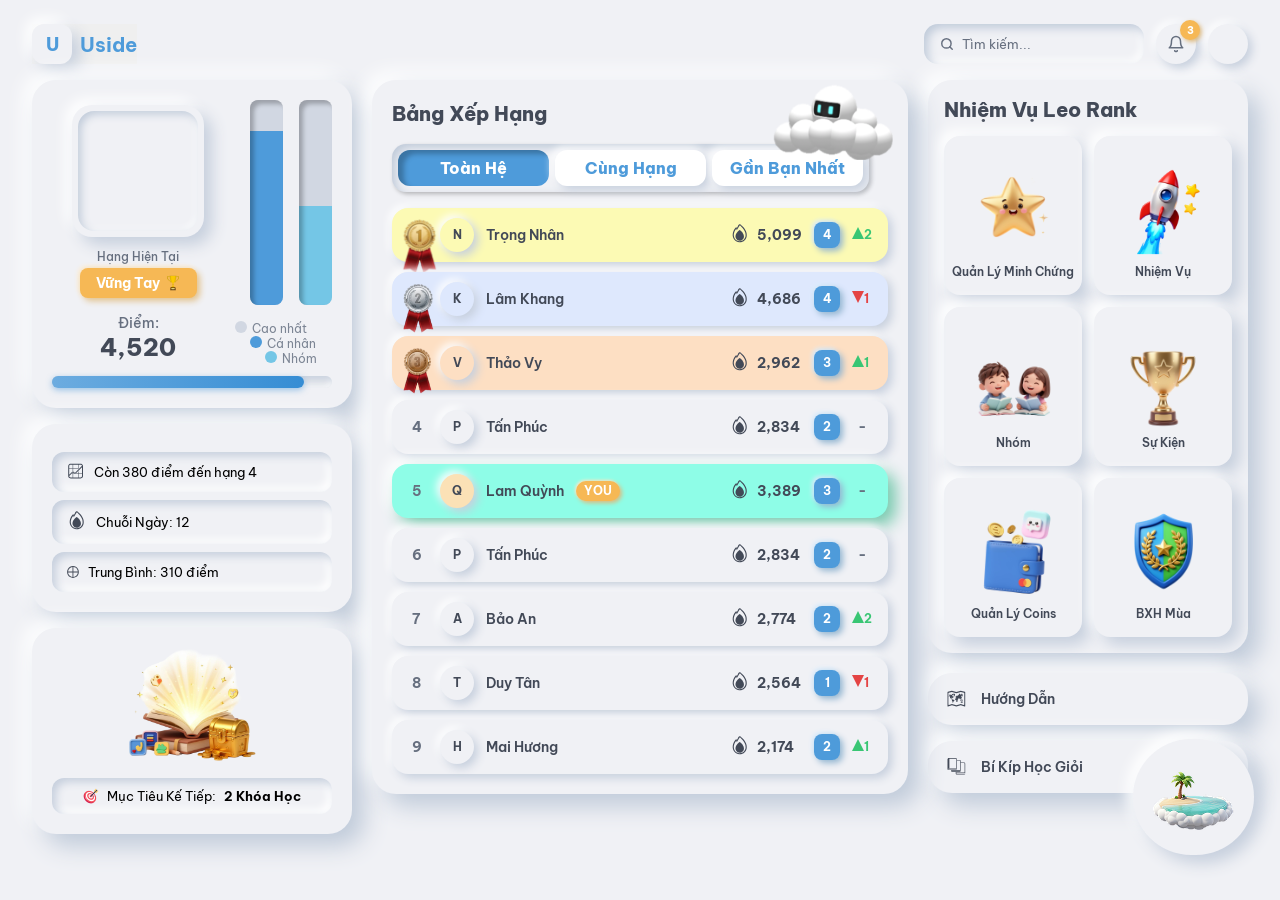
<file: index.html>
<!DOCTYPE html>
<html lang="en">
<head>
    <meta charset="UTF-8">
    <meta name="viewport" content="width=device-width, initial-scale=1.0">
    <link rel="preconnect" href="https://fonts.googleapis.com">
    <link rel="preconnect" href="https://fonts.gstatic.com" crossorigin>
    <link href="https://fonts.googleapis.com/css2?family=Atkinson+Hyperlegible:ital,wght@0,400;0,700;1,400;1,700&family=Be+Vietnam+Pro:ital,wght@0,100;0,200;0,300;0,400;0,500;0,600;0,700;0,800;0,900;1,100;1,200;1,300;1,400;1,500;1,600;1,700;1,800;1,900&family=Inter:ital,opsz,wght@0,14..32,100..900;1,14..32,100..900&family=Kaushan+Script&family=Michroma&family=Montserrat:ital,wght@0,100..900;1,100..900&family=Mountains+of+Christmas:wght@400;700&family=Mulish:ital,wght@0,200..1000;1,200..1000&family=Open+Sans:ital,wght@0,300..800;1,300..800&family=Poppins:ital,wght@0,100;0,200;0,300;0,400;0,500;0,600;0,700;0,800;0,900;1,100;1,200;1,300;1,400;1,500;1,600;1,700;1,800;1,900&family=Roboto:ital,wght@0,100..900;1,100..900&display=swap" rel="stylesheet">
    <link rel="stylesheet" href="./css/trangchu.css">
    <title>Funny</title>
</head>
<body>
    <header>
        <button class="logo">
            <div class="inner-logo1">U</div>   
            <div class="inner-logo2">Uside</div>   
        </button>
        <div class="component">
            <div class="searchbox">
                <div class="kinhlup"></div>
                <input type="text" placeholder="Tìm kiếm...">
            </div>
            <div class="notification">
                <div class="bell"></div>
                <div class="new">3</div>
            </div>
            <div class="avatar"></div>
        </div>
    </header>
    <section class="main">
        <div class="left-main">
            <div class="card profile-card">
                <div class="inner-profile-card">
                    <div class="profile-left">
                        <div class="avatar-big">
                            <div class="inner-avatar-big"></div>
                        </div>
                    
                        <div class="rank-info">
                            <p>Hạng Hiện Tại</p>
                            <div class="rank-badge">Vững Tay <img src="img/rank/cup.png"></div>
                        </div>
                        <div class="score">
                            <p>Điểm:</p>
                            <h2>4,520</h2>
                        </div>
                    </div>
                    <div class="profile-right">
                        <div class="rank-bars">
                            <div class="bar-box">
                                <div class="bar"></div>
                                <div class="bar1"></div>
                            </div>
                            <div class="bar-box">
                                <div class="bar"></div>
                                <div class="bar2"></div>
                            </div>
                        </div>
                        <div class="rank-type">
                            <div class="dot1-box"><span class="dot"></span> Cao nhất</div>
                            <div class="dot2-box"><span class="dot"></span> Cá nhân</div>
                            <div class="dot3-box"><span class="dot"></span> Nhóm</div>
                        </div>
                    </div>
                </div>

                <div class="progress-line"><div class="inner-progress-line"></div></div>

            </div>

            <div class="card progress-card">

                <div class="progress-item">
                    <img src="img/rank/bieudo.svg">
                    Còn 380 điểm đến hạng 4
                </div>

                <div class="progress-item">
                    <img src="img/rank/fire.svg">
                    Chuỗi Ngày: 12 
                </div>

                <div class="progress-item">
                    <img src="img/rank/trungbinh.svg">
                    Trung Bình: 310 điểm
                </div>

            </div>

            <div class="card goal-card">

                <div class="goal-image"></div>

                <div class="goal-text">
                    <img src="img/rank/target.png">
                    Mục Tiêu Kế Tiếp: <b>2 Khóa Học</b>
                </div>

            </div>
        </div>

        <div class="center-main">
            <div class="card leaderboard">
                <img src="img/rank/uside.svg" class="uside">
                <div class="leaderboard-header">Bảng Xếp Hạng</div>
                <div class="leaderboard-choose">
                    <button class="leaderboard-choose-btn active">Toàn Hệ</button>
                    <button class="leaderboard-choose-btn">Cùng Hạng</button>
                    <button class="leaderboard-choose-btn">Gần Bạn Nhất</button>
                </div>
                <div class="leaderboard-list">
                    <div class="rank-item gold">
                        <div class="left">
                            <img src="img/rank/no1.svg" class="rank">
                            <div class="avatar">N</div>
                            <div class="name">Trọng Nhân</div>
                        </div>
                        <div class="right">
                            <div class="outer-point">
                                <img src="img/rank/fire.svg">
                                <div class="point">6.800</div>
                            </div>
                            <div class="level">4</div>
                            <div class="change-green">
                                <div class="change1"></div>
                                <div class="change2">2</div>
                            </div>
                        </div>
                    </div>

                    <div class="rank-item silver">
                        <div class="left">
                            <img src="img/rank/no2.svg" class="rank">
                            <div class="avatar">K</div>
                            <div class="name">Lâm Khang</div>
                        </div>
                        <div class="right">
                            <div class="outer-point">
                                <img src="img/rank/fire.svg">
                                <div class="point">6.250</div>
                            </div>
                            <div class="level">4</div>
                            <div class="change-red">
                                <div class="change1"></div>
                                <div class="change2">1</div>
                            </div>
                        </div>
                    </div>
                    
                    <div class="rank-item copper">
                        <div class="left">
                            <img src="img/rank/no3.svg" class="rank">
                            <div class="avatar">V</div>
                            <div class="name">Thảo Vy</div>
                        </div>
                        <div class="right">
                            <div class="outer-point">
                                <img src="img/rank/fire.svg">
                                <div class="point">3.950</div>
                            </div>
                            <div class="level">3</div>
                            <div class="change-green">
                                <div class="change1"></div>
                                <div class="change2">1</div>
                            </div>
                        </div>
                    </div>

                    <div class="rank-item normal">
                        <div class="left">
                            <div class="rank1">4</div>
                            <div class="avatar">P</div>
                            <div class="name">Tấn Phúc</div>
                        </div>
                        <div class="right">
                            <div class="outer-point">
                                <img src="img/rank/fire.svg">
                                <div class="point">3.780</div>
                            </div>
                            <div class="level">2</div>
                            <div class="change-gray">-</div>
                        </div>
                    </div>

                    <div class="rank-item myacc">
                        <div class="left">
                            <div class="rank1">5</div>
                            <div class="avatar">Q</div>
                            <div class="name">Lam Quỳnh</div>
                            <div class="you">YOU</div>
                        </div>
                        <div class="right">
                            <div class="outer-point">
                                <img src="img/rank/fire.svg">
                                <div class="point">4.520</div>
                            </div>
                            <div class="level">3</div>
                            <div class="change-gray">-</div>
                        </div>
                    </div>

                    <div class="rank-item normal">
                        <div class="left">
                            <div class="rank1">6</div>
                            <div class="avatar">P</div>
                            <div class="name">Tấn Phúc</div>
                        </div>
                        <div class="right">
                            <div class="outer-point">
                                <img src="img/rank/fire.svg">
                                <div class="point">3.780</div>
                            </div>
                            <div class="level">2</div>
                            <div class="change-gray">-</div>
                        </div>
                    </div>

                    <div class="rank-item normal">
                        <div class="left">
                            <div class="rank1">7</div>
                            <div class="avatar">A</div>
                            <div class="name">Bảo An</div>
                        </div>
                        <div class="right">
                            <div class="outer-point">
                                <img src="img/rank/fire.svg">
                                <div class="point">3.700</div>
                            </div>
                            <div class="level">2</div>
                            <div class="change-green">
                                <div class="change1"></div>
                                <div class="change2">2</div>
                            </div>
                        </div>
                    </div>

                    <div class="rank-item normal">
                        <div class="left">
                            <div class="rank1">8</div>
                            <div class="avatar">T</div>
                            <div class="name">Duy Tân</div>
                        </div>
                        <div class="right">
                            <div class="outer-point">
                                <img src="img/rank/fire.svg">
                                <div class="point">3.420</div>
                            </div>
                            <div class="level">1</div>
                            <div class="change-red">
                                <div class="change1"></div>
                                <div class="change2">1</div>
                            </div>
                        </div>
                    </div>

                    <div class="rank-item normal">
                        <div class="left">
                            <div class="rank1">9</div>
                            <div class="avatar">H</div>
                            <div class="name">Mai Hương</div>
                        </div>
                        <div class="right">
                            <div class="outer-point">
                                <img src="img/rank/fire.svg">
                                <div class="point">2.900</div>
                            </div>
                            <div class="level">2</div>
                            <div class="change-green">
                                <div class="change1"></div>
                                <div class="change2">1</div>
                            </div>
                        </div>
                    </div>
                </div>
            </div>
        </div>

        <div class="right-main">
            <div class="main-card">
                <div class="main-card-header">Nhiệm Vụ Leo Rank</div>
                <div class="misson-box">
                    <div class="misson-item"><img src="img/rank/Nhiệm Vụ Dễ.svg"> Quản Lý Minh Chứng</div>
                    <div class="misson-item" onclick="window.location.href='duty.html'"><img src="img/rank/Nhiệm Vụ Khó.svg"> Nhiệm Vụ</div>
                    <div class="misson-item" onclick="window.location.href='discover.html'"><img src="img/rank/Nhiệm Vụ Nhóm.svg"> Nhóm</div>
                    <div class="misson-item"><img src="img/rank/Giải Đấu.svg"> Sự Kiện</div>
                    <div class="misson-item"><img src="img/rank/Nạp Thẻ.svg"> Quản Lý Coins</div>
                    <div class="misson-item"><img src="img/rank/BXH Mùa.svg"> BXH Mùa</div>
                </div>
            </div>

            <div class="card guide-card">
                <img src="img/rank/map.svg">
                Hướng Dẫn
            </div>

            <div class="card tips-card">
                <img src="img/rank/bikip.svg">
                Bí Kíp Học Giỏi
            </div>
        </div>
    </section>
    <div class="FAB"><img src="img/rank/Tropical Island.png"></div>
    <script src="./js/trangchu.js"></script>
</body>
</html>
</file>
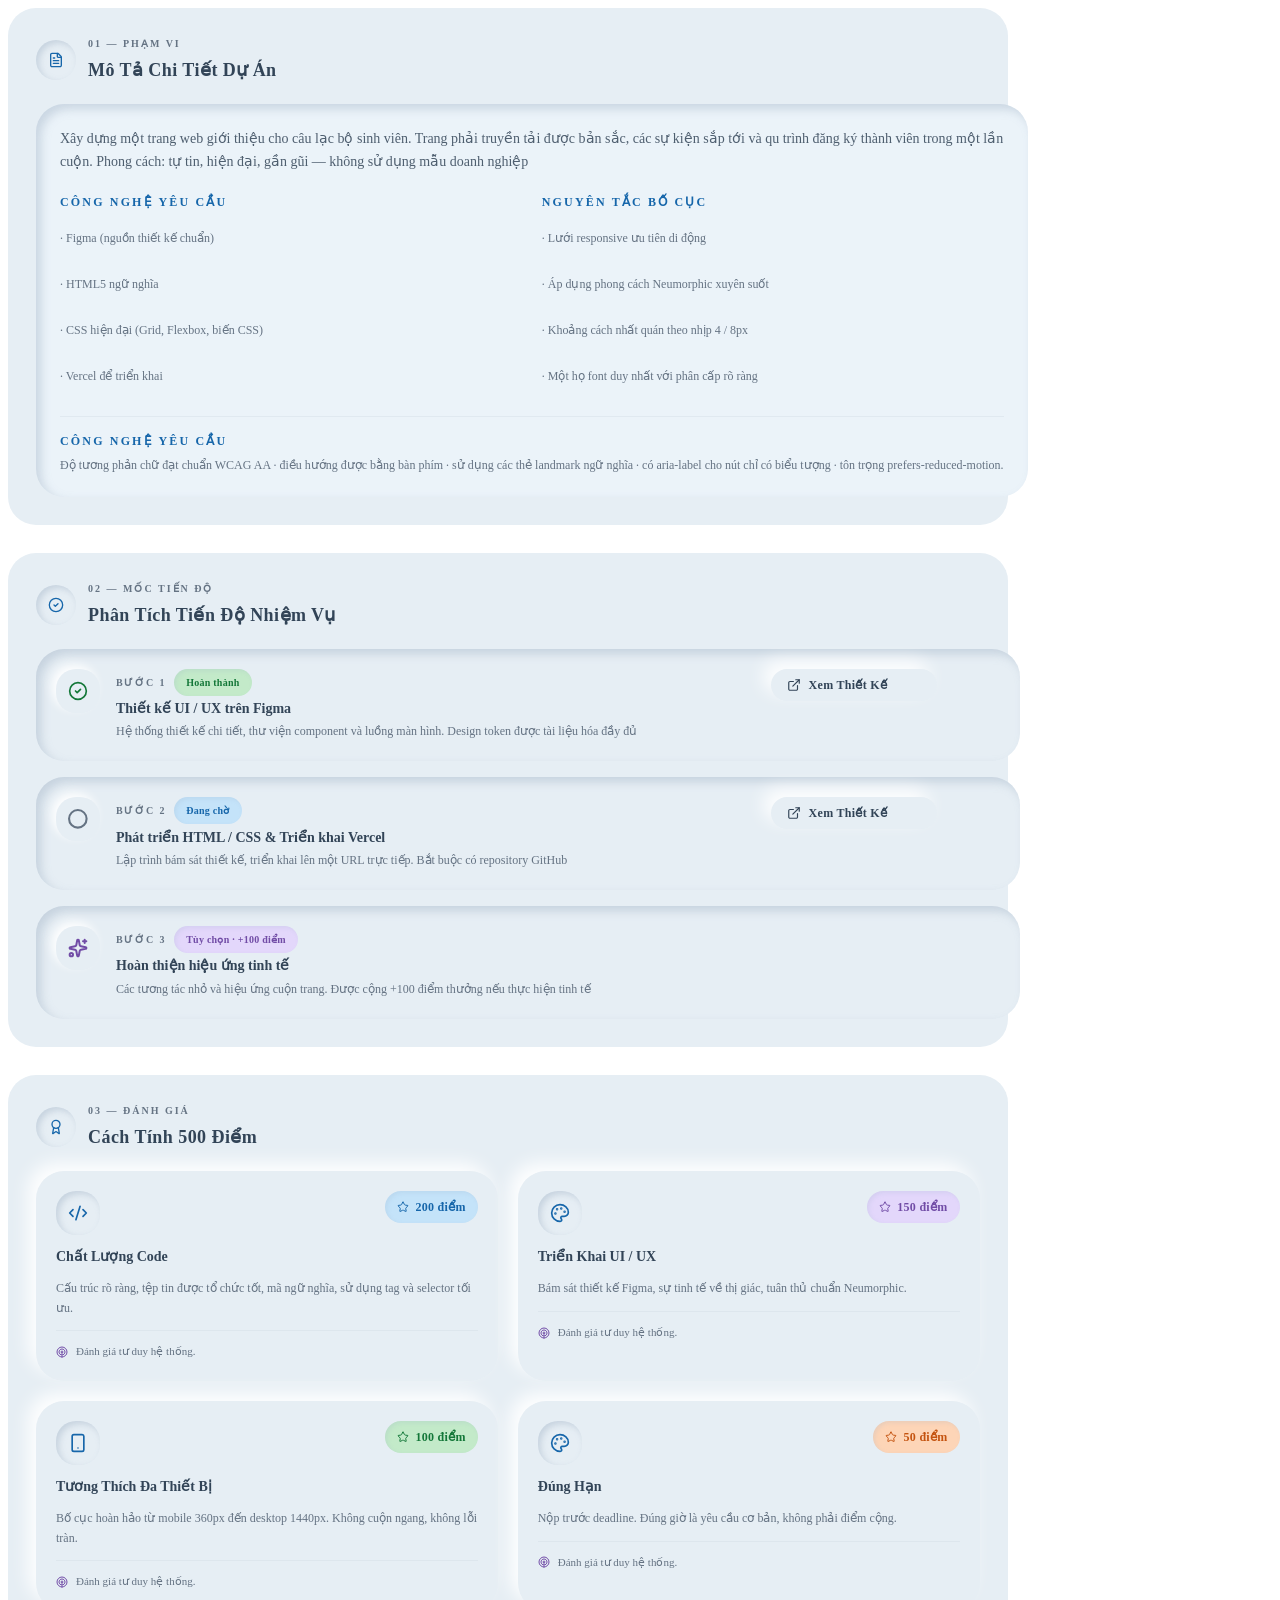
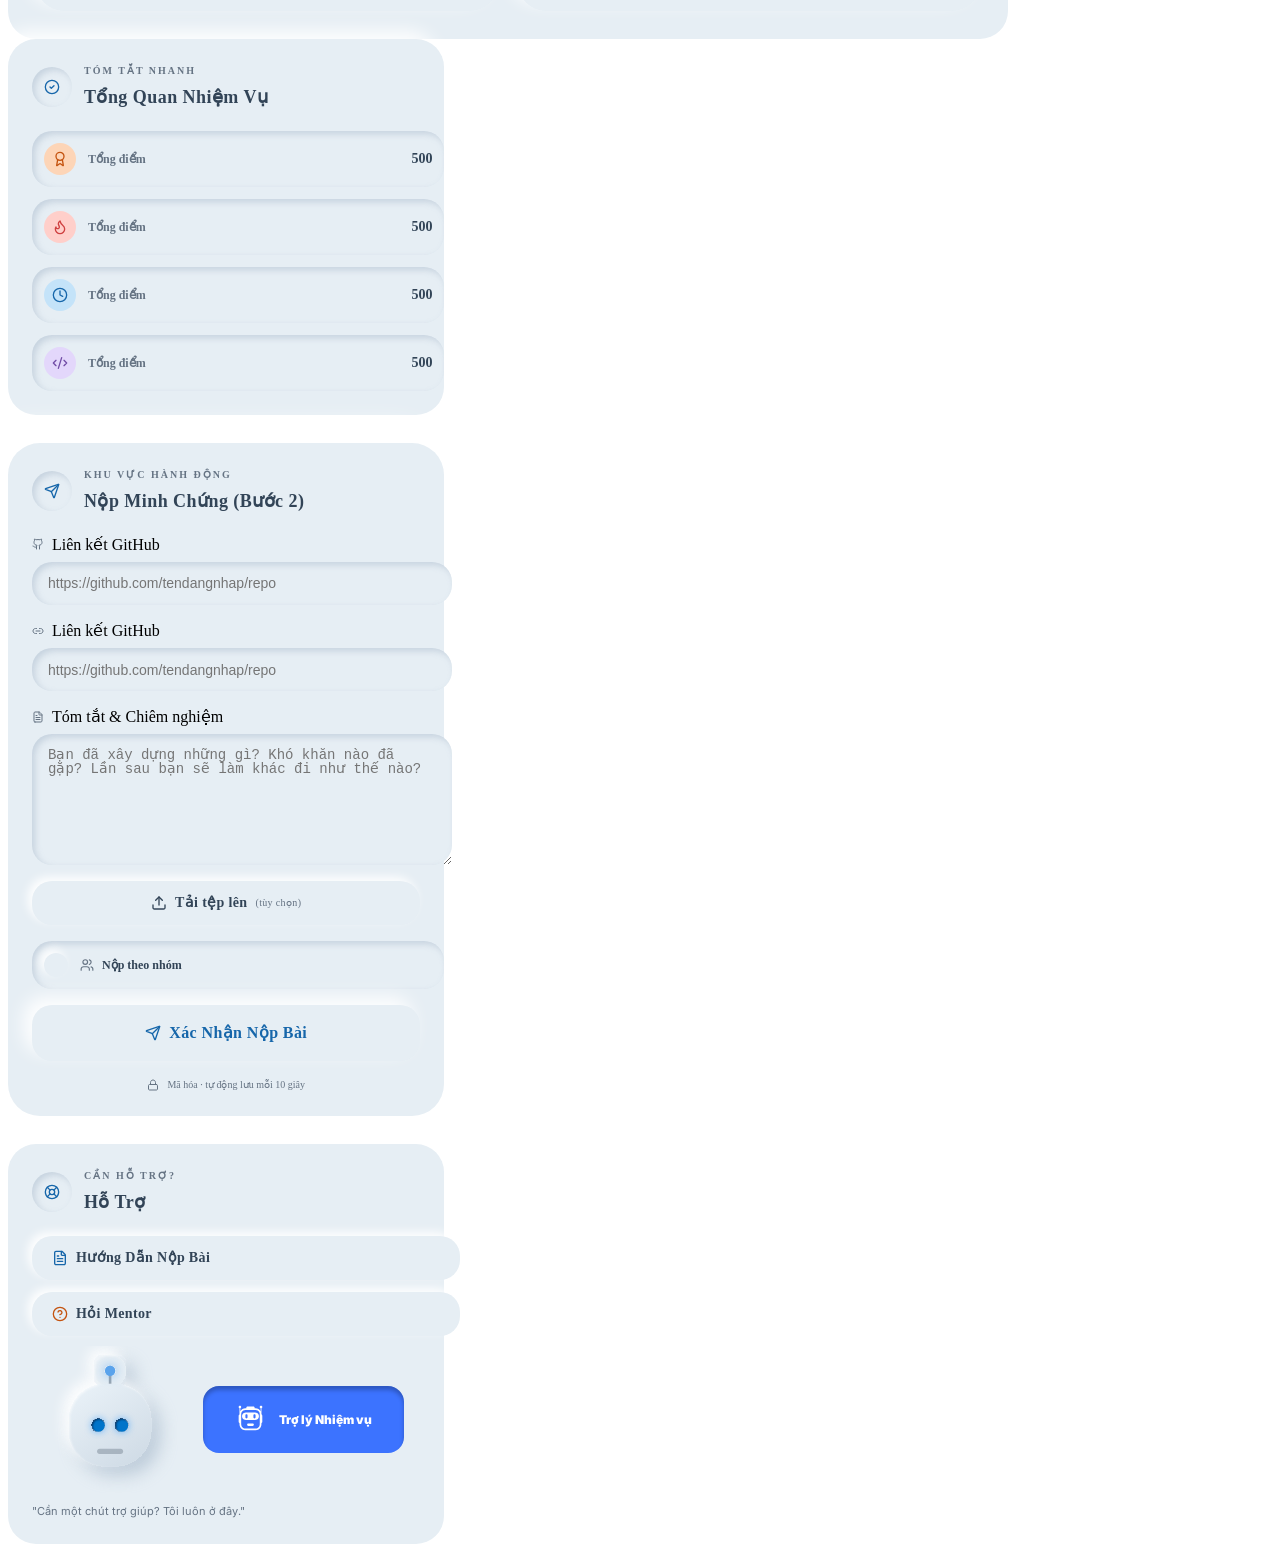
<file: card-details.html>
<!DOCTYPE html>
<html lang="en">
<head>
    <meta charset="UTF-8">
    <meta name="viewport" content="width=device-width, initial-scale=1.0">
    <title>Document</title>
    <link rel="stylesheet" href="css/card-details.css">
</head>
<body>
    <div class="container1">

        <div class="description">
            <div class="detail-title">
                <div class="detail-title-avt">
                    <div class="detail-title-avt-ico title-avt-ico-doc"></div>
                </div>
                <div class="detail-title-right">
                    <div class="detail-title-right-top">01 — Phạm vi</div>
                    <div class="detail-title-right-bottom">Mô Tả Chi Tiết Dự Án</div>
                </div>
            </div>
            <div class="description-container">
                <div class="description-top">Xây dựng một trang web giới thiệu cho câu lạc bộ sinh viên. Trang phải truyền tải được bản sắc, các sự kiện sắp tới và qu
trình đăng ký thành viên trong một lần cuộn. Phong cách: tự tin, hiện đại, gần gũi — không sử dụng mẫu doanh nghiệp</div>
                <div class="description-cen">
                    <div class="description-cen-box">
                        <div class="description-cen-box-title">Công nghệ yêu cầu</div>
                        <div class="description-cen-box-content">
                            <p>· Figma (nguồn thiết kế chuẩn)</p>
                            <p>· HTML5 ngữ nghĩa</p>
                            <p>· CSS hiện đại (Grid, Flexbox, biến CSS)</p>
                            <p>· Vercel để triển khai</p>
                        </div>
                    </div>
                    <div class="description-cen-box">
                        <div class="description-cen-box-title">Nguyên tắc bố cục</div>
                        <div class="description-cen-box-content">
                            <p>· Lưới responsive ưu tiên di động</p>
                            <p>· Áp dụng phong cách Neumorphic xuyên suốt</p>
                            <p>· Khoảng cách nhất quán theo nhịp 4 / 8px</p>
                            <p>· Một họ font duy nhất với phân cấp rõ ràng</p>
                        </div>
                    </div>
                </div>
                <div class="description-bottom">
                    <div class="description-cen-box-title">Công nghệ yêu cầu</div>
                    <div class="description-bottom-text">Độ tương phản chữ đạt chuẩn WCAG AA · điều hướng được bằng bàn phím · sử dụng các thẻ landmark ngữ nghĩa · có aria-label cho nút chỉ có biểu tượng · tôn trọng prefers-reduced-motion.</div>
                </div>
            </div>
        </div>

        <div class = "mission">
            <div class="detail-title">
                <div class="detail-title-avt">
                    <div class="detail-title-avt-ico title-avt-ico-mission"></div>
                </div>
                <div class="detail-title-right">
                    <div class="detail-title-right-top">02 — Mốc tiến độ</div>
                    <div class="detail-title-right-bottom">Phân Tích Tiến Độ Nhiệm Vụ</div>
                </div>
            </div>
            <div class="mission-steps">
                <div class="mission-step">
                    <div class="mission-step-avt">
                        <div class="mission-step-avt-ico step-avt-ico-tick"></div>
                    </div>
                    <div class="mission-step-content">
                        <div class="mission-step-content-top">
                            <div class="mission-step-content-top-text">Bước 1</div>
                            <div class="mission-step-content-top-tag tag-finish">Hoàn thành</div>
                        </div>
                        <div class="mission-step-content-title">Thiết kế UI / UX trên Figma</div>
                        <div class="mission-step-content-text">Hệ thống thiết kế chi tiết, thư viện component và luồng màn hình. Design token được tài liệu hóa đầy đủ</div>
                    </div>
                    <div class="mission-step-link">
                        <div class="mission-step-link-ico"></div>
                        <div class="mission-step-link-text">Xem Thiết Kế</div>
                    </div>
                </div>
                <div class="mission-step">
                    <div class="mission-step-avt">
                        <div class="mission-step-avt-ico step-avt-ico-circel"></div>
                    </div>
                    <div class="mission-step-content">
                        <div class="mission-step-content-top">
                            <div class="mission-step-content-top-text">Bước 2</div>
                            <div class="mission-step-content-top-tag tag-wait">Đang chờ</div>
                        </div>
                        <div class="mission-step-content-title">Phát triển HTML / CSS & Triển khai Vercel</div>
                        <div class="mission-step-content-text">Lập trình bám sát thiết kế, triển khai lên một URL trực tiếp. Bắt buộc có repository GitHub</div>
                    </div>
                    <div class="mission-step-link">
                        <div class="mission-step-link-ico"></div>
                        <div class="mission-step-link-text">Xem Thiết Kế</div>
                    </div>
                </div>
                <div class="mission-step">
                    <div class="mission-step-avt">
                        <div class="mission-step-avt-ico step-avt-ico-gemini"></div>
                    </div>
                    <div class="mission-step-content">
                        <div class="mission-step-content-top">
                            <div class="mission-step-content-top-text">Bước 3</div>
                            <div class="mission-step-content-top-tag tag-custom">Tùy chọn · +100 điểm</div>
                        </div>
                        <div class="mission-step-content-title">Hoàn thiện hiệu ứng tinh tế</div>
                        <div class="mission-step-content-text">Các tương tác nhỏ và hiệu ứng cuộn trang. Được cộng +100 điểm thưởng nếu thực hiện tinh tế</div>
                    </div>
                </div>
            </div>
        </div>
        

        <div class="rate">
            <div class="detail-title">
                <div class="detail-title-avt">
                    <div class="detail-title-avt-ico title-avt-ico-achive"></div>
                </div>
                <div class="detail-title-right">
                    <div class="detail-title-right-top">03 — Đánh giá</div>
                    <div class="detail-title-right-bottom">Cách Tính 500 Điểm</div>
                </div>
            </div>
            <div class="rate-container">
                <div class="rate-colum">
                    <div class="rate-box">
                        <div class="rate-box-top">
                            <div class="rate-box-top-avt">
                                <div class="rate-box-top-avt-ico avt-ico-script"></div>
                            </div>
                            <div class="rate-box-top-tag tag-blue">
                                <div class="rate-box-top-tag-ico"></div>
                                <div class="rate-box-top-tag-text">200 điểm</div>
                            </div>
                        </div>
                        <div class="rate-box-title">Chất Lượng Code</div>
                        <div class="rate-box-text">Cấu trúc rõ ràng, tệp tin được tổ chức tốt, mã ngữ nghĩa, sử dụng tag và selector tối ưu.</div>
                        <div class="rate-box-bottom">
                            <div class="rate-box-bottom-ico"></div>
                            <div class="rate-box-bottom-text">Đánh giá tư duy hệ thống.</div>
                        </div>
                    </div>
                    
                    <div class="rate-box">
                        <div class="rate-box-top">
                            <div class="rate-box-top-avt">
                                <div class="rate-box-top-avt-ico avt-ico-paint"></div>
                            </div>
                            <div class="rate-box-top-tag tag-purple">
                                <div class="rate-box-top-tag-ico"></div>
                                <div class="rate-box-top-tag-text">150 điểm</div>
                            </div>
                        </div>
                        <div class="rate-box-title">Triển Khai UI / UX</div>
                        <div class="rate-box-text">Bám sát thiết kế Figma, sự tinh tế về thị giác, tuân thủ chuẩn Neumorphic.</div>
                        <div class="rate-box-bottom">
                            <div class="rate-box-bottom-ico"></div>
                            <div class="rate-box-bottom-text">Đánh giá tư duy hệ thống.</div>
                        </div>
                    </div>
                </div>


                <div class="rate-colum">
                    <div class="rate-box">
                        <div class="rate-box-top">
                            <div class="rate-box-top-avt">
                                <div class="rate-box-top-avt-ico avt-ico-phone"></div>
                            </div>
                            <div class="rate-box-top-tag tag-green">
                                <div class="rate-box-top-tag-ico"></div>
                                <div class="rate-box-top-tag-text">100 điểm</div>
                            </div>
                        </div>
                        <div class="rate-box-title">Tương Thích Đa Thiết Bị</div>
                        <div class="rate-box-text">Bố cục hoàn hảo từ mobile 360px đến desktop 1440px. Không cuộn ngang, không lỗi tràn.</div>
                        <div class="rate-box-bottom">
                            <div class="rate-box-bottom-ico"></div>
                            <div class="rate-box-bottom-text">Đánh giá tư duy hệ thống.</div>
                        </div>
                    </div>
                    
                    <div class="rate-box">
                        <div class="rate-box-top">
                            <div class="rate-box-top-avt">
                                <div class="rate-box-top-avt-ico avt-ico-paint"></div>
                            </div>
                            <div class="rate-box-top-tag tag-ogrange">
                                <div class="rate-box-top-tag-ico"></div>
                                <div class="rate-box-top-tag-text">50 điểm</div>
                            </div>
                        </div>
                        <div class="rate-box-title">Đúng Hạn</div>
                        <div class="rate-box-text">Nộp trước deadline. Đúng giờ là yêu cầu cơ bản, không phải điểm cộng.</div>
                        <div class="rate-box-bottom">
                            <div class="rate-box-bottom-ico"></div>
                            <div class="rate-box-bottom-text">Đánh giá tư duy hệ thống.</div>
                        </div>
                    </div>
                </div>
            </div>
        </div>
      
        
    </div>
    <div class="container2">

        <div class="overview">
            <div class="detail-title">
                <div class="detail-title-avt">
                    <div class="detail-title-avt-ico title-avt-ico-mission"></div>
                </div>
                <div class="detail-title-right">
                    <div class="detail-title-right-top">Tóm tắt nhanh</div>
                    <div class="detail-title-right-bottom">Tổng Quan Nhiệm Vụ</div>
                </div>
            </div>
            <div class="overview-container">
                <div class="overview-box">
                    <div class="overview-box-left">
                        <div class="overview-box-left-avt overview-achive">
                            <div class="overview-box-left-avt-ico"></div>
                        </div>
                        <div class="overview-box-text">Tổng điểm</div>
                    </div>
                    <div class="overview-box-right">500</div>
                </div>

                <div class="overview-box">
                    <div class="overview-box-left">
                        <div class="overview-box-left-avt overview-fire">
                            <div class="overview-box-left-avt-ico"></div>
                        </div>
                        <div class="overview-box-text">Tổng điểm</div>
                    </div>
                    <div class="overview-box-right">500</div>
                </div>

                <div class="overview-box">
                    <div class="overview-box-left">
                        <div class="overview-box-left-avt overview-clock">
                            <div class="overview-box-left-avt-ico"></div>
                        </div>
                        <div class="overview-box-text">Tổng điểm</div>
                    </div>
                    <div class="overview-box-right">500</div>
                </div>

                <div class="overview-box">
                    <div class="overview-box-left">
                        <div class="overview-box-left-avt overview-script">
                            <div class="overview-box-left-avt-ico"></div>
                        </div>
                        <div class="overview-box-text">Tổng điểm</div>
                    </div>
                    <div class="overview-box-right">500</div>
                </div>
            </div>
        </div>


        <div class="upload">
            <div class="detail-title">
                <div class="detail-title-avt">
                    <div class="detail-title-avt-ico title-avt-ico-tel"></div>
                </div>
                <div class="detail-title-right">
                    <div class="detail-title-right-top">Khu vực hành động</div>
                    <div class="detail-title-right-bottom">Nộp Minh Chứng (Bước 2)</div>
                </div>
            </div>
            <div class="upload-container">
                <div class="upload-inp">
                    <div class="upload-inp-title">
                        <div class="upload-inp-title-ico ico-github"></div>
                        <div class="upload-inp-title-text">Liên kết GitHub</div>
                    </div>
                    <input class="upload-inp-input" placeholder="https://github.com/tendangnhap/repo"></input>
                </div>

                <div class="upload-inp">
                    <div class="upload-inp-title">
                        <div class="upload-inp-title-ico ico-link"></div>
                        <div class="upload-inp-title-text">Liên kết GitHub</div>
                    </div>
                    <input class="upload-inp-input" placeholder="https://github.com/tendangnhap/repo"></input>
                </div>

                <div class="upload-inp">
                    <div class="upload-inp-title">
                        <div class="upload-inp-title-ico ico-doc"></div>
                        <div class="upload-inp-title-text">Tóm tắt & Chiêm nghiệm</div>
                    </div>
                    <textarea class="upload-inp-textare" placeholder="Bạn đã xây dựng những gì? Khó khăn nào đã gặp? Lần sau bạn sẽ làm khác đi như thế nào?"></textarea>
                </div>

                <a href="#" class="upload-sub">
                    <div class="upload-sub-ico"></div>
                    <div class="upload-sub-text">Tải tệp lên</div>
                    <div class="upload-sub-custom">(tùy chọn)</div>
                </a>

                <div class="upload-user">
                    <div class="upload-user-avt"></div>
                    <div class="upload-user-content">
                        <div class="upload-user-content-ico"></div>
                        <div class="upload-user-content-text">Nộp theo nhóm</div>
                    </div>
                </div>

                <a href="#" class="upload-submit">
                    <div class="upload-submit-ico"></div>
                    <div class="upload-submit-text">Xác Nhận Nộp Bài</div>
                </a>

                <div class="upload-bottom">
                    <div class="upload-bottom-ico"></div>
                    <div class="upload-bottom-text">Mã hóa · tự động lưu mỗi 10 giây</div>
                </div>
            </div>
        </div>


        <div class="support">
            <div class="detail-title">
                <div class="detail-title-avt">
                    <div class="detail-title-avt-ico title-avt-ico-support"></div>
                </div>
                <div class="detail-title-right">
                    <div class="detail-title-right-top">Cần hỗ trợ?</div>
                    <div class="detail-title-right-bottom">Hỗ Trợ</div>
                </div>
            </div>
            <div class="support-container">
                <div class="support-boxs">
                    <div class="support-box">
                        <div class="support-box-ico support-ico-doc"></div>
                        <div class="support-box-text">Hướng Dẫn Nộp Bài</div>
                    </div>
                    <div class="support-box">
                        <div class="support-box-ico support-ico-FAQ"></div>
                        <div class="support-box-text">Hỏi Mentor</div>
                    </div>
                </div>

                <div class="support-bots">
                    <img src="img/cardDetails/bot-big.svg" class="support-big" alt="">
                    <div class="support-btn">
                        <img src="img/cardDetails/bot-small.svg" alt="" class="bot-small">
                        <div class="support-btn-text">Trợ lý Nhiệm vụ </div>
                    </div>
                </div>
                
                <div class="support-text">"Cần một chút trợ giúp? Tôi luôn ở đây."</div>
            </div>
        </div>
        
    </div>




</body>
</html>
</file>
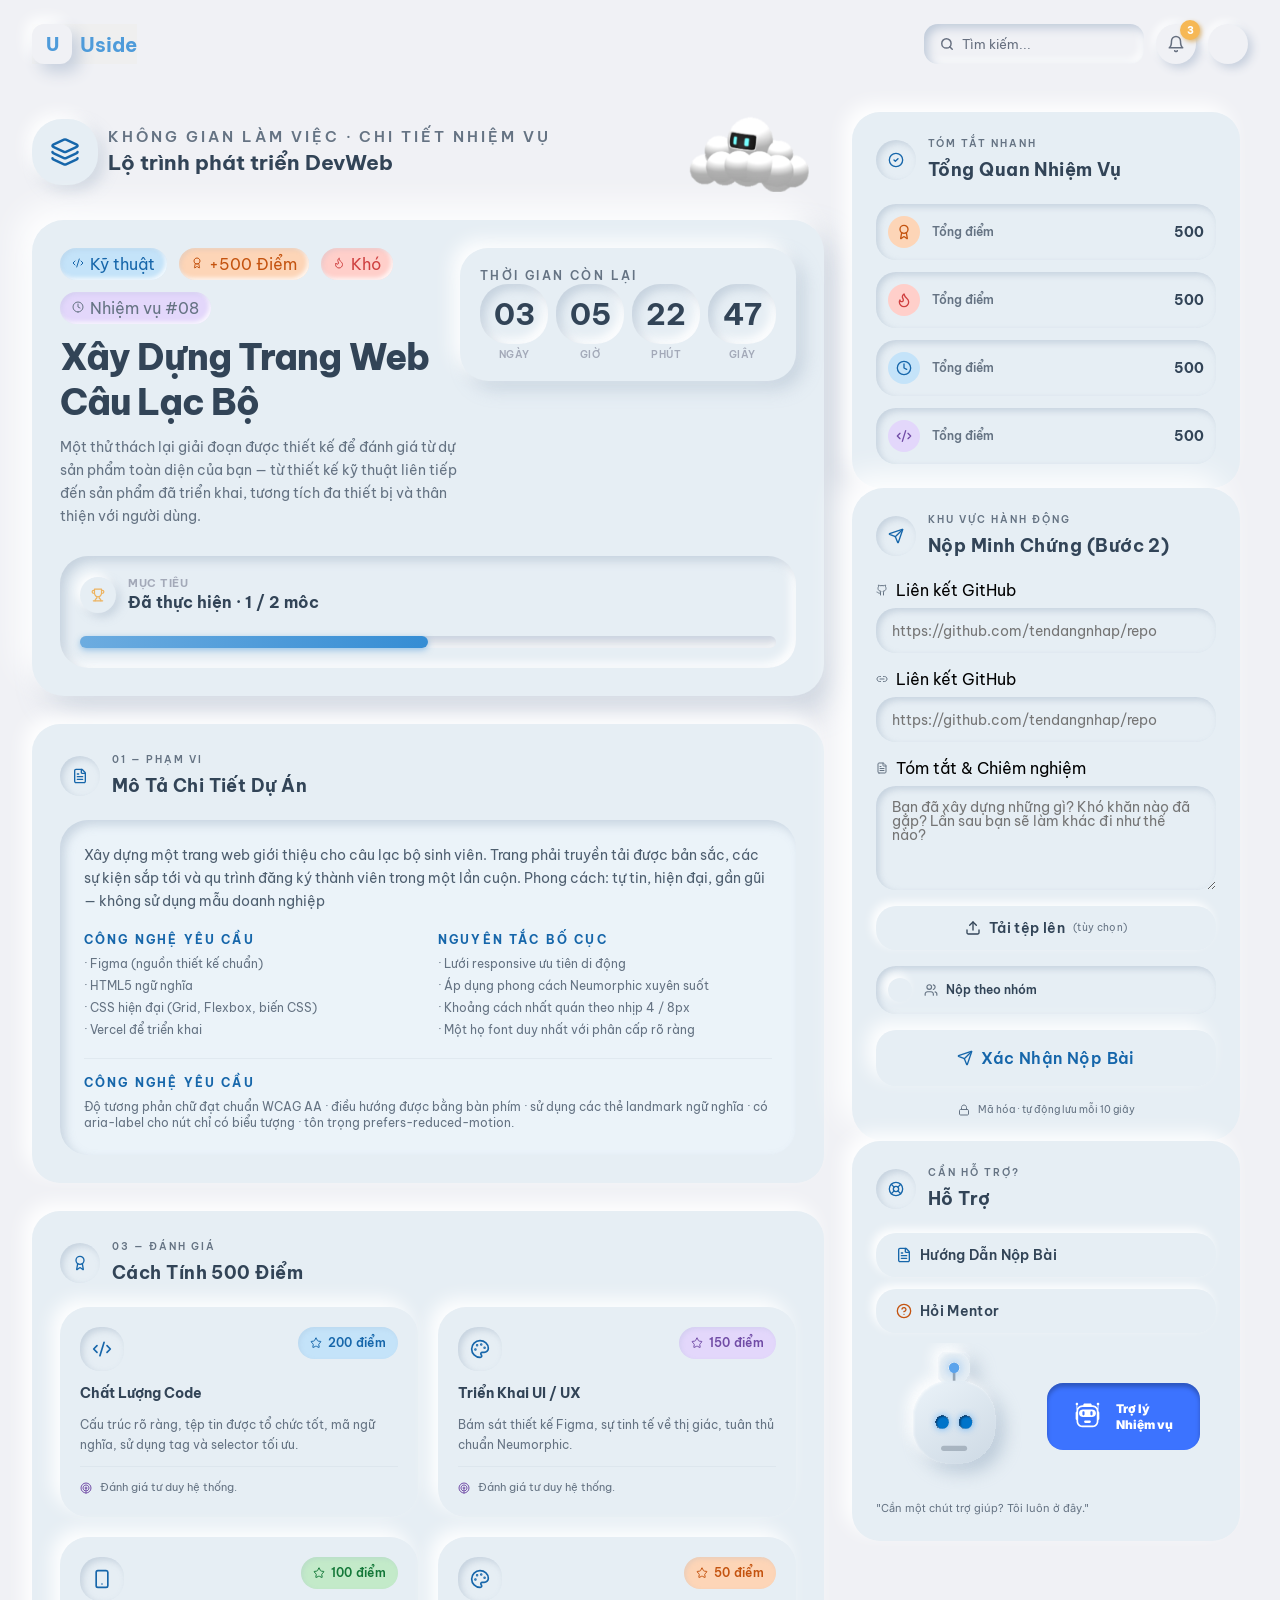
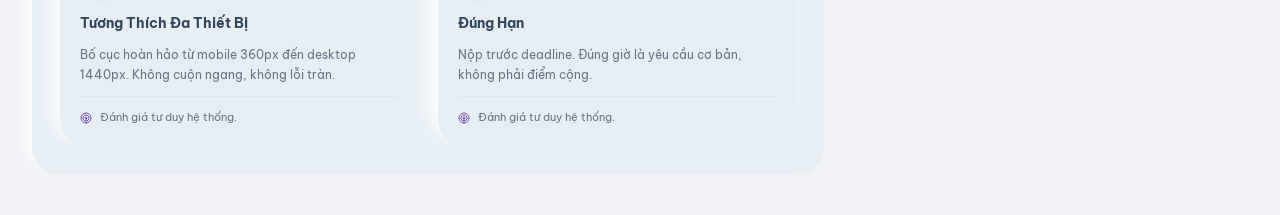
<file: detail.html>
<!DOCTYPE html>
<html lang="en">
<head>
    <meta charset="UTF-8">
    <meta name="viewport" content="width=device-width, initial-scale=1.0">
    <link rel="preconnect" href="https://fonts.googleapis.com">
    <link rel="preconnect" href="https://fonts.gstatic.com" crossorigin>
    <link href="https://fonts.googleapis.com/css2?family=Atkinson+Hyperlegible:ital,wght@0,400;0,700;1,400;1,700&family=Be+Vietnam+Pro:ital,wght@0,100;0,200;0,300;0,400;0,500;0,600;0,700;0,800;0,900;1,100;1,200;1,300;1,400;1,500;1,600;1,700;1,800;1,900&family=Inter:ital,opsz,wght@0,14..32,100..900;1,14..32,100..900&family=Kaushan+Script&family=Michroma&family=Montserrat:ital,wght@0,100..900;1,100..900&family=Mountains+of+Christmas:wght@400;700&family=Mulish:ital,wght@0,200..1000;1,200..1000&family=Open+Sans:ital,wght@0,300..800;1,300..800&family=Poppins:ital,wght@0,100;0,200;0,300;0,400;0,500;0,600;0,700;0,800;0,900;1,100;1,200;1,300;1,400;1,500;1,600;1,700;1,800;1,900&family=Roboto:ital,wght@0,100..900;1,100..900&display=swap" rel="stylesheet">
    <link rel="stylesheet" href="./css/detail.css">
    <link rel="stylesheet" href="./css/card-details.css">
    <title>chi tiết</title>
</head>
<body>
    <header>
        <button class="logo">
            <div class="inner-logo1">U</div>   
            <div class="inner-logo2">Uside</div>   
        </button>
        <div class="component">
            <div class="searchbox">
                <div class="kinhlup"></div>
                <input type="text" placeholder="Tìm kiếm...">
            </div>
            <div class="notification">
                <div class="bell"></div>
                <div class="new">3</div>
            </div>
            <div class="avatar"></div>
        </div>
    </header>
    <section class="main">
        <div class="left-main">
            <div class="intro-left-main">
                <div class="outer-intro-left-main">
                    <div class="inner-intro-left-main"><img src="img/detail/lotrinhphattriendevweb.svg"></div>
                    <div class="title-intro-left-main">
                        <div class="title1">Không gian làm việc · Chi tiết Nhiệm vụ</div>
                        <div class="title2">Lộ trình phát triển DevWeb</div>
                    </div>
                </div>
                <img src="img/rank/uside.svg" class="uside">
            </div>

            <div class="task-detail-card">
                <div class="outer-task-detail-card">
                    <div class="inner-task-detail-card">
                        <div class="badge-container">
                            <span class="badge badge-skill">
                                <span class="badge-icon"><img src="img/detail/code.svg"></span>
                                Kỹ thuật
                            </span>
                            <span class="badge badge-reward">
                                <span class="badge-icon"><img src="img/detail/badge.svg"></span>
                                +500 Điểm
                            </span>
                            <span class="badge badge-difficulty">
                                <span class="badge-icon"><img src="img/detail/fire.svg"></span>
                                Khó
                            </span>
                            <span class="badge badge-task-id">
                                <span class="badge-icon"><img src="img/detail/time.svg"></span>
                                Nhiệm vụ #08
                            </span>
                        </div>
                        <div class="task-header">
                            <h1 class="task-title">Xây Dựng Trang Web Câu Lạc Bộ</h1>
                            <p class="task-description">
                                Một thử thách lại giải đoạn được thiết kế để đánh giá từ dự sản phẩm toàn diện của bạn — từ thiết kế kỹ thuật liên tiếp đến sản phẩm đã triển khai, tương tích đa thiết bị và thân thiện với người dùng.
                            </p>
                        </div>
                    </div>
                    <div class="task-meta-container">
                        <div class="countdown-section">
                            <h3 class="section-label">THỜI GIAN CÒN LẠI</h3>
                            <div class="countdown">
                                <div class="countdown-item">
                                    <span class="countdown-value">03</span>
                                    <span class="countdown-label">NGÀY</span>
                                </div>
                                <div class="countdown-item">
                                    <span class="countdown-value">05</span>
                                    <span class="countdown-label">GIỜ</span>
                                </div>
                                <div class="countdown-item">
                                    <span class="countdown-value">22</span>
                                    <span class="countdown-label">PHÚT</span>
                                </div>
                                <div class="countdown-item">
                                    <span class="countdown-value">47</span>
                                    <span class="countdown-label">GIÂY</span>
                                </div>
                            </div>
                        </div>
                    </div>
                </div>
                <div class="progress-section">
                    <div class="progress-item">
                        <div class="progress-icon"><img src="img/detail/cup.svg"></div>
                        <div class="progress-content">
                            <div class="section-label">MỤC TIÊU</div>
                            <div class="progress-text">Đã thực hiện · 1 / 2 môc</div>
                        </div>
                    </div>
                    <div class="progress-line"><div class="inner-progress-line"></div></div>
                </div>
            </div>
            <div class="description">
                <div class="detail-title">
                    <div class="detail-title-avt">
                        <div class="detail-title-avt-ico title-avt-ico-doc"></div>
                    </div>
                    <div class="detail-title-right">
                        <div class="detail-title-right-top">01 — Phạm vi</div>
                        <div class="detail-title-right-bottom">Mô Tả Chi Tiết Dự Án</div>
                    </div>
                </div>
                <div class="description-container">
                    <div class="description-top">Xây dựng một trang web giới thiệu cho câu lạc bộ sinh viên. Trang phải truyền tải được bản sắc, các sự kiện sắp tới và qu
    trình đăng ký thành viên trong một lần cuộn. Phong cách: tự tin, hiện đại, gần gũi — không sử dụng mẫu doanh nghiệp</div>
                    <div class="description-cen">
                        <div class="description-cen-box">
                            <div class="description-cen-box-title">Công nghệ yêu cầu</div>
                            <div class="description-cen-box-content">
                                <p>· Figma (nguồn thiết kế chuẩn)</p>
                                <p>· HTML5 ngữ nghĩa</p>
                                <p>· CSS hiện đại (Grid, Flexbox, biến CSS)</p>
                                <p>· Vercel để triển khai</p>
                            </div>
                        </div>
                        <div class="description-cen-box">
                            <div class="description-cen-box-title">Nguyên tắc bố cục</div>
                            <div class="description-cen-box-content">
                                <p>· Lưới responsive ưu tiên di động</p>
                                <p>· Áp dụng phong cách Neumorphic xuyên suốt</p>
                                <p>· Khoảng cách nhất quán theo nhịp 4 / 8px</p>
                                <p>· Một họ font duy nhất với phân cấp rõ ràng</p>
                            </div>
                        </div>
                    </div>
                    <div class="description-bottom">
                        <div class="description-cen-box-title">Công nghệ yêu cầu</div>
                        <div class="description-bottom-text">Độ tương phản chữ đạt chuẩn WCAG AA · điều hướng được bằng bàn phím · sử dụng các thẻ landmark ngữ nghĩa · có aria-label cho nút chỉ có biểu tượng · tôn trọng prefers-reduced-motion.</div>
                    </div>
                </div>
            </div>
            <div class="rate">
                <div class="detail-title">
                    <div class="detail-title-avt">
                        <div class="detail-title-avt-ico title-avt-ico-achive"></div>
                    </div>
                    <div class="detail-title-right">
                        <div class="detail-title-right-top">03 — Đánh giá</div>
                        <div class="detail-title-right-bottom">Cách Tính 500 Điểm</div>
                    </div>
                </div>
                <div class="rate-container">
                    <div class="rate-colum">
                        <div class="rate-box">
                            <div class="rate-box-top">
                                <div class="rate-box-top-avt">
                                    <div class="rate-box-top-avt-ico avt-ico-script"></div>
                                </div>
                                <div class="rate-box-top-tag tag-blue">
                                    <div class="rate-box-top-tag-ico"></div>
                                    <div class="rate-box-top-tag-text">200 điểm</div>
                                </div>
                            </div>
                            <div class="rate-box-title">Chất Lượng Code</div>
                            <div class="rate-box-text">Cấu trúc rõ ràng, tệp tin được tổ chức tốt, mã ngữ nghĩa, sử dụng tag và selector tối ưu.</div>
                            <div class="rate-box-bottom">
                                <div class="rate-box-bottom-ico"></div>
                                <div class="rate-box-bottom-text">Đánh giá tư duy hệ thống.</div>
                            </div>
                        </div>
                        
                        <div class="rate-box">
                            <div class="rate-box-top">
                                <div class="rate-box-top-avt">
                                    <div class="rate-box-top-avt-ico avt-ico-paint"></div>
                                </div>
                                <div class="rate-box-top-tag tag-purple">
                                    <div class="rate-box-top-tag-ico"></div>
                                    <div class="rate-box-top-tag-text">150 điểm</div>
                                </div>
                            </div>
                            <div class="rate-box-title">Triển Khai UI / UX</div>
                            <div class="rate-box-text">Bám sát thiết kế Figma, sự tinh tế về thị giác, tuân thủ chuẩn Neumorphic.</div>
                            <div class="rate-box-bottom">
                                <div class="rate-box-bottom-ico"></div>
                                <div class="rate-box-bottom-text">Đánh giá tư duy hệ thống.</div>
                            </div>
                        </div>
                    </div>


                    <div class="rate-colum">
                        <div class="rate-box">
                            <div class="rate-box-top">
                                <div class="rate-box-top-avt">
                                    <div class="rate-box-top-avt-ico avt-ico-phone"></div>
                                </div>
                                <div class="rate-box-top-tag tag-green">
                                    <div class="rate-box-top-tag-ico"></div>
                                    <div class="rate-box-top-tag-text">100 điểm</div>
                                </div>
                            </div>
                            <div class="rate-box-title">Tương Thích Đa Thiết Bị</div>
                            <div class="rate-box-text">Bố cục hoàn hảo từ mobile 360px đến desktop 1440px. Không cuộn ngang, không lỗi tràn.</div>
                            <div class="rate-box-bottom">
                                <div class="rate-box-bottom-ico"></div>
                                <div class="rate-box-bottom-text">Đánh giá tư duy hệ thống.</div>
                            </div>
                        </div>
                        
                        <div class="rate-box">
                            <div class="rate-box-top">
                                <div class="rate-box-top-avt">
                                    <div class="rate-box-top-avt-ico avt-ico-paint"></div>
                                </div>
                                <div class="rate-box-top-tag tag-ogrange">
                                    <div class="rate-box-top-tag-ico"></div>
                                    <div class="rate-box-top-tag-text">50 điểm</div>
                                </div>
                            </div>
                            <div class="rate-box-title">Đúng Hạn</div>
                            <div class="rate-box-text">Nộp trước deadline. Đúng giờ là yêu cầu cơ bản, không phải điểm cộng.</div>
                            <div class="rate-box-bottom">
                                <div class="rate-box-bottom-ico"></div>
                                <div class="rate-box-bottom-text">Đánh giá tư duy hệ thống.</div>
                            </div>
                        </div>
                    </div>
                </div>
            </div>
        </div>
        <div class="right-main">
            <div class="overview">
                <div class="detail-title">
                    <div class="detail-title-avt">
                        <div class="detail-title-avt-ico title-avt-ico-mission"></div>
                    </div>
                    <div class="detail-title-right">
                        <div class="detail-title-right-top">Tóm tắt nhanh</div>
                        <div class="detail-title-right-bottom">Tổng Quan Nhiệm Vụ</div>
                    </div>
                </div>
                <div class="overview-container">
                    <div class="overview-box">
                        <div class="overview-box-left">
                            <div class="overview-box-left-avt overview-achive">
                                <div class="overview-box-left-avt-ico"></div>
                            </div>
                            <div class="overview-box-text">Tổng điểm</div>
                        </div>
                        <div class="overview-box-right">500</div>
                    </div>

                    <div class="overview-box">
                        <div class="overview-box-left">
                            <div class="overview-box-left-avt overview-fire">
                                <div class="overview-box-left-avt-ico"></div>
                            </div>
                            <div class="overview-box-text">Tổng điểm</div>
                        </div>
                        <div class="overview-box-right">500</div>
                    </div>

                    <div class="overview-box">
                        <div class="overview-box-left">
                            <div class="overview-box-left-avt overview-clock">
                                <div class="overview-box-left-avt-ico"></div>
                            </div>
                            <div class="overview-box-text">Tổng điểm</div>
                        </div>
                        <div class="overview-box-right">500</div>
                    </div>

                    <div class="overview-box">
                        <div class="overview-box-left">
                            <div class="overview-box-left-avt overview-script">
                                <div class="overview-box-left-avt-ico"></div>
                            </div>
                            <div class="overview-box-text">Tổng điểm</div>
                        </div>
                        <div class="overview-box-right">500</div>
                    </div>
                </div>
            </div>


            <div class="upload">
                <div class="detail-title">
                    <div class="detail-title-avt">
                        <div class="detail-title-avt-ico title-avt-ico-tel"></div>
                    </div>
                    <div class="detail-title-right">
                        <div class="detail-title-right-top">Khu vực hành động</div>
                        <div class="detail-title-right-bottom">Nộp Minh Chứng (Bước 2)</div>
                    </div>
                </div>
                <div class="upload-container">
                    <div class="upload-inp">
                        <div class="upload-inp-title">
                            <div class="upload-inp-title-ico ico-github"></div>
                            <div class="upload-inp-title-text">Liên kết GitHub</div>
                        </div>
                        <input class="upload-inp-input" placeholder="https://github.com/tendangnhap/repo"></input>
                    </div>

                    <div class="upload-inp">
                        <div class="upload-inp-title">
                            <div class="upload-inp-title-ico ico-link"></div>
                            <div class="upload-inp-title-text">Liên kết GitHub</div>
                        </div>
                        <input class="upload-inp-input" placeholder="https://github.com/tendangnhap/repo"></input>
                    </div>

                    <div class="upload-inp">
                        <div class="upload-inp-title">
                            <div class="upload-inp-title-ico ico-doc"></div>
                            <div class="upload-inp-title-text">Tóm tắt & Chiêm nghiệm</div>
                        </div>
                        <textarea class="upload-inp-textare" placeholder="Bạn đã xây dựng những gì? Khó khăn nào đã gặp? Lần sau bạn sẽ làm khác đi như thế nào?"></textarea>
                    </div>

                    <a href="#" class="upload-sub">
                        <div class="upload-sub-ico"></div>
                        <div class="upload-sub-text">Tải tệp lên</div>
                        <div class="upload-sub-custom">(tùy chọn)</div>
                    </a>

                    <div class="upload-user">
                        <div class="upload-user-avt"></div>
                        <div class="upload-user-content">
                            <div class="upload-user-content-ico"></div>
                            <div class="upload-user-content-text">Nộp theo nhóm</div>
                        </div>
                    </div>

                    <a href="#" class="upload-submit">
                        <div class="upload-submit-ico"></div>
                        <div class="upload-submit-text">Xác Nhận Nộp Bài</div>
                    </a>

                    <div class="upload-bottom">
                        <div class="upload-bottom-ico"></div>
                        <div class="upload-bottom-text">Mã hóa · tự động lưu mỗi 10 giây</div>
                    </div>
                </div>
            </div>


            <div class="support">
                <div class="detail-title">
                    <div class="detail-title-avt">
                        <div class="detail-title-avt-ico title-avt-ico-support"></div>
                    </div>
                    <div class="detail-title-right">
                        <div class="detail-title-right-top">Cần hỗ trợ?</div>
                        <div class="detail-title-right-bottom">Hỗ Trợ</div>
                    </div>
                </div>
                <div class="support-container">
                    <div class="support-boxs">
                        <div class="support-box">
                            <div class="support-box-ico support-ico-doc"></div>
                            <div class="support-box-text">Hướng Dẫn Nộp Bài</div>
                        </div>
                        <div class="support-box">
                            <div class="support-box-ico support-ico-FAQ"></div>
                            <div class="support-box-text">Hỏi Mentor</div>
                        </div>
                    </div>

                    <div class="support-bots">
                        <img src="img/cardDetails/bot-big.svg" class="support-big" alt="">
                        <div class="support-btn">
                            <img src="img/cardDetails/bot-small.svg" alt="" class="bot-small">
                            <div class="support-btn-text">Trợ lý Nhiệm vụ </div>
                        </div>
                    </div>
                    
                    <div class="support-text">"Cần một chút trợ giúp? Tôi luôn ở đây."</div>
                </div>
            </div>
        </div>
    </section>
</body>
</html>
</file>
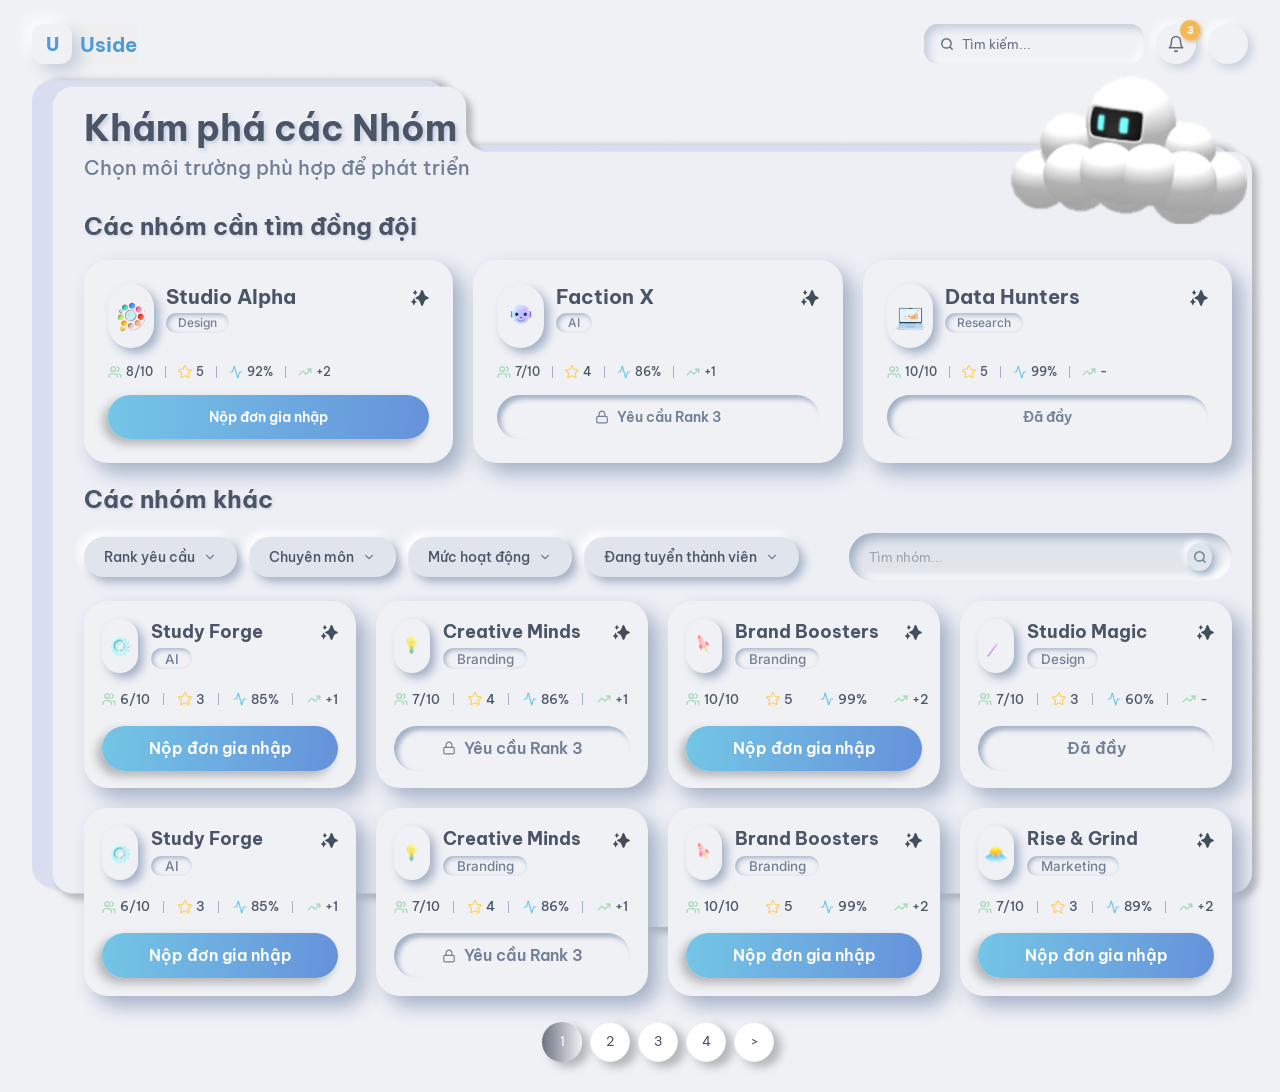
<file: discover.html>
<!DOCTYPE html>
<html lang="en">
<head>
    <meta charset="UTF-8">
    <meta name="viewport" content="width=device-width, initial-scale=1.0">
    <link rel="preconnect" href="https://fonts.googleapis.com">
    <link rel="preconnect" href="https://fonts.gstatic.com" crossorigin>
    <link href="https://fonts.googleapis.com/css2?family=Atkinson+Hyperlegible:ital,wght@0,400;0,700;1,400;1,700&family=Be+Vietnam+Pro:ital,wght@0,100;0,200;0,300;0,400;0,500;0,600;0,700;0,800;0,900;1,100;1,200;1,300;1,400;1,500;1,600;1,700;1,800;1,900&family=Inter:ital,opsz,wght@0,14..32,100..900;1,14..32,100..900&family=Kaushan+Script&family=Michroma&family=Montserrat:ital,wght@0,100..900;1,100..900&family=Mountains+of+Christmas:wght@400;700&family=Mulish:ital,wght@0,200..1000;1,200..1000&family=Open+Sans:ital,wght@0,300..800;1,300..800&family=Poppins:ital,wght@0,100;0,200;0,300;0,400;0,500;0,600;0,700;0,800;0,900;1,100;1,200;1,300;1,400;1,500;1,600;1,700;1,800;1,900&family=Roboto:ital,wght@0,100..900;1,100..900&display=swap" rel="stylesheet">
    <link rel="stylesheet" href="./css/discover.css">
    <link rel="stylesheet" href="./css/rankcard.css">
    <title>Khám phá các nhóm</title>
</head>
<body>
    <header>
        <button class="logo" onclick="window.location.href='index.html'">
            <div class="inner-logo1">U</div>   
            <div class="inner-logo2">Uside</div>   
        </button>
        <div class="component">
            <div class="searchbox">
                <div class="kinhlup"></div>
                <input type="text" placeholder="Tìm kiếm...">
            </div>
            <div class="notification">
                <div class="bell"></div>
                <div class="new">3</div>
            </div>
            <div class="avatar"></div>
        </div>
    </header>
    <section class="main">
        <img src="img/rank/uside.svg" class="uside">
        <div class="below-main"></div>
        <div class="above-main">
            <div class="intro">
                <div class="intro1">Khám phá các Nhóm</div>
                <div class="intro2">Chọn môi trường phù hợp để phát triển</div>
            </div>
            <div class="main-body">
                <div class="main-body-title">Các nhóm cần tìm đồng đội</div>
                <div class="card-box">
                    <div class="rankcard">
                        <div class="rankcard-title">
                            <div class="rankcard-title-avt">
                                <img src="img/rankcard/avt.svg" alt="">
                            </div>
                            <div class="rankcard-title-content">
                                <h1>Studio Alpha</h1>
                                <p>Design</p>
                            </div>
                            <div class="rankcard-title-ico"></div>
                        </div>
                        <div class="rankcard-detail">
                            <div class="rankcard-detail-content">
                                <img src="img/rankcard/account.svg" alt="">
                                <p>8/10</p>
                            </div>
                            <div class="rankcard-detail-bar"></div>
                            <div class="rankcard-detail-content">
                                <img src="img/rankcard/star.svg" alt="">
                                <p>5</p>
                            </div>
                            <div class="rankcard-detail-bar"></div>
                            <div class="rankcard-detail-content">
                                <img src="img/rankcard/chart.svg" alt="">
                                <p>92%</p>
                            </div>
                            <div class="rankcard-detail-bar"></div>
                            <div class="rankcard-detail-content">
                                <img src="img/rankcard/develop.svg" alt="">
                                <p>+2</p>
                            </div>
                        </div>
                        <button class="rankcard-btn">
                            <div class="rankcard-btn-ico"></div>
                            <p>Nộp đơn gia nhập</p>
                        </button>
                    </div>
                    <!-- này là card bự ở trên nhưng bị khóa -->
                    <div class="rankcard rankcard-lock">
                        <div class="rankcard-title">
                            <div class="rankcard-title-avt">
                                <img src="img/rankcard/Faction X.svg" alt="">
                            </div>
                            <div class="rankcard-title-content">
                                <h1>Faction X</h1>
                                <p>AI</p>
                            </div>
                            <div class="rankcard-title-ico"></div>
                        </div>
                        <div class="rankcard-detail">
                            <div class="rankcard-detail-content">
                                <img src="img/rankcard/account.svg" alt="">
                                <p>7/10</p>
                            </div>
                            <div class="rankcard-detail-bar"></div>
                            <div class="rankcard-detail-content">
                                <img src="img/rankcard/star.svg" alt="">
                                <p>4</p>
                            </div>
                            <div class="rankcard-detail-bar"></div>
                            <div class="rankcard-detail-content">
                                <img src="img/rankcard/chart.svg" alt="">
                                <p>86%</p>
                            </div>
                            <div class="rankcard-detail-bar"></div>
                            <div class="rankcard-detail-content">
                                <img src="img/rankcard/develop.svg" alt="">
                                <p>+1</p>
                            </div>
                        </div>
                        <button class="rankcard-btn">
                            <div class="rankcard-btn-ico"></div>
                            <p>Yêu cầu Rank 3</p>
                        </button>
                    </div>



                    <!-- này là card bự ở trên nhưng bị đầy -->
                    <div class="rankcard rankcard-full">
                        <div class="rankcard-title">
                            <div class="rankcard-title-avt">
                                <img src="img/rankcard/Data Hunters.svg" alt="">
                            </div>
                            <div class="rankcard-title-content">
                                <h1>Data Hunters</h1>
                                <p>Research</p>
                            </div>
                            <div class="rankcard-title-ico"></div>
                        </div>
                        <div class="rankcard-detail">
                            <div class="rankcard-detail-content">
                                <img src="img/rankcard/account.svg" alt="">
                                <p>10/10</p>
                            </div>
                            <div class="rankcard-detail-bar"></div>
                            <div class="rankcard-detail-content">
                                <img src="img/rankcard/star.svg" alt="">
                                <p>5</p>
                            </div>
                            <div class="rankcard-detail-bar"></div>
                            <div class="rankcard-detail-content">
                                <img src="img/rankcard/chart.svg" alt="">
                                <p>99%</p>
                            </div>
                            <div class="rankcard-detail-bar"></div>
                            <div class="rankcard-detail-content">
                                <img src="img/rankcard/develop.svg" alt="">
                                <p>-</p>
                            </div>
                        </div>
                        <button class="rankcard-btn">
                            <div class="rankcard-btn-ico"></div>
                            <p>Đã đầy</p>
                        </button>
                    </div>
                </div>
            </div>
            <div class="main-body">
                <div class="main-body-title">Các nhóm khác</div>
                
                <div class="filters">
                    <div class="inner-filters">
                        <div class="select">
                            Rank yêu cầu
                            <div class="down"></div>
                        </div>
                        <div class="select">
                            Chuyên môn
                            <div class="down"></div>
                        </div>
                        <div class="select">
                            Mức hoạt động
                            <div class="down"></div>
                        </div>
                        <div class="select">
                            Đang tuyển thành viên
                            <div class="down"></div>
                        </div>
                    </div>

                    <div class="searchbox">
                        <input type="text" placeholder="Tìm nhóm...">
                        <div class="outer-kinhlup">
                            <div class="kinhlup"></div>
                        </div>
                    </div>
                </div>

                <div class="card-box">
                    <!-- này là card nhỏ  -->
                    <div class="rankcard rankcard-normal">
                        <div class="rankcard-title">
                            <div class="rankcard-title-avt">
                                <img src="img/rankcard/avt-normal.png" alt="">
                            </div>
                            <div class="rankcard-title-content">
                                <h1>Study Forge</h1>
                                <p>AI</p>
                            </div>
                            <div class="rankcard-title-ico"></div>
                        </div>
                        <div class="rankcard-detail">
                            <div class="rankcard-detail-content">
                                <img src="img/rankcard/account.svg" alt="">
                                <p>6/10</p>
                            </div>
                            <div class="rankcard-detail-bar"></div>
                            <div class="rankcard-detail-content">
                                <img src="img/rankcard/star.svg" alt="">
                                <p>3</p>
                            </div>
                            <div class="rankcard-detail-bar"></div>
                            <div class="rankcard-detail-content">
                                <img src="img/rankcard/chart.svg" alt="">
                                <p>85%</p>
                            </div>
                            <div class="rankcard-detail-bar"></div>
                            <div class="rankcard-detail-content">
                                <img src="img/rankcard/develop.svg" alt="">
                                <p>+1</p>
                            </div>
                        </div>
                        <button class="rankcard-btn">
                            <div class="rankcard-btn-ico"></div>
                            <p>Nộp đơn gia nhập</p>
                        </button>
                    </div>



                    <!-- này là card nhỏ nhưng bị khóa -->
                    <div class="rankcard rankcard-normal rankcard-lock">
                        <div class="rankcard-title">
                            <div class="rankcard-title-avt">
                                <img src="img/rankcard/Creative Minds.svg" alt="">
                            </div>
                            <div class="rankcard-title-content">
                                <h1>Creative Minds</h1>
                                <p>Branding</p>
                            </div>
                            <div class="rankcard-title-ico"></div>
                        </div>
                        <div class="rankcard-detail">
                            <div class="rankcard-detail-content">
                                <img src="img/rankcard/account.svg" alt="">
                                <p>7/10</p>
                            </div>
                            <div class="rankcard-detail-bar"></div>
                            <div class="rankcard-detail-content">
                                <img src="img/rankcard/star.svg" alt="">
                                <p>4</p>
                            </div>
                            <div class="rankcard-detail-bar"></div>
                            <div class="rankcard-detail-content">
                                <img src="img/rankcard/chart.svg" alt="">
                                <p>86%</p>
                            </div>
                            <div class="rankcard-detail-bar"></div>
                            <div class="rankcard-detail-content">
                                <img src="img/rankcard/develop.svg" alt="">
                                <p>+1</p>
                            </div>
                        </div>
                        <button class="rankcard-btn">
                            <div class="rankcard-btn-ico"></div>
                            <p>Yêu cầu Rank 3</p>
                        </button>
                    </div>


                    <!-- này là card nhỏ  -->
                    <div class="rankcard rankcard-normal">
                        <div class="rankcard-title">
                            <div class="rankcard-title-avt">
                                <img src="img/rankcard/Brand Boosters.svg" alt="">
                            </div>
                            <div class="rankcard-title-content">
                                <h1>Brand Boosters</h1>
                                <p>Branding</p>
                            </div>
                            <div class="rankcard-title-ico"></div>
                        </div>
                        <div class="rankcard-detail">
                            <div class="rankcard-detail-content">
                                <img src="img/rankcard/account.svg" alt="">
                                <p>10/10</p>
                            </div>
                            <div class="rankcard-detail-bar"></div>
                            <div class="rankcard-detail-content">
                                <img src="img/rankcard/star.svg" alt="">
                                <p>5</p>
                            </div>
                            <div class="rankcard-detail-bar"></div>
                            <div class="rankcard-detail-content">
                                <img src="img/rankcard/chart.svg" alt="">
                                <p>99%</p>
                            </div>
                            <div class="rankcard-detail-bar"></div>
                            <div class="rankcard-detail-content">
                                <img src="img/rankcard/develop.svg" alt="">
                                <p>+2</p>
                            </div>
                        </div>
                        <button class="rankcard-btn">
                            <div class="rankcard-btn-ico"></div>
                            <p>Nộp đơn gia nhập</p>
                        </button>
                    </div>


                    <!-- này là card nhỏ nhưng bị đầy -->
                    <div class="rankcard rankcard-normal rankcard-full">
                        <div class="rankcard-title">
                            <div class="rankcard-title-avt">
                                <img src="img/rankcard/Studio Magic.svg" alt="">
                            </div>
                            <div class="rankcard-title-content">
                                <h1>Studio Magic</h1>
                                <p>Design</p>
                            </div>
                            <div class="rankcard-title-ico"></div>
                        </div>
                        <div class="rankcard-detail">
                            <div class="rankcard-detail-content">
                                <img src="img/rankcard/account.svg" alt="">
                                <p>7/10</p>
                            </div>
                            <div class="rankcard-detail-bar"></div>
                            <div class="rankcard-detail-content">
                                <img src="img/rankcard/star.svg" alt="">
                                <p>3</p>
                            </div>
                            <div class="rankcard-detail-bar"></div>
                            <div class="rankcard-detail-content">
                                <img src="img/rankcard/chart.svg" alt="">
                                <p>60%</p>
                            </div>
                            <div class="rankcard-detail-bar"></div>
                            <div class="rankcard-detail-content">
                                <img src="img/rankcard/develop.svg" alt="">
                                <p>-</p>
                            </div>
                        </div>
                        <button class="rankcard-btn">
                            <div class="rankcard-btn-ico"></div>
                            <p>Đã đầy</p>
                        </button>
                    </div>

                    <!-- này là card nhỏ  -->
                    <div class="rankcard rankcard-normal">
                        <div class="rankcard-title">
                            <div class="rankcard-title-avt">
                                <img src="img/rankcard/avt-normal.png" alt="">
                            </div>
                            <div class="rankcard-title-content">
                                <h1>Study Forge</h1>
                                <p>AI</p>
                            </div>
                            <div class="rankcard-title-ico"></div>
                        </div>
                        <div class="rankcard-detail">
                            <div class="rankcard-detail-content">
                                <img src="img/rankcard/account.svg" alt="">
                                <p>6/10</p>
                            </div>
                            <div class="rankcard-detail-bar"></div>
                            <div class="rankcard-detail-content">
                                <img src="img/rankcard/star.svg" alt="">
                                <p>3</p>
                            </div>
                            <div class="rankcard-detail-bar"></div>
                            <div class="rankcard-detail-content">
                                <img src="img/rankcard/chart.svg" alt="">
                                <p>85%</p>
                            </div>
                            <div class="rankcard-detail-bar"></div>
                            <div class="rankcard-detail-content">
                                <img src="img/rankcard/develop.svg" alt="">
                                <p>+1</p>
                            </div>
                        </div>
                        <button class="rankcard-btn">
                            <div class="rankcard-btn-ico"></div>
                            <p>Nộp đơn gia nhập</p>
                        </button>
                    </div>



                    <!-- này là card nhỏ nhưng bị khóa -->
                    <div class="rankcard rankcard-normal rankcard-lock">
                        <div class="rankcard-title">
                            <div class="rankcard-title-avt">
                                <img src="img/rankcard/Creative Minds.svg" alt="">
                            </div>
                            <div class="rankcard-title-content">
                                <h1>Creative Minds</h1>
                                <p>Branding</p>
                            </div>
                            <div class="rankcard-title-ico"></div>
                        </div>
                        <div class="rankcard-detail">
                            <div class="rankcard-detail-content">
                                <img src="img/rankcard/account.svg" alt="">
                                <p>7/10</p>
                            </div>
                            <div class="rankcard-detail-bar"></div>
                            <div class="rankcard-detail-content">
                                <img src="img/rankcard/star.svg" alt="">
                                <p>4</p>
                            </div>
                            <div class="rankcard-detail-bar"></div>
                            <div class="rankcard-detail-content">
                                <img src="img/rankcard/chart.svg" alt="">
                                <p>86%</p>
                            </div>
                            <div class="rankcard-detail-bar"></div>
                            <div class="rankcard-detail-content">
                                <img src="img/rankcard/develop.svg" alt="">
                                <p>+1</p>
                            </div>
                        </div>
                        <button class="rankcard-btn">
                            <div class="rankcard-btn-ico"></div>
                            <p>Yêu cầu Rank 3</p>
                        </button>
                    </div>


                    <!-- này là card nhỏ  -->
                    <div class="rankcard rankcard-normal">
                        <div class="rankcard-title">
                            <div class="rankcard-title-avt">
                                <img src="img/rankcard/Brand Boosters.svg" alt="">
                            </div>
                            <div class="rankcard-title-content">
                                <h1>Brand Boosters</h1>
                                <p>Branding</p>
                            </div>
                            <div class="rankcard-title-ico"></div>
                        </div>
                        <div class="rankcard-detail">
                            <div class="rankcard-detail-content">
                                <img src="img/rankcard/account.svg" alt="">
                                <p>10/10</p>
                            </div>
                            <div class="rankcard-detail-bar"></div>
                            <div class="rankcard-detail-content">
                                <img src="img/rankcard/star.svg" alt="">
                                <p>5</p>
                            </div>
                            <div class="rankcard-detail-bar"></div>
                            <div class="rankcard-detail-content">
                                <img src="img/rankcard/chart.svg" alt="">
                                <p>99%</p>
                            </div>
                            <div class="rankcard-detail-bar"></div>
                            <div class="rankcard-detail-content">
                                <img src="img/rankcard/develop.svg" alt="">
                                <p>+2</p>
                            </div>
                        </div>
                        <button class="rankcard-btn">
                            <div class="rankcard-btn-ico"></div>
                            <p>Nộp đơn gia nhập</p>
                        </button>
                    </div>

                    <!-- này là card nhỏ  -->
                    <div class="rankcard rankcard-normal">
                        <div class="rankcard-title">
                            <div class="rankcard-title-avt">
                                <img src="img/rankcard/Rise & Grind.svg" alt="">
                            </div>
                            <div class="rankcard-title-content">
                                <h1>Rise & Grind</h1>
                                <p>Marketing</p>
                            </div>
                            <div class="rankcard-title-ico"></div>
                        </div>
                        <div class="rankcard-detail">
                            <div class="rankcard-detail-content">
                                <img src="img/rankcard/account.svg" alt="">
                                <p>7/10</p>
                            </div>
                            <div class="rankcard-detail-bar"></div>
                            <div class="rankcard-detail-content">
                                <img src="img/rankcard/star.svg" alt="">
                                <p>3</p>
                            </div>
                            <div class="rankcard-detail-bar"></div>
                            <div class="rankcard-detail-content">
                                <img src="img/rankcard/chart.svg" alt="">
                                <p>89%</p>
                            </div>
                            <div class="rankcard-detail-bar"></div>
                            <div class="rankcard-detail-content">
                                <img src="img/rankcard/develop.svg" alt="">
                                <p>+2</p>
                            </div>
                        </div>
                        <button class="rankcard-btn">
                            <div class="rankcard-btn-ico"></div>
                            <p>Nộp đơn gia nhập</p>
                        </button>
                    </div>
                </div>
            </div>
            
            <div class="pagination">
                <button id="prevBtn" class="nav-btn"> < </button>

                <button class="page-btn active" data-page="1">1</button>
                <button class="page-btn" data-page="2">2</button>
                <button class="page-btn" data-page="3">3</button>
                <button class="page-btn" data-page="4">4</button>

                <button id="nextBtn" class="nav-btn"> > </button>
            </div>

        </div>
    </section>
    <script src="./js/discover.js"></script>
</body>
</html>
</file>
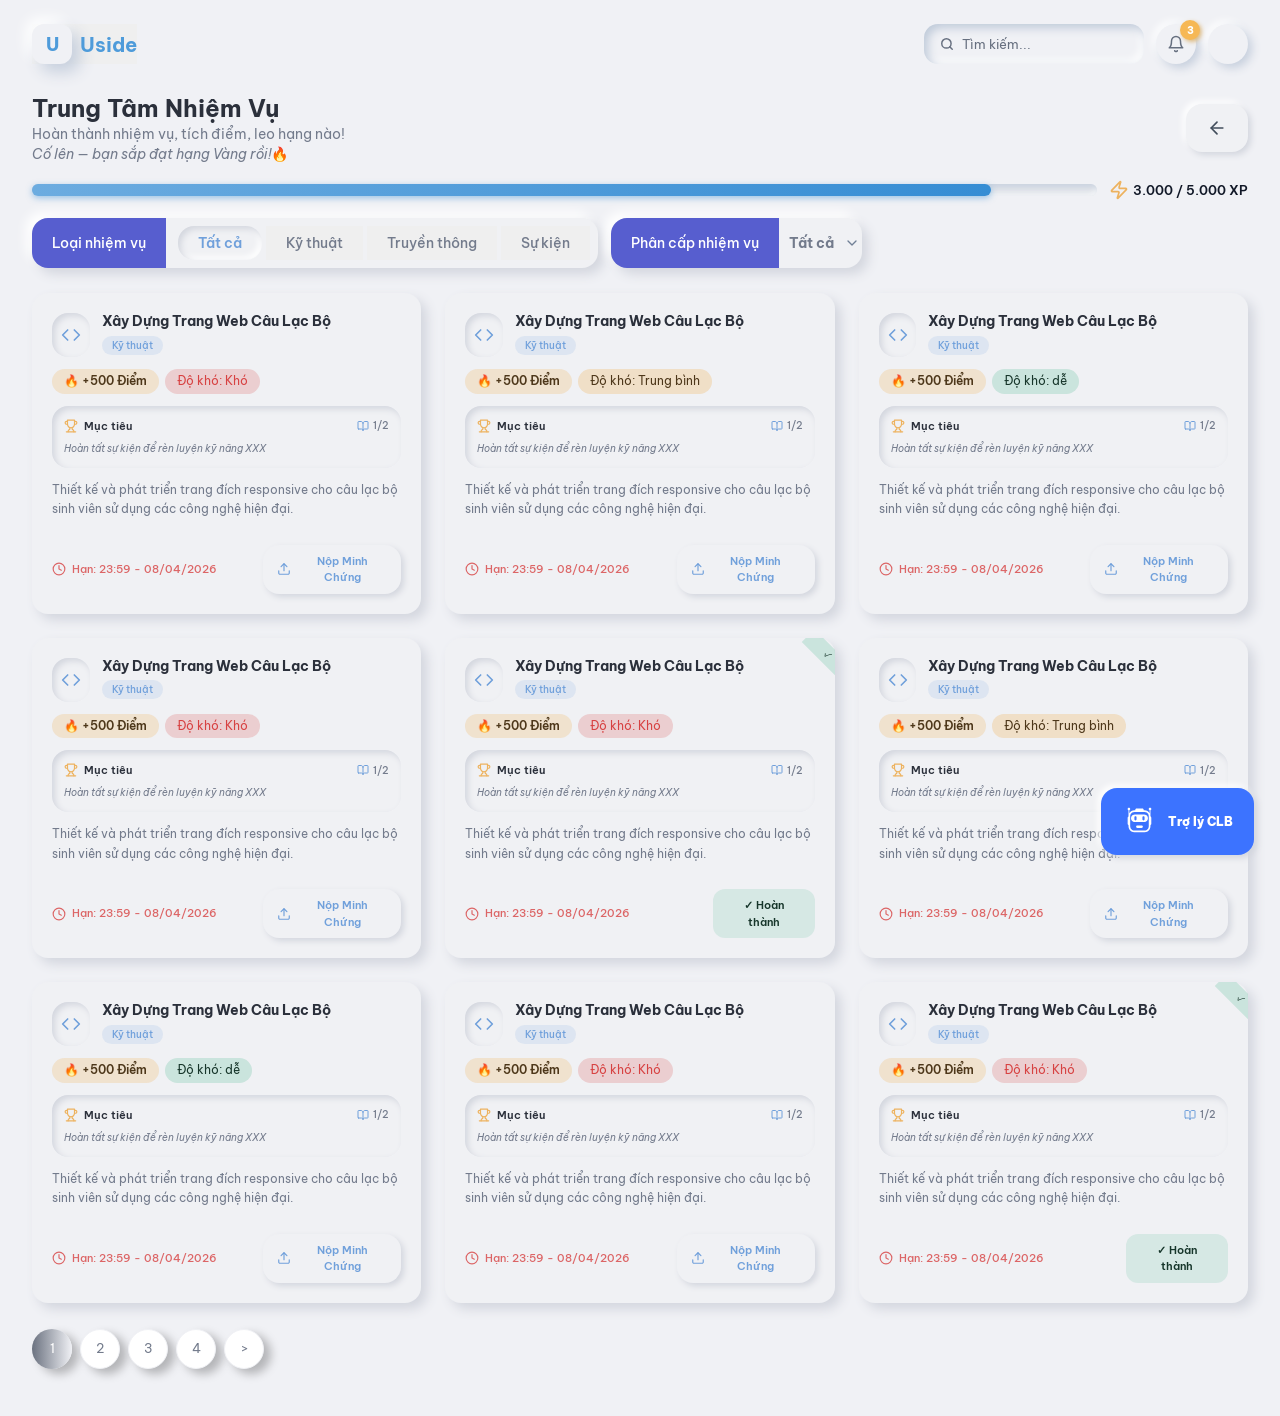
<file: duty.html>
<!DOCTYPE html>
<html lang="en">
<head>
    <meta charset="UTF-8">
    <meta name="viewport" content="width=device-width, initial-scale=1.0">
    <link rel="preconnect" href="https://fonts.googleapis.com">
    <link rel="preconnect" href="https://fonts.gstatic.com" crossorigin>
    <link href="https://fonts.googleapis.com/css2?family=Atkinson+Hyperlegible:ital,wght@0,400;0,700;1,400;1,700&family=Be+Vietnam+Pro:ital,wght@0,100;0,200;0,300;0,400;0,500;0,600;0,700;0,800;0,900;1,100;1,200;1,300;1,400;1,500;1,600;1,700;1,800;1,900&family=Inter:ital,opsz,wght@0,14..32,100..900;1,14..32,100..900&family=Kaushan+Script&family=Michroma&family=Montserrat:ital,wght@0,100..900;1,100..900&family=Mountains+of+Christmas:wght@400;700&family=Mulish:ital,wght@0,200..1000;1,200..1000&family=Open+Sans:ital,wght@0,300..800;1,300..800&family=Poppins:ital,wght@0,100;0,200;0,300;0,400;0,500;0,600;0,700;0,800;0,900;1,100;1,200;1,300;1,400;1,500;1,600;1,700;1,800;1,900&family=Roboto:ital,wght@0,100..900;1,100..900&display=swap" rel="stylesheet">
    <link rel="stylesheet" href="./css/duty.css">
    <link rel="stylesheet" href="./css/mission.css">
    <title>Nhiệm Vụ</title>
</head>
<body>
    <header>
        <button class="logo" onclick="window.location.href='index.html'">
            <div class="inner-logo1">U</div>   
            <div class="inner-logo2">Uside</div>   
        </button>
        <div class="component">
            <div class="searchbox">
                <div class="kinhlup"></div>
                <input type="text" placeholder="Tìm kiếm...">
            </div>
            <div class="notification">
                <div class="bell"></div>
                <div class="new">3</div>
            </div>
            <div class="avatar"></div>
        </div>
    </header>
    <section class="main">
        
        <div class="right-main">
            
            <div class="task-header">
                <div>
                    <h1>Trung Tâm Nhiệm Vụ</h1>
                    <p>Hoàn thành nhiệm vụ, tích điểm, leo hạng nào!</p>
                    <p><i>Cố lên — bạn sắp đạt hạng Vàng rồi!</i>🔥</p>
                </div>
                <button class="back-btn" onclick="window.location.href='index.html'"><img src="./img/mission/back.svg"></button>
            </div>

            <!-- Progress -->
            <div class="progress-wrapper">
                <div class="progress-line"><div class="inner-progress-line"></div></div>
                <div class="xp">
                    <img src="./img/mission/lightning.svg">
                    3.000 / 5.000 XP
                </div>
            </div>

            <div class="task-filters">
                <div class="filter-choose">
                    <div class="primary">Loại nhiệm vụ</div>
                    <div class="secondary">
                        <button class="filter active">Tất cả</button>
                        <button class="filter">Kỹ thuật</button>
                        <button class="filter">Truyền thông</button>
                        <button class="filter">Sự kiện</button>
                    </div>
                </div>
                <div class="filter-choose">
                    <div class="primary">Phân cấp nhiệm vụ</div>
                    <div class="select">
                        Tất cả
                        <div class="down"></div>
                    </div>
                </div>
            </div>
            <div class="mission-container">
                <!-- khó -->
                <div class="mission mission-hard " onclick="window.location.href='detail.html'">
                    <img src="img/mission/done.svg" alt="" class="background-done">
                    <div class="mission-title">
                        <div class="mission-title-avt"><img src="img/mission/avt-mission.svg" alt=""></div>
                        <div class="mission-title-right">
                            <div class="mission-title-right-text">Xây Dựng Trang Web Câu Lạc Bộ</div>
                            <div class="mission-title-right-tag">Kỹ thuật</div>
                        </div>
                    </div>
                    <div class="mission-tags">
                        <div class="mission-tags-score">🔥 +500 Điểm</div>
                        <div class="mission-tags-type"></div>
                    </div>
                    <div class="mission-target">
                        <div class="mission-target-top">
                            <div class="mission-target-top-left">
                                <img src="img/mission/cup.svg" class="mission-target-top-left-ico"></img>
                                <div class="mission-target-top-left-text">Mục tiêu </div>
                            </div>
                            <div class="mission-target-top-right">
                                <img src="img/mission/book.svg" class="mission-target-top-right-ico"></img>
                                <div class="mission-target-top-right-text">1/2</div>
                            </div>
                        </div>
                        <div class="mission-target-text">Hoàn tất sự kiện để rèn luyện kỹ năng XXX</div>
                    </div>
                    <div class="mission-content">Thiết kế và phát triển trang đích responsive cho câu lạc bộ sinh viên sử dụng các công nghệ hiện đại.</div>
                    <div class="mission-bottom">
                        <div class="mission-bottom-time">
                            <img src="img/mission/time.svg" alt="">
                            <p>Hạn: 23:59 - 08/04/2026</p>
                        </div>
                        <div class="mission-bottom-upload">
                            <img src="img/mission/upload.svg" alt="">
                            <p>Nộp Minh Chứng</p>
                        </div>
                        <div class="mission-bottom-done">✓ Hoàn thành</div>
                    </div>
                </div>






                <!-- Trung bình -->
                <div class="mission mission-normal " onclick="window.location.href='detail.html'">
                    <img src="img/mission/done.svg" alt="" class="background-done">
                    <div class="mission-title">
                        <div class="mission-title-avt"><img src="img/mission/avt-mission.svg" alt=""></div>
                        <div class="mission-title-right">
                            <div class="mission-title-right-text">Xây Dựng Trang Web Câu Lạc Bộ</div>
                            <div class="mission-title-right-tag">Kỹ thuật</div>
                        </div>
                    </div>
                    <div class="mission-tags">
                        <div class="mission-tags-score">🔥 +500 Điểm</div>
                        <div class="mission-tags-type"></div>
                    </div>
                    <div class="mission-target">
                        <div class="mission-target-top">
                            <div class="mission-target-top-left">
                                <img src="img/mission/cup.svg" class="mission-target-top-left-ico"></img>
                                <div class="mission-target-top-left-text">Mục tiêu </div>
                            </div>
                            <div class="mission-target-top-right">
                                <img src="img/mission/book.svg" class="mission-target-top-right-ico"></img>
                                <div class="mission-target-top-right-text">1/2</div>
                            </div>
                        </div>
                        <div class="mission-target-text">Hoàn tất sự kiện để rèn luyện kỹ năng XXX</div>
                    </div>
                    <div class="mission-content">Thiết kế và phát triển trang đích responsive cho câu lạc bộ sinh viên sử dụng các công nghệ hiện đại.</div>
                    <div class="mission-bottom">
                        <div class="mission-bottom-time">
                            <img src="img/mission/time.svg" alt="">
                            <p>Hạn: 23:59 - 08/04/2026</p>
                        </div>
                        <div class="mission-bottom-upload">
                            <img src="img/mission/upload.svg" alt="">
                            <p>Nộp Minh Chứng</p>
                        </div>
                        <div class="mission-bottom-done">✓ Hoàn thành</div>
                    </div>
                </div>



                <!-- dễ -->
                <div class="mission mission-easy " onclick="window.location.href='detail.html'">
                    <img src="img/mission/done.svg" alt="" class="background-done">
                    <div class="mission-title">
                        <div class="mission-title-avt"><img src="img/mission/avt-mission.svg" alt=""></div>
                        <div class="mission-title-right">
                            <div class="mission-title-right-text">Xây Dựng Trang Web Câu Lạc Bộ</div>
                            <div class="mission-title-right-tag">Kỹ thuật</div>
                        </div>
                    </div>
                    <div class="mission-tags">
                        <div class="mission-tags-score">🔥 +500 Điểm</div>
                        <div class="mission-tags-type"></div>
                    </div>
                    <div class="mission-target">
                        <div class="mission-target-top">
                            <div class="mission-target-top-left">
                                <img src="img/mission/cup.svg" class="mission-target-top-left-ico"></img>
                                <div class="mission-target-top-left-text">Mục tiêu </div>
                            </div>
                            <div class="mission-target-top-right">
                                <img src="img/mission/book.svg" class="mission-target-top-right-ico"></img>
                                <div class="mission-target-top-right-text">1/2</div>
                            </div>
                        </div>
                        <div class="mission-target-text">Hoàn tất sự kiện để rèn luyện kỹ năng XXX</div>
                    </div>
                    <div class="mission-content">Thiết kế và phát triển trang đích responsive cho câu lạc bộ sinh viên sử dụng các công nghệ hiện đại.</div>
                    <div class="mission-bottom">
                        <div class="mission-bottom-time">
                            <img src="img/mission/time.svg" alt="">
                            <p>Hạn: 23:59 - 08/04/2026</p>
                        </div>
                        <div class="mission-bottom-upload">
                            <img src="img/mission/upload.svg" alt="">
                            <p>Nộp Minh Chứng</p>
                        </div>
                        <div class="mission-bottom-done">✓ Hoàn thành</div>
                    </div>
                </div>
                <!-- chưa hoàn thành -->
                <div class="mission mission-hard " onclick="window.location.href='detail.html'">
                    <img src="img/mission/done.svg" alt="" class="background-done">
                    <div class="mission-title">
                        <div class="mission-title-avt"><img src="img/mission/avt-mission.svg" alt=""></div>
                        <div class="mission-title-right">
                            <div class="mission-title-right-text">Xây Dựng Trang Web Câu Lạc Bộ</div>
                            <div class="mission-title-right-tag">Kỹ thuật</div>
                        </div>
                    </div>
                    <div class="mission-tags">
                        <div class="mission-tags-score">🔥 +500 Điểm</div>
                        <div class="mission-tags-type"></div>
                    </div>
                    <div class="mission-target">
                        <div class="mission-target-top">
                            <div class="mission-target-top-left">
                                <img src="img/mission/cup.svg" class="mission-target-top-left-ico"></img>
                                <div class="mission-target-top-left-text">Mục tiêu </div>
                            </div>
                            <div class="mission-target-top-right">
                                <img src="img/mission/book.svg" class="mission-target-top-right-ico"></img>
                                <div class="mission-target-top-right-text">1/2</div>
                            </div>
                        </div>
                        <div class="mission-target-text">Hoàn tất sự kiện để rèn luyện kỹ năng XXX</div>
                    </div>
                    <div class="mission-content">Thiết kế và phát triển trang đích responsive cho câu lạc bộ sinh viên sử dụng các công nghệ hiện đại.</div>
                    <div class="mission-bottom">
                        <div class="mission-bottom-time">
                            <img src="img/mission/time.svg" alt="">
                            <p>Hạn: 23:59 - 08/04/2026</p>
                        </div>
                        <div class="mission-bottom-upload">
                            <img src="img/mission/upload.svg" alt="">
                            <p>Nộp Minh Chứng</p>
                        </div>
                        <div class="mission-bottom-done">✓ Hoàn thành</div>
                    </div>
                </div>



                <!-- hoàn thành -->
                <div class="mission mission-hard done " onclick="window.location.href='detail.html'">
                    <img src="img/mission/done.svg" alt="" class="background-done">
                    <div class="mission-title">
                        <div class="mission-title-avt"><img src="img/mission/avt-mission.svg" alt=""></div>
                        <div class="mission-title-right">
                            <div class="mission-title-right-text">Xây Dựng Trang Web Câu Lạc Bộ</div>
                            <div class="mission-title-right-tag">Kỹ thuật</div>
                        </div>
                    </div>
                    <div class="mission-tags">
                        <div class="mission-tags-score">🔥 +500 Điểm</div>
                        <div class="mission-tags-type"></div>
                    </div>
                    <div class="mission-target">
                        <div class="mission-target-top">
                            <div class="mission-target-top-left">
                                <img src="img/mission/cup.svg" class="mission-target-top-left-ico"></img>
                                <div class="mission-target-top-left-text">Mục tiêu </div>
                            </div>
                            <div class="mission-target-top-right">
                                <img src="img/mission/book.svg" class="mission-target-top-right-ico"></img>
                                <div class="mission-target-top-right-text">1/2</div>
                            </div>
                        </div>
                        <div class="mission-target-text">Hoàn tất sự kiện để rèn luyện kỹ năng XXX</div>
                    </div>
                    <div class="mission-content">Thiết kế và phát triển trang đích responsive cho câu lạc bộ sinh viên sử dụng các công nghệ hiện đại.</div>
                    <div class="mission-bottom">
                        <div class="mission-bottom-time">
                            <img src="img/mission/time.svg" alt="">
                            <p>Hạn: 23:59 - 08/04/2026</p>
                        </div>
                        <div class="mission-bottom-upload">
                            <img src="img/mission/upload.svg" alt="">
                            <p>Nộp Minh Chứng</p>
                        </div>
                        <div class="mission-bottom-done">✓ Hoàn thành</div>
                    </div>
                </div>

                <!-- Trung bình -->
                <div class="mission mission-normal " onclick="window.location.href='detail.html'">
                    <img src="img/mission/done.svg" alt="" class="background-done">
                    <div class="mission-title">
                        <div class="mission-title-avt"><img src="img/mission/avt-mission.svg" alt=""></div>
                        <div class="mission-title-right">
                            <div class="mission-title-right-text">Xây Dựng Trang Web Câu Lạc Bộ</div>
                            <div class="mission-title-right-tag">Kỹ thuật</div>
                        </div>
                    </div>
                    <div class="mission-tags">
                        <div class="mission-tags-score">🔥 +500 Điểm</div>
                        <div class="mission-tags-type"></div>
                    </div>
                    <div class="mission-target">
                        <div class="mission-target-top">
                            <div class="mission-target-top-left">
                                <img src="img/mission/cup.svg" class="mission-target-top-left-ico"></img>
                                <div class="mission-target-top-left-text">Mục tiêu </div>
                            </div>
                            <div class="mission-target-top-right">
                                <img src="img/mission/book.svg" class="mission-target-top-right-ico"></img>
                                <div class="mission-target-top-right-text">1/2</div>
                            </div>
                        </div>
                        <div class="mission-target-text">Hoàn tất sự kiện để rèn luyện kỹ năng XXX</div>
                    </div>
                    <div class="mission-content">Thiết kế và phát triển trang đích responsive cho câu lạc bộ sinh viên sử dụng các công nghệ hiện đại.</div>
                    <div class="mission-bottom">
                        <div class="mission-bottom-time">
                            <img src="img/mission/time.svg" alt="">
                            <p>Hạn: 23:59 - 08/04/2026</p>
                        </div>
                        <div class="mission-bottom-upload">
                            <img src="img/mission/upload.svg" alt="">
                            <p>Nộp Minh Chứng</p>
                        </div>
                        <div class="mission-bottom-done">✓ Hoàn thành</div>
                    </div>
                </div>



                <!-- dễ -->
                <div class="mission mission-easy " onclick="window.location.href='detail.html'">
                    <img src="img/mission/done.svg" alt="" class="background-done">
                    <div class="mission-title">
                        <div class="mission-title-avt"><img src="img/mission/avt-mission.svg" alt=""></div>
                        <div class="mission-title-right">
                            <div class="mission-title-right-text">Xây Dựng Trang Web Câu Lạc Bộ</div>
                            <div class="mission-title-right-tag">Kỹ thuật</div>
                        </div>
                    </div>
                    <div class="mission-tags">
                        <div class="mission-tags-score">🔥 +500 Điểm</div>
                        <div class="mission-tags-type"></div>
                    </div>
                    <div class="mission-target">
                        <div class="mission-target-top">
                            <div class="mission-target-top-left">
                                <img src="img/mission/cup.svg" class="mission-target-top-left-ico"></img>
                                <div class="mission-target-top-left-text">Mục tiêu </div>
                            </div>
                            <div class="mission-target-top-right">
                                <img src="img/mission/book.svg" class="mission-target-top-right-ico"></img>
                                <div class="mission-target-top-right-text">1/2</div>
                            </div>
                        </div>
                        <div class="mission-target-text">Hoàn tất sự kiện để rèn luyện kỹ năng XXX</div>
                    </div>
                    <div class="mission-content">Thiết kế và phát triển trang đích responsive cho câu lạc bộ sinh viên sử dụng các công nghệ hiện đại.</div>
                    <div class="mission-bottom">
                        <div class="mission-bottom-time">
                            <img src="img/mission/time.svg" alt="">
                            <p>Hạn: 23:59 - 08/04/2026</p>
                        </div>
                        <div class="mission-bottom-upload">
                            <img src="img/mission/upload.svg" alt="">
                            <p>Nộp Minh Chứng</p>
                        </div>
                        <div class="mission-bottom-done">✓ Hoàn thành</div>
                    </div>
                </div>
                <!-- chưa hoàn thành -->
                <div class="mission mission-hard " onclick="window.location.href='detail.html'">
                    <img src="img/mission/done.svg" alt="" class="background-done">
                    <div class="mission-title">
                        <div class="mission-title-avt"><img src="img/mission/avt-mission.svg" alt=""></div>
                        <div class="mission-title-right">
                            <div class="mission-title-right-text">Xây Dựng Trang Web Câu Lạc Bộ</div>
                            <div class="mission-title-right-tag">Kỹ thuật</div>
                        </div>
                    </div>
                    <div class="mission-tags">
                        <div class="mission-tags-score">🔥 +500 Điểm</div>
                        <div class="mission-tags-type"></div>
                    </div>
                    <div class="mission-target">
                        <div class="mission-target-top">
                            <div class="mission-target-top-left">
                                <img src="img/mission/cup.svg" class="mission-target-top-left-ico"></img>
                                <div class="mission-target-top-left-text">Mục tiêu </div>
                            </div>
                            <div class="mission-target-top-right">
                                <img src="img/mission/book.svg" class="mission-target-top-right-ico"></img>
                                <div class="mission-target-top-right-text">1/2</div>
                            </div>
                        </div>
                        <div class="mission-target-text">Hoàn tất sự kiện để rèn luyện kỹ năng XXX</div>
                    </div>
                    <div class="mission-content">Thiết kế và phát triển trang đích responsive cho câu lạc bộ sinh viên sử dụng các công nghệ hiện đại.</div>
                    <div class="mission-bottom">
                        <div class="mission-bottom-time">
                            <img src="img/mission/time.svg" alt="">
                            <p>Hạn: 23:59 - 08/04/2026</p>
                        </div>
                        <div class="mission-bottom-upload">
                            <img src="img/mission/upload.svg" alt="">
                            <p>Nộp Minh Chứng</p>
                        </div>
                        <div class="mission-bottom-done">✓ Hoàn thành</div>
                    </div>
                </div>



                <!-- hoàn thành -->
                <div class="mission mission-hard done " onclick="window.location.href='detail.html'">
                    <img src="img/mission/done.svg" alt="" class="background-done">
                    <div class="mission-title">
                        <div class="mission-title-avt"><img src="img/mission/avt-mission.svg" alt=""></div>
                        <div class="mission-title-right">
                            <div class="mission-title-right-text">Xây Dựng Trang Web Câu Lạc Bộ</div>
                            <div class="mission-title-right-tag">Kỹ thuật</div>
                        </div>
                    </div>
                    <div class="mission-tags">
                        <div class="mission-tags-score">🔥 +500 Điểm</div>
                        <div class="mission-tags-type"></div>
                    </div>
                    <div class="mission-target">
                        <div class="mission-target-top">
                            <div class="mission-target-top-left">
                                <img src="img/mission/cup.svg" class="mission-target-top-left-ico"></img>
                                <div class="mission-target-top-left-text">Mục tiêu </div>
                            </div>
                            <div class="mission-target-top-right">
                                <img src="img/mission/book.svg" class="mission-target-top-right-ico"></img>
                                <div class="mission-target-top-right-text">1/2</div>
                            </div>
                        </div>
                        <div class="mission-target-text">Hoàn tất sự kiện để rèn luyện kỹ năng XXX</div>
                    </div>
                    <div class="mission-content">Thiết kế và phát triển trang đích responsive cho câu lạc bộ sinh viên sử dụng các công nghệ hiện đại.</div>
                    <div class="mission-bottom">
                        <div class="mission-bottom-time">
                            <img src="img/mission/time.svg" alt="">
                            <p>Hạn: 23:59 - 08/04/2026</p>
                        </div>
                        <div class="mission-bottom-upload">
                            <img src="img/mission/upload.svg" alt="">
                            <p>Nộp Minh Chứng</p>
                        </div>
                        <div class="mission-bottom-done">✓ Hoàn thành</div>
                    </div>
                </div>
                
            </div>
            <div class="pagination">
                <button id="prevBtn" class="nav-btn"> < </button>

                <button class="page-btn active" data-page="1">1</button>
                <button class="page-btn" data-page="2">2</button>
                <button class="page-btn" data-page="3">3</button>
                <button class="page-btn" data-page="4">4</button>

                <button id="nextBtn" class="nav-btn"> > </button>
            </div>
        </div>
        
    </section>
    <div class="FAB"><img src="img/mission/chatbot.svg"> Trợ lý CLB </div>
    <script src="./js/duty.js"></script>
</body>
</html>
</file>
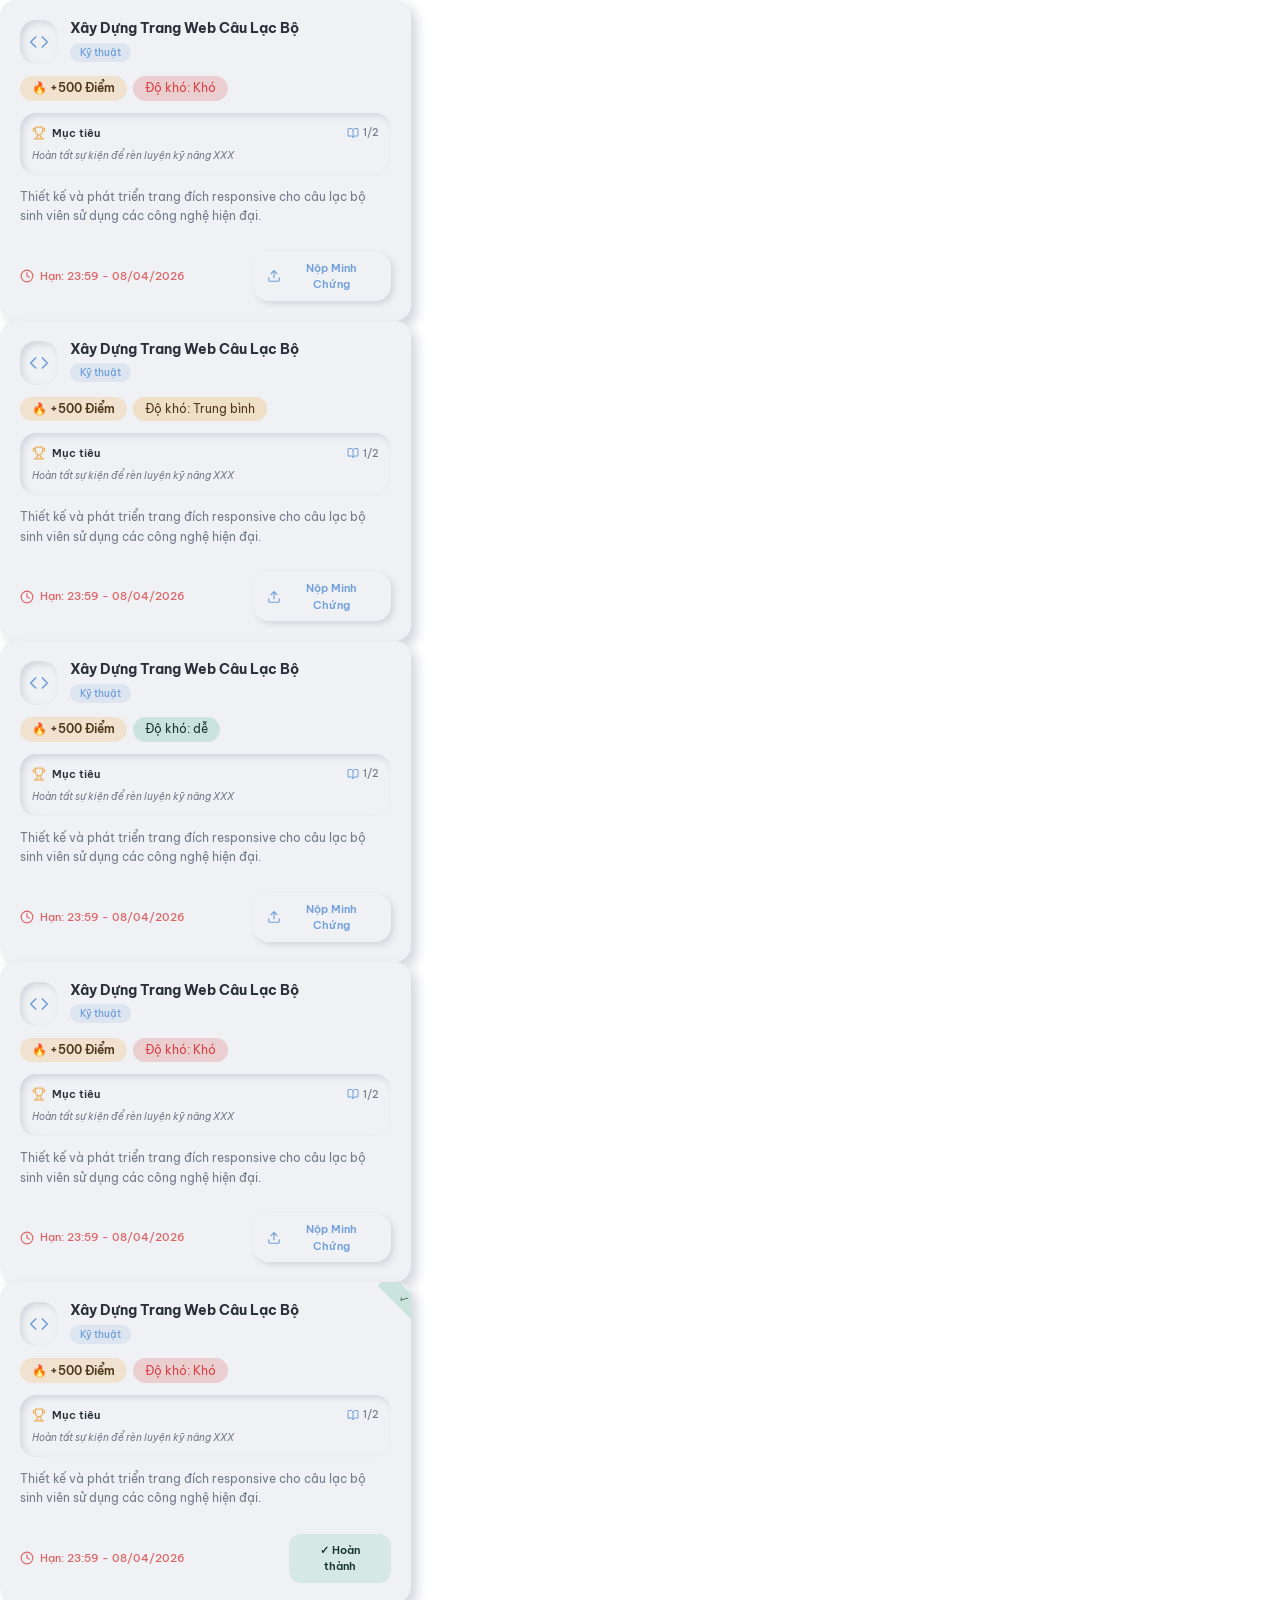
<file: mission.html>
<!DOCTYPE html>
<html lang="en">
<head>
    <meta charset="UTF-8">
    <meta name="viewport" content="width=device-width, initial-scale=1.0">
    <link rel="preconnect" href="https://fonts.googleapis.com">
    <link rel="preconnect" href="https://fonts.gstatic.com" crossorigin>
    <link href="https://fonts.googleapis.com/css2?family=Atkinson+Hyperlegible:ital,wght@0,400;0,700;1,400;1,700&family=Be+Vietnam+Pro:ital,wght@0,100;0,200;0,300;0,400;0,500;0,600;0,700;0,800;0,900;1,100;1,200;1,300;1,400;1,500;1,600;1,700;1,800;1,900&family=Inter:ital,opsz,wght@0,14..32,100..900;1,14..32,100..900&family=Kaushan+Script&family=Michroma&family=Montserrat:ital,wght@0,100..900;1,100..900&family=Mountains+of+Christmas:wght@400;700&family=Mulish:ital,wght@0,200..1000;1,200..1000&family=Open+Sans:ital,wght@0,300..800;1,300..800&family=Poppins:ital,wght@0,100;0,200;0,300;0,400;0,500;0,600;0,700;0,800;0,900;1,100;1,200;1,300;1,400;1,500;1,600;1,700;1,800;1,900&family=Roboto:ital,wght@0,100..900;1,100..900&display=swap" rel="stylesheet">
    <link rel="stylesheet" href="css/mission.css">
    <title>Document</title>
</head>
<body>

    <!-- Hướng dẫn sử dụng 
    ở thẻ có class mission thêm: 
        mission-hard: khó
        mission-normal: trung bình
        mission-easy: dễ
        done: hoàn thành -->


    <div class="container">
        <!-- khó -->
        <div class="mission mission-hard ">
            <img src="img/mission/done.svg" alt="" class="background-done">
            <div class="mission-title">
                <div class="mission-title-avt"><img src="img/mission/avt-mission.svg" alt=""></div>
                <div class="mission-title-right">
                    <div class="mission-title-right-text">Xây Dựng Trang Web Câu Lạc Bộ</div>
                    <div class="mission-title-right-tag">Kỹ thuật</div>
                </div>
            </div>
            <div class="mission-tags">
                <div class="mission-tags-score">🔥 +500 Điểm</div>
                <div class="mission-tags-type"></div>
            </div>
            <div class="mission-target">
                <div class="mission-target-top">
                    <div class="mission-target-top-left">
                        <img src="img/mission/cup.svg" class="mission-target-top-left-ico"></img>
                        <div class="mission-target-top-left-text">Mục tiêu </div>
                    </div>
                    <div class="mission-target-top-right">
                        <img src="img/mission/book.svg" class="mission-target-top-right-ico"></img>
                        <div class="mission-target-top-right-text">1/2</div>
                    </div>
                </div>
                <div class="mission-target-text">Hoàn tất sự kiện để rèn luyện kỹ năng XXX</div>
            </div>
            <div class="mission-content">Thiết kế và phát triển trang đích responsive cho câu lạc bộ sinh viên sử dụng các công nghệ hiện đại.</div>
            <div class="mission-bottom">
                <div class="mission-bottom-time">
                    <img src="img/mission/time.svg" alt="">
                    <p>Hạn: 23:59 - 08/04/2026</p>
                </div>
                <div class="mission-bottom-upload">
                    <img src="img/mission/upload.svg" alt="">
                    <p>Nộp Minh Chứng</p>
                </div>
                <div class="mission-bottom-done">✓ Hoàn thành</div>
            </div>
        </div>






        <!-- Trung bình -->
        <div class="mission mission-normal ">
            <img src="img/mission/done.svg" alt="" class="background-done">
            <div class="mission-title">
                <div class="mission-title-avt"><img src="img/mission/avt-mission.svg" alt=""></div>
                <div class="mission-title-right">
                    <div class="mission-title-right-text">Xây Dựng Trang Web Câu Lạc Bộ</div>
                    <div class="mission-title-right-tag">Kỹ thuật</div>
                </div>
            </div>
            <div class="mission-tags">
                <div class="mission-tags-score">🔥 +500 Điểm</div>
                <div class="mission-tags-type"></div>
            </div>
            <div class="mission-target">
                <div class="mission-target-top">
                    <div class="mission-target-top-left">
                        <img src="img/mission/cup.svg" class="mission-target-top-left-ico"></img>
                        <div class="mission-target-top-left-text">Mục tiêu </div>
                    </div>
                    <div class="mission-target-top-right">
                        <img src="img/mission/book.svg" class="mission-target-top-right-ico"></img>
                        <div class="mission-target-top-right-text">1/2</div>
                    </div>
                </div>
                <div class="mission-target-text">Hoàn tất sự kiện để rèn luyện kỹ năng XXX</div>
            </div>
            <div class="mission-content">Thiết kế và phát triển trang đích responsive cho câu lạc bộ sinh viên sử dụng các công nghệ hiện đại.</div>
            <div class="mission-bottom">
                <div class="mission-bottom-time">
                    <img src="img/mission/time.svg" alt="">
                    <p>Hạn: 23:59 - 08/04/2026</p>
                </div>
                <div class="mission-bottom-upload">
                    <img src="img/mission/upload.svg" alt="">
                    <p>Nộp Minh Chứng</p>
                </div>
                <div class="mission-bottom-done">✓ Hoàn thành</div>
            </div>
        </div>



        <!-- dễ -->
        <div class="mission mission-easy ">
            <img src="img/mission/done.svg" alt="" class="background-done">
            <div class="mission-title">
                <div class="mission-title-avt"><img src="img/mission/avt-mission.svg" alt=""></div>
                <div class="mission-title-right">
                    <div class="mission-title-right-text">Xây Dựng Trang Web Câu Lạc Bộ</div>
                    <div class="mission-title-right-tag">Kỹ thuật</div>
                </div>
            </div>
            <div class="mission-tags">
                <div class="mission-tags-score">🔥 +500 Điểm</div>
                <div class="mission-tags-type"></div>
            </div>
            <div class="mission-target">
                <div class="mission-target-top">
                    <div class="mission-target-top-left">
                        <img src="img/mission/cup.svg" class="mission-target-top-left-ico"></img>
                        <div class="mission-target-top-left-text">Mục tiêu </div>
                    </div>
                    <div class="mission-target-top-right">
                        <img src="img/mission/book.svg" class="mission-target-top-right-ico"></img>
                        <div class="mission-target-top-right-text">1/2</div>
                    </div>
                </div>
                <div class="mission-target-text">Hoàn tất sự kiện để rèn luyện kỹ năng XXX</div>
            </div>
            <div class="mission-content">Thiết kế và phát triển trang đích responsive cho câu lạc bộ sinh viên sử dụng các công nghệ hiện đại.</div>
            <div class="mission-bottom">
                <div class="mission-bottom-time">
                    <img src="img/mission/time.svg" alt="">
                    <p>Hạn: 23:59 - 08/04/2026</p>
                </div>
                <div class="mission-bottom-upload">
                    <img src="img/mission/upload.svg" alt="">
                    <p>Nộp Minh Chứng</p>
                </div>
                <div class="mission-bottom-done">✓ Hoàn thành</div>
            </div>
        </div>
    </div>


    <div class="container">
        
        <!-- chưa hoàn thành -->
        <div class="mission mission-hard ">
            <img src="img/mission/done.svg" alt="" class="background-done">
            <div class="mission-title">
                <div class="mission-title-avt"><img src="img/mission/avt-mission.svg" alt=""></div>
                <div class="mission-title-right">
                    <div class="mission-title-right-text">Xây Dựng Trang Web Câu Lạc Bộ</div>
                    <div class="mission-title-right-tag">Kỹ thuật</div>
                </div>
            </div>
            <div class="mission-tags">
                <div class="mission-tags-score">🔥 +500 Điểm</div>
                <div class="mission-tags-type"></div>
            </div>
            <div class="mission-target">
                <div class="mission-target-top">
                    <div class="mission-target-top-left">
                        <img src="img/mission/cup.svg" class="mission-target-top-left-ico"></img>
                        <div class="mission-target-top-left-text">Mục tiêu </div>
                    </div>
                    <div class="mission-target-top-right">
                        <img src="img/mission/book.svg" class="mission-target-top-right-ico"></img>
                        <div class="mission-target-top-right-text">1/2</div>
                    </div>
                </div>
                <div class="mission-target-text">Hoàn tất sự kiện để rèn luyện kỹ năng XXX</div>
            </div>
            <div class="mission-content">Thiết kế và phát triển trang đích responsive cho câu lạc bộ sinh viên sử dụng các công nghệ hiện đại.</div>
            <div class="mission-bottom">
                <div class="mission-bottom-time">
                    <img src="img/mission/time.svg" alt="">
                    <p>Hạn: 23:59 - 08/04/2026</p>
                </div>
                <div class="mission-bottom-upload">
                    <img src="img/mission/upload.svg" alt="">
                    <p>Nộp Minh Chứng</p>
                </div>
                <div class="mission-bottom-done">✓ Hoàn thành</div>
            </div>
        </div>



        <!-- hoàn thành -->
        <div class="mission mission-hard done ">
            <img src="img/mission/done.svg" alt="" class="background-done">
            <div class="mission-title">
                <div class="mission-title-avt"><img src="img/mission/avt-mission.svg" alt=""></div>
                <div class="mission-title-right">
                    <div class="mission-title-right-text">Xây Dựng Trang Web Câu Lạc Bộ</div>
                    <div class="mission-title-right-tag">Kỹ thuật</div>
                </div>
            </div>
            <div class="mission-tags">
                <div class="mission-tags-score">🔥 +500 Điểm</div>
                <div class="mission-tags-type"></div>
            </div>
            <div class="mission-target">
                <div class="mission-target-top">
                    <div class="mission-target-top-left">
                        <img src="img/mission/cup.svg" class="mission-target-top-left-ico"></img>
                        <div class="mission-target-top-left-text">Mục tiêu </div>
                    </div>
                    <div class="mission-target-top-right">
                        <img src="img/mission/book.svg" class="mission-target-top-right-ico"></img>
                        <div class="mission-target-top-right-text">1/2</div>
                    </div>
                </div>
                <div class="mission-target-text">Hoàn tất sự kiện để rèn luyện kỹ năng XXX</div>
            </div>
            <div class="mission-content">Thiết kế và phát triển trang đích responsive cho câu lạc bộ sinh viên sử dụng các công nghệ hiện đại.</div>
            <div class="mission-bottom">
                <div class="mission-bottom-time">
                    <img src="img/mission/time.svg" alt="">
                    <p>Hạn: 23:59 - 08/04/2026</p>
                </div>
                <div class="mission-bottom-upload">
                    <img src="img/mission/upload.svg" alt="">
                    <p>Nộp Minh Chứng</p>
                </div>
                <div class="mission-bottom-done">✓ Hoàn thành</div>
            </div>
        </div>


    </div>
</body>
</html>
</file>
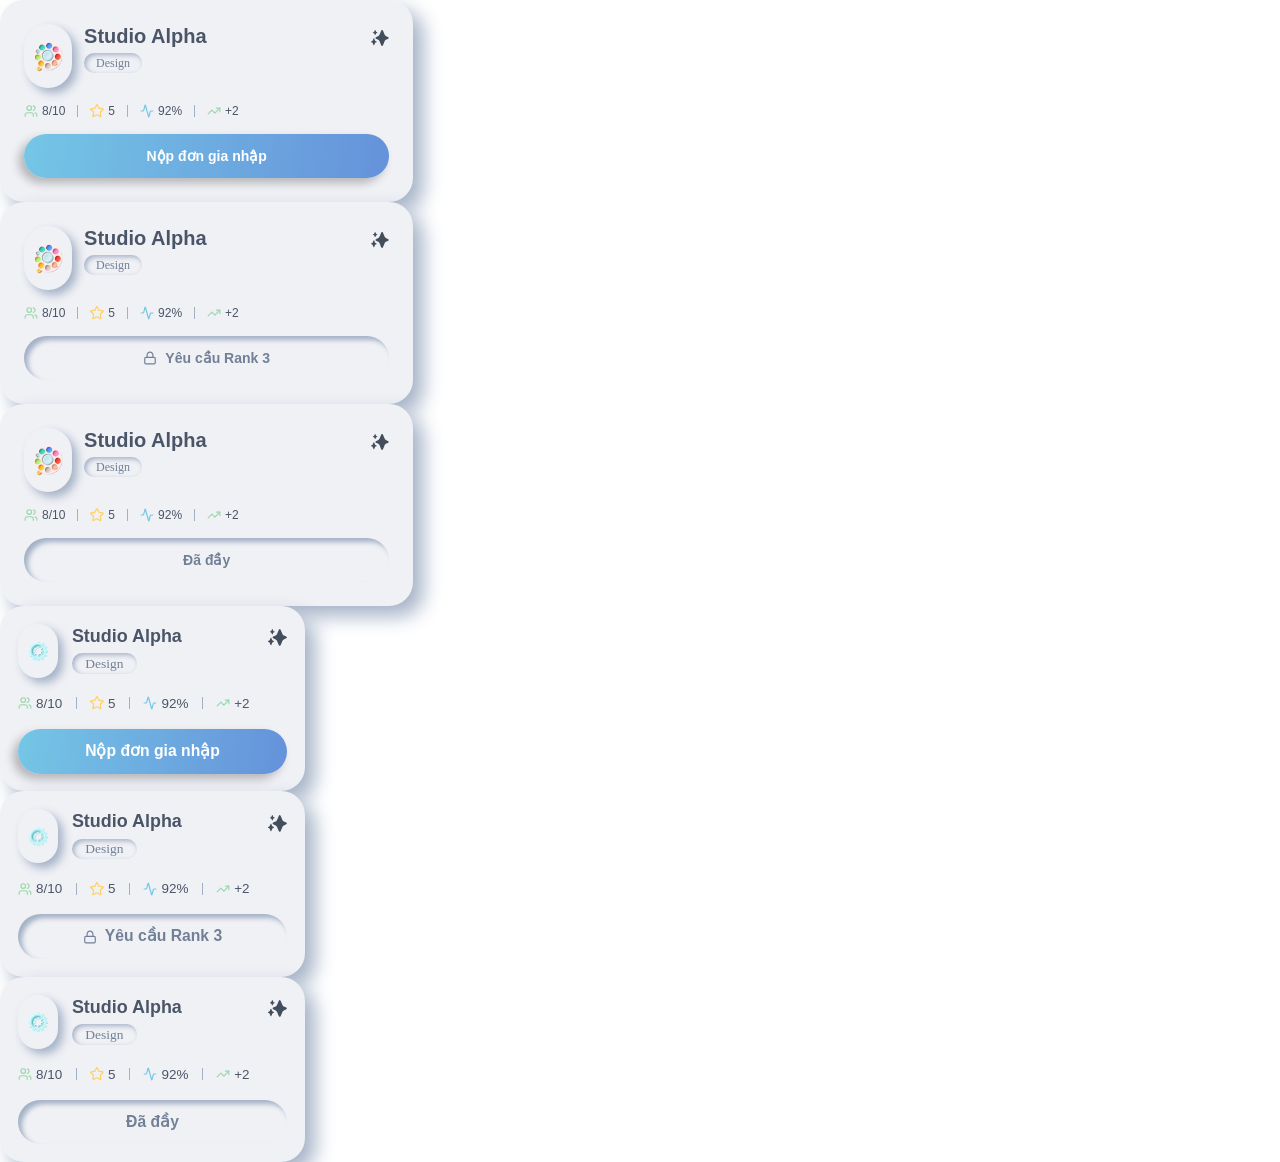
<file: rankcard.html>
<!DOCTYPE html>
<html lang="en">
<head>
    <meta charset="UTF-8">
    <meta name="viewport" content="width=device-width, initial-scale=1.0">
    <link rel="stylesheet" href="./css/rankcard.css">
    <title>Nhóm</title>
</head>
<body>
<div class="container">
    <!-- cách sử dụng
    rankcard: là card bự ở trên cùng 
    rankcard-normal: là card nhỏ ở dưới
    rankcard-lock: là card bị khóa
    rankcard-full: là card đã đầy
    
    
    -->



        <!-- này là card bự ở trên -->
        <div class="rankcard">
            <div class="rankcard-title">
                <div class="rankcard-title-avt">
                    <img src="img/rankcard/avt.svg" alt="">
                </div>
                <div class="rankcard-title-content">
                    <h1>Studio Alpha</h1>
                    <p>Design</p>
                </div>
                <div class="rankcard-title-ico"></div>
            </div>
            <div class="rankcard-detail">
                <div class="rankcard-detail-content">
                    <img src="img/rankcard/account.svg" alt="">
                    <p>8/10</p>
                </div>
                <div class="rankcard-detail-bar"></div>
                <div class="rankcard-detail-content">
                    <img src="img/rankcard/star.svg" alt="">
                    <p>5</p>
                </div>
                <div class="rankcard-detail-bar"></div>
                <div class="rankcard-detail-content">
                    <img src="img/rankcard/chart.svg" alt="">
                    <p>92%</p>
                </div>
                <div class="rankcard-detail-bar"></div>
                <div class="rankcard-detail-content">
                    <img src="img/rankcard/develop.svg" alt="">
                    <p>+2</p>
                </div>
            </div>
            <button class="rankcard-btn">
                <div class="rankcard-btn-ico"></div>
                <p>Nộp đơn gia nhập</p>
            </button>
        </div>




        <!-- này là card bự ở trên nhưng bị khóa -->
        <div class="rankcard rankcard-lock">
            <div class="rankcard-title">
                <div class="rankcard-title-avt">
                    <img src="img/rankcard/avt.svg" alt="">
                </div>
                <div class="rankcard-title-content">
                    <h1>Studio Alpha</h1>
                    <p>Design</p>
                </div>
                <div class="rankcard-title-ico"></div>
            </div>
            <div class="rankcard-detail">
                <div class="rankcard-detail-content">
                    <img src="img/rankcard/account.svg" alt="">
                    <p>8/10</p>
                </div>
                <div class="rankcard-detail-bar"></div>
                <div class="rankcard-detail-content">
                    <img src="img/rankcard/star.svg" alt="">
                    <p>5</p>
                </div>
                <div class="rankcard-detail-bar"></div>
                <div class="rankcard-detail-content">
                    <img src="img/rankcard/chart.svg" alt="">
                    <p>92%</p>
                </div>
                <div class="rankcard-detail-bar"></div>
                <div class="rankcard-detail-content">
                    <img src="img/rankcard/develop.svg" alt="">
                    <p>+2</p>
                </div>
            </div>
            <button class="rankcard-btn">
                <div class="rankcard-btn-ico"></div>
                <p>Yêu cầu Rank 3</p>
            </button>
        </div>



        <!-- này là card bự ở trên nhưng bị đầy -->
        <div class="rankcard rankcard-full">
            <div class="rankcard-title">
                <div class="rankcard-title-avt">
                    <img src="img/rankcard/avt.svg" alt="">
                </div>
                <div class="rankcard-title-content">
                    <h1>Studio Alpha</h1>
                    <p>Design</p>
                </div>
                <div class="rankcard-title-ico"></div>
            </div>
            <div class="rankcard-detail">
                <div class="rankcard-detail-content">
                    <img src="img/rankcard/account.svg" alt="">
                    <p>8/10</p>
                </div>
                <div class="rankcard-detail-bar"></div>
                <div class="rankcard-detail-content">
                    <img src="img/rankcard/star.svg" alt="">
                    <p>5</p>
                </div>
                <div class="rankcard-detail-bar"></div>
                <div class="rankcard-detail-content">
                    <img src="img/rankcard/chart.svg" alt="">
                    <p>92%</p>
                </div>
                <div class="rankcard-detail-bar"></div>
                <div class="rankcard-detail-content">
                    <img src="img/rankcard/develop.svg" alt="">
                    <p>+2</p>
                </div>
            </div>
            <button class="rankcard-btn">
                <div class="rankcard-btn-ico"></div>
                <p>Đã đầy</p>
            </button>
        </div>





    </div>
    <div class="container">



        <!-- này là card nhỏ  -->
        <div class="rankcard rankcard-normal">
            <div class="rankcard-title">
                <div class="rankcard-title-avt">
                    <img src="img/rankcard/avt-normal.png" alt="">
                </div>
                <div class="rankcard-title-content">
                    <h1>Studio Alpha</h1>
                    <p>Design</p>
                </div>
                <div class="rankcard-title-ico"></div>
            </div>
            <div class="rankcard-detail">
                <div class="rankcard-detail-content">
                    <img src="img/rankcard/account.svg" alt="">
                    <p>8/10</p>
                </div>
                <div class="rankcard-detail-bar"></div>
                <div class="rankcard-detail-content">
                    <img src="img/rankcard/star.svg" alt="">
                    <p>5</p>
                </div>
                <div class="rankcard-detail-bar"></div>
                <div class="rankcard-detail-content">
                    <img src="img/rankcard/chart.svg" alt="">
                    <p>92%</p>
                </div>
                <div class="rankcard-detail-bar"></div>
                <div class="rankcard-detail-content">
                    <img src="img/rankcard/develop.svg" alt="">
                    <p>+2</p>
                </div>
            </div>
            <button class="rankcard-btn">
                <div class="rankcard-btn-ico"></div>
                <p>Nộp đơn gia nhập</p>
            </button>
        </div>



        <!-- này là card nhỏ nhưng bị khóa -->
        <div class="rankcard rankcard-normal rankcard-lock">
            <div class="rankcard-title">
                <div class="rankcard-title-avt">
                    <img src="img/rankcard/avt-normal.png" alt="">
                </div>
                <div class="rankcard-title-content">
                    <h1>Studio Alpha</h1>
                    <p>Design</p>
                </div>
                <div class="rankcard-title-ico"></div>
            </div>
            <div class="rankcard-detail">
                <div class="rankcard-detail-content">
                    <img src="img/rankcard/account.svg" alt="">
                    <p>8/10</p>
                </div>
                <div class="rankcard-detail-bar"></div>
                <div class="rankcard-detail-content">
                    <img src="img/rankcard/star.svg" alt="">
                    <p>5</p>
                </div>
                <div class="rankcard-detail-bar"></div>
                <div class="rankcard-detail-content">
                    <img src="img/rankcard/chart.svg" alt="">
                    <p>92%</p>
                </div>
                <div class="rankcard-detail-bar"></div>
                <div class="rankcard-detail-content">
                    <img src="img/rankcard/develop.svg" alt="">
                    <p>+2</p>
                </div>
            </div>
            <button class="rankcard-btn">
                <div class="rankcard-btn-ico"></div>
                <p>Yêu cầu Rank 3</p>
            </button>
        </div>





        <!-- này là card nhỏ nhưng bị đầy -->
        <div class="rankcard rankcard-normal rankcard-full">
            <div class="rankcard-title">
                <div class="rankcard-title-avt">
                    <img src="img/rankcard/avt-normal.png" alt="">
                </div>
                <div class="rankcard-title-content">
                    <h1>Studio Alpha</h1>
                    <p>Design</p>
                </div>
                <div class="rankcard-title-ico"></div>
            </div>
            <div class="rankcard-detail">
                <div class="rankcard-detail-content">
                    <img src="img/rankcard/account.svg" alt="">
                    <p>8/10</p>
                </div>
                <div class="rankcard-detail-bar"></div>
                <div class="rankcard-detail-content">
                    <img src="img/rankcard/star.svg" alt="">
                    <p>5</p>
                </div>
                <div class="rankcard-detail-bar"></div>
                <div class="rankcard-detail-content">
                    <img src="img/rankcard/chart.svg" alt="">
                    <p>92%</p>
                </div>
                <div class="rankcard-detail-bar"></div>
                <div class="rankcard-detail-content">
                    <img src="img/rankcard/develop.svg" alt="">
                    <p>+2</p>
                </div>
            </div>
            <button class="rankcard-btn">
                <div class="rankcard-btn-ico"></div>
                <p>Đã đầy</p>
            </button>
        </div>



    </div>
</body>
</html>
</file>
<file: css/trangchu.css>
* {
    margin: 0;
    padding: 0;
    box-sizing: border-box;
    font-family: "Be Vietnam Pro", sans-serif;
}

body {
    background-color: #f0f1f5;
}

header {
    padding: 24px 0 8px;
    margin: 0 auto;
    max-width: 1513px;
    width: 95%;
    display: flex;
    justify-content: space-between;
    align-items: center;
}

header .logo {
    display: flex;
    justify-content: center;
    align-items: center;
    gap: 8px;
    cursor: pointer;
    border: none;
}

header .inner-logo1 {
    color: #4E9BDA;
    background-color: #F0F1F5;
    box-shadow: 8px 8px 16px #C6CFDD, -6px -6px 14px #FFFFFF;
    font-size: 18px;
    font-weight: 800;
    width: 40px;
    height: 40px;
    display: flex;
    justify-content: center;
    align-items: center;
    border-radius: 12px;
}

header .inner-logo2 {
    color: #4E9BDA;
    font-size: 20px;
    font-weight: 700;
    display: flex;
    justify-content: center;
    align-items: center;
}

header .component {
    display: flex;
    justify-content: center;
    align-items: center;
    gap: 12px;
}

header .component .searchbox {
    display: flex;
    flex-direction: row;
    align-items: center;
    padding: 10px 16px;
    gap: 8px;
    width: 220px;
    min-width: 220px;
    height: 40px;
    background: #F0F1F5;
    box-shadow: inset 4px 4px 10px #BFCAD9, inset -3px -3px 8px #FFFFFF;
    border-radius: 14px;
    transition: all 0.2s ease;
}

header .component .kinhlup {
    width: 16px;
    height: 16px;
    background-color: #666F7F;
    -webkit-mask: url("../img/rank/kinhlup.svg") no-repeat center;
    mask: url("../img/rank/kinhlup.svg") no-repeat center;
    -webkit-mask-size: contain;
    mask-size: contain;
}

header .component .searchbox input {
    border: none;
    outline: none;
    background-color: transparent;
    width: 100%;
    color: #666F7F;
}

header .component .searchbox input::placeholder {
    color: #666F7F;
}

header .component .searchbox input:focus {
    outline: none;
    border: none;
}

header .component .searchbox:focus-within {
    box-shadow: 
        inset 2px 2px 5px #4E9BDA,
        inset -2px -2px 5px #FFFFFF,
        0 0 0 2px #4E9BDA33;
}

header .component .notification {
    display: flex;
    justify-content: center;
    align-items: center;
    width: 40px;
    height: 40px;
    background: #F0F1F5;
    box-shadow: 4px 4px 10px #C6CFDD, -3px -3px 8px #FFFFFF;
    border-radius: 50%;
    cursor: pointer;
    position: relative;
}

header .component .notification .bell {
    width: 18px;
    height: 18px;
    background-color: #666F7F;
    -webkit-mask: url("../img/rank/bell.svg") no-repeat center;
    mask: url("../img/rank/bell.svg") no-repeat center;
    -webkit-mask-size: contain;
    mask-size: contain;
}

header .component .notification:hover .bell {
    animation: ring 0.5s ease;
    background-color: #4E9BDA;
    transform-origin: center top;
}

@keyframes ring {
    0% { transform: rotate(0); }
    25% { transform: rotate(15deg); }
    50% { transform: rotate(-15deg); }
    75% { transform: rotate(10deg); }
    100% { transform: rotate(0); }
}

header .component .notification .new {
    display: flex;
    flex-direction: row;
    justify-content: center;
    align-items: center;
    padding: 0px;
    width: 20px;
    height: 20px;
    position: absolute;
    width: 20px;
    height: 20px;
    right: -4px;
    top: -4px;
    font-size: 10px;
    font-weight: 800;
    background: #F6B855;
    box-shadow: 2px 2px 4px #DEB97C;
    border-radius: 10px;
    color: #ffffff;
}

header .component .avatar {
    display: flex;
    justify-content: center;
    align-items: center;
    width: 40px;
    height: 40px;
    background: #F0F1F5;
    box-shadow: 4px 4px 10px #C6CFDD, -3px -3px 8px #FFFFFF;
    border-radius: 50%;
    cursor: pointer;
    position: relative;
}

.main {
    margin: 8px auto 0;
    max-width: 1513px;
    width: 95%;
    display: grid;
    grid-template-columns: 320px 1fr 320px;
    gap: 20px;
}

.left-main {
    display:flex;
    flex-direction:column;
    gap:16px;
}

.inner-profile-card {
    display: flex;
    justify-content: space-between;
    align-items: center;
}

.profile-left {
    display: flex;
    justify-content: center;
    align-items: center;
    flex-direction: column;
    padding: 0 20px;
    gap: 12px;
}

.avatar-big {
    display: flex;
    justify-content: center;
    align-items: center;
    width: 132px;
    height: 132px;
    background: #F0F1F5;
    box-shadow: 8px 8px 16px #C6CFDD, -6px -6px 14px #FFFFFF;
    border-radius: 20px;
}

.inner-avatar-big {
    width: 120px;
    height: 120px;
    background: #ffffff01;
    box-shadow: inset 3px 3px 8px #BFCAD9, inset -2px -2px 6px #FFFFFF;
    border-radius: 16px;
}

.rank-info {
    text-align: center;
    display: flex;
    flex-direction: column;
    justify-content: center;
    align-items: center;

}

.rank-info p {
    font-weight: 500;
    font-size: 12px;
    color: #666F7F;
}

.rank-badge {
    margin-top: 4px;
    display: flex;
    justify-content: center;
    align-items: center;
    gap: 5px;
    padding: 6px 16px;
    color:white;
    font-weight: 700;
    font-size: 14px;
    background: #F6B855;
    box-shadow: 3px 3px 6px #E2C28D, -2px -2px 4px #FCEBCF;
    border-radius: 8px;
}

.rank-badge img {
    width: 16px;
    height: 16px;
}


.score{
    text-align: center;
    margin-top: 4px;
}

.score p {
    color: #666F7F;
    font-size: 14px;
    font-weight: 500;
}

.score h2 {
    font-size: 24px;
    font-weight: 800;
    color: #424957;
}

.profile-right {
    display: flex;
    justify-content: center;
    align-items: center;
    flex-direction: column;
    gap: 6px;
}

.rank-bars {
    display: flex;
    gap: 16px;
}

.bar-box {
    width: 33px;
    height: 205px;
    border-radius: 8px;
    background: #D1D7E2;
    position: relative;
}

.bar {
    position: absolute;
    width: 33px;
    height: 205px;
    background: transparent;
    box-shadow: inset 4px 4px 4px #00000040;
    border-radius: 8px;
    z-index: 2;
}

.bar1 {
    position: absolute;
    bottom: 0;
    border-radius: 0 0 8px 8px;
    width: 33px;
    height: 174px;
    background: #4E9BDA;
    z-index: 1;
}

.bar2 {
    position: absolute;
    bottom: 0;
    border-radius: 0 0 8px 8px;
    width: 33px;
    height: 99px;
    background: #74C6E6;
    z-index: 1;
}




.progress-line {
    margin-top:10px;
    width: 100%;
    height: 12px;
    background: #E4E7EC;
    box-shadow: inset 3px 3px 7px #C6CFDD, inset -2px -2px 5px #FCFCFC;
    border-radius: 99px;
}

.inner-progress-line {
    width: 90%;
    height: 12px;
    background: linear-gradient(90deg, #6CACE0 0%, #358DD4 100%);
    box-shadow: 0px 2px 6px rgba(66, 148, 215, 0.5);
    border-radius: 9999px;
}

.rank-type {
    margin-top:10px;
    font-size:12px;
    color:#7C8594;
    display:flex;
    justify-content:center;
    flex-direction: column;
}

.dot1-box {
    position: relative;
    left: -20px;
    display:flex;
    gap: 5px;
}

.dot2-box {
    position: relative;
    left: -5px;
    display:flex;
    gap: 5px;
}

.dot3-box {
    position: relative;
    left: 10px;
    display:flex;
    gap: 5px;
}

.dot1-box .dot {
    width:12px;
    height:12px;
    border-radius:50%;
    display:inline-block;
    background:#D1D7E2;
}

.dot2-box .dot {
    width:12px;
    height:12px;
    border-radius:50%;
    display:inline-block;
    background:#4E9BDA;
}

.dot3-box .dot {
    width:12px;
    height:12px;
    border-radius:50%;
    display:inline-block;
    background:#74C6E6;
}

.progress-item {
    padding:10px 14px;
    border-radius:12px;
    margin-top:8px;
    background:#F0F1F5;
    box-shadow:
    inset 4px 4px 8px #C6CFDD,
    inset -4px -4px 8px #FFFFFF;
    font-size:13px;
    display: flex;
    align-items: center;
    gap: 8px;
}



.goal-card {
    text-align:center;
}

.goal-image {
    height:120px;
    background:url("../img/rank/Goal.svg") center/contain no-repeat;
}

.goal-text {
    margin-top:10px;
    padding:10px;
    border-radius:12px;
    box-shadow:
    inset 4px 4px 8px #C6CFDD,
    inset -4px -4px 8px #FFFFFF;
    font-size:13px;
    display: flex;
    align-items: center;
    justify-content: center;
    gap: 8px;
}

.goal-text img {
    height: 16px;
    width: 16px;
}


.main .card {
    border-radius:24px;
    padding:20px;
    background: #F0F1F5;
    box-shadow: 12px 12px 24px #BFCAD9, -8px -8px 20px #FFFFFF;
}



.center-main {
    display:flex;
    flex-direction:column;
    gap:16px;
}

.leaderboard {
    display:flex;
    flex-direction:column;
    gap:16px;
    background: #F0F1F5;
    box-shadow: 12px 12px 24px #BFCAD9, -8px -8px 20px #FFFFFF;
    border-radius: 24px;
    padding: 20px;
    position: relative;
}

.uside {
    width: 150px;
    height: 80px;
    position: absolute;
    top: 0;
    right: 0;
}

.leaderboard-header {
    color: #424957;
    font-weight: 800;
    font-size: 20px;
    line-height: 28px;
}

.leaderboard-choose {
    display: flex;
    flex-direction: row;
    justify-content: center;
    align-items: center;
    width: fit-content;
    padding: 6px;
    gap: 6px;
    height: 48px;
    background: #F0F1F5;
    box-shadow: 2px 2px 4px rgba(0, 0, 0, 0.25), inset 4px 4px 10px #BFCAD9;
    border-radius: 14px;
}

.leaderboard-choose-btn {
    display: flex;
    justify-content: center;
    align-items: center;
    width: 151px;
    height: 36px;
    background: #ffffff;
    box-shadow: 4px 4px 10px #C6CFDD, -3px -3px 8px #FFFFFF;
    border-radius: 12px;
    border: none;
    color: #4E9BDA;
    font-weight: 800;
    font-size: 16px;
    line-height: 20px;
    cursor: pointer;
    transition: all 0.2s ease-in-out;
}

.leaderboard-choose-btn.active {
    background: #4E9BDA;
    box-shadow: inset 6px 4px 5px rgba(0, 0, 0, 0.25);
    color: #ffffff;
}

.leaderboard-list {
    display: flex;
    flex-direction: column;
    gap: 10px;
}


.center-main .rank-item {
    display:flex;
    justify-content:space-between;
    align-items:center;
    padding: 10px 16px 10px 48px;
    border-radius: 16px;
    box-shadow: 4px 4px 10px #C6CFDD, -3px -3px 8px #FFFFFF;
    position: relative;
    transition: all 0.2s ease;
}

.center-main .rank-item:hover {
    transform: scale(1.02);
}

.center-main .rank-item .left {
    display: flex;
    gap: 12px;
    align-items: center;
}

.center-main .rank-item .right {
    display: flex;
    gap: 12px;
    align-items: center;
}

.center-main .rank-item.gold {
    background:#FCFAB4;
}

.center-main .rank-item .rank {
    position: absolute;
    top: 20%;
    left: 2%;
    color: #666F7F;
    font-weight: 700;
    font-size: 14px;
    line-height: 20px;
}

.center-main .rank-item.gold .left .avatar {
    display: flex;
    flex-direction: row;
    justify-content: center;
    align-items: center;
    background: #FCFAB4;
    box-shadow: 4px 4px 10px #C6CFDD, -3px -3px 8px #FFFFFF;
    border-radius: 50%;
    width: 34px;
    height: 34px;
    color: #424957;
    font-weight: 700;
    font-size: 12px;
    line-height: 16px;
}

.center-main .rank-item .left .name {
    color: #424957;
    font-weight: 600;
    font-size: 14px;
    line-height: 20px;
}

.center-main .rank-item .right .outer-point {
    display: flex;
    align-items: center;
    gap: 6px;
}

.center-main .rank-item .right .point {
    color: #424957;
    font-weight: 700;
    font-size: 14px;
    line-height: 20px;
    width: 45px;
}

.center-main .rank-item .right .level {
    display: flex;
    flex-direction: row;
    justify-content: center;
    align-items: center;
    width: 26px;
    height: 26px;
    background: #4E9BDA;
    box-shadow: 3px 3px 6px #94B6D1, -2px -2px 4px #DAECFB;
    border-radius: 8px;
    color: #FFFFFF;
    font-weight: 700;
    font-size: 12px;
    line-height: 16px;
}

.center-main .rank-item .right .change-green {
    display: flex;
}

.center-main .rank-item .right .change-green .change1 {
    width: 12px;
    height: 12px;
    background-color: #39C674;
    clip-path: polygon(50% 0%, 0% 100%, 100% 100%);
}

.center-main .rank-item .right .change-green .change2 {
    color: #39C674;
    font-weight: 700;
    font-size: 12px;
    line-height: 16px;
    width: 8px;
}

.center-main .rank-item .right .change-red {
    display: flex;
}

.center-main .rank-item .right .change-red .change1 {
    width: 12px;
    height: 12px;
    background-color: #E44444;
    clip-path: polygon(50% 0%, 0% 100%, 100% 100%);
    transform: rotate(180deg);
}

.center-main .rank-item .right .change-red .change2 {
    color: #E44444;
    font-weight: 700;
    font-size: 12px;
    line-height: 16px;
    width: 8px;
}

.center-main .rank-item .right .change-gray {
    width: 20px;
    height: 20px;
    color: #666F7F;
    font-weight: 700;
    font-size: 14px;
    line-height: 20px;
    text-align: center;
}



.center-main .rank-item.silver{
    background:#DEE8FD;
}

.center-main .rank-item.silver .left .avatar {
    display: flex;
    flex-direction: row;
    justify-content: center;
    align-items: center;
    background: #DEE8FD;
    box-shadow: 4px 4px 10px #C6CFDD, -3px -3px 8px #FFFFFF;
    border-radius: 50%;
    width: 34px;
    height: 34px;
    color: #424957;
    font-weight: 700;
    font-size: 12px;
    line-height: 16px;
}

.center-main .rank-item.copper{
    background:#FDDFC3;
}

.center-main .rank-item.copper .left .avatar {
    display: flex;
    flex-direction: row;
    justify-content: center;
    align-items: center;
    background: #FDDFC3;
    box-shadow: 4px 4px 10px #C6CFDD, -3px -3px 8px #FFFFFF;
    border-radius: 50%;
    width: 34px;
    height: 34px;
    color: #424957;
    font-weight: 700;
    font-size: 12px;
    line-height: 16px;
}

.center-main .rank-item .rank1 {
    position: absolute;
    top: 17px;
    left: 20px;
    color: #666F7F;
    font-weight: 700;
    font-size: 14px;
    line-height: 20px;
}

.center-main .rank-item.normal{
    background:#F0F1F5;
}

.center-main .rank-item.normal .left .avatar {
    display: flex;
    flex-direction: row;
    justify-content: center;
    align-items: center;
    background: #F0F1F5;
    box-shadow: 4px 4px 10px #C6CFDD, -3px -3px 8px #FFFFFF;
    border-radius: 50%;
    width: 34px;
    height: 34px;
    color: #424957;
    font-weight: 700;
    font-size: 12px;
    line-height: 16px;
}

.center-main .rank-item.myacc{
    background: #8EFDE7;
    box-shadow: 8px 8px 16px #79CAAF, -6px -6px 14px #FFFFFF;
}

.center-main .rank-item.myacc .left .avatar {
    display: flex;
    flex-direction: row;
    justify-content: center;
    align-items: center;
    background: #FBE1B6;
    box-shadow: 4px 4px 10px #C6CFDD, -3px -3px 8px #FFFFFF;
    border-radius: 50%;
    width: 34px;
    height: 34px;
    color: #424957;
    font-weight: 700;
    font-size: 12px;
    line-height: 16px;
}

.center-main .rank-item.myacc .left .you {
    display: flex;
    justify-content: center;
    align-items: center;
    background: #F6B855;
    box-shadow: 2px 2px 4px #DEB97C, -1px -1px 3px #FCEBCF;
    border-radius: 12px;
    width: 44px;
    height: 20px;
    color: #FFFFFF;
    font-weight: 700;
    font-size: 12px;
    line-height: 16px;
} 


.right-main {
    display:flex;
    flex-direction:column;
    gap:16px;
}

.right-main .main-card {
    display: flex;
    flex-direction: column;
    background: #F0F1F5;
    box-shadow: 12px 12px 24px #BFCAD9, -8px -8px 20px #FFFFFF;
    border-radius: 24px;
    padding: 16px;
    gap: 12px;
}



.right-main .main-card .main-card-header {
    color: #424957;
    font-weight: 800;
    font-size: 20px;
    line-height: 28px;
}

.right-main .main-card .misson-box {
    display: flex;
    flex-wrap: wrap;
    gap: 12px;
}

.right-main .main-card .misson-box .misson-item {
    width: calc((100% - 12px) / 2);
    height: 159px;
    display: flex;
    justify-content: center;
    align-items: center;
    flex-direction: column;
    background: #F0F1F5;
    box-shadow: 8px 8px 16px #C6CFDD, -6px -6px 14px #FFFFFF;
    border-radius: 16px;
    color: #424957;
    font-weight: 600;
    font-size: 12px;
    line-height: 15px;
}


.right-main .guide-card {
    display: flex;
    align-items: center;
    padding: 12px 16px;
    gap: 12px;
    color: #424957;
    font-weight: 600;
    font-size: 14px;
    line-height: 20px;
    margin-top: 4px;
}

.right-main .tips-card {
    display: flex;
    align-items: center;
    padding: 12px 16px;
    gap: 12px;
    color: #424957;
    font-weight: 600;
    font-size: 14px;
    line-height: 20px;
}

.FAB {
    display: flex;
    justify-content: center;
    align-items: center;
    padding: 12px;
    position: fixed;
    width: 121px;
    height: 116px;
    bottom: 5%;
    right: 2%;
    background: #F0F1F5;
    box-shadow: 8px 8px 16px #C6CFDD, -6px -6px 14px #FFFFFF;
    border-radius: 65px;
    cursor: pointer;
    transition: all 0.3s ease;
}

.FAB:hover {
    box-shadow: 
        inset 6px 6px 12px #C6CFDD,
        inset -6px -6px 12px #FFFFFF;
}

.FAB:active {
    box-shadow: 
        inset 8px 8px 16px #C6CFDD,
        inset -8px -8px 16px #FFFFFF;
}

button, .notification, .avatar, .leaderboard-choose-btn {
    transition: all 0.15s ease;
}

button:active,
.notification:active,
.avatar:active,
.leaderboard-choose-btn:active {
    box-shadow: inset 4px 4px 8px #BFCAD9,
                inset -4px -4px 8px #FFFFFF;
    transform: scale(0.97);
}

.card, .rank-item, .misson-item {
    transition: all 0.25s ease;
}

.card:hover,
.rank-item:hover,
.misson-item:hover {
    transform: translateY(-5px);
    box-shadow: 16px 16px 30px #BFCAD9,
                -10px -10px 25px #FFFFFF;
}

.inner-progress-line {
    animation: loadProgress 1.5s ease forwards;
}

@keyframes loadProgress {
    from {
        width: 0%;
    }
    to {
        width: 90%;
    }
}
</file>
<file: css/card-details.css>
@import url('https://fonts.googleapis.com/css2?family=Inter:ital,opsz,wght@0,14..32,100..900;1,14..32,100..900&display=swap');

.container1{
    width: 100%;
    max-width: 943.5999755859375px;
    display: flex;
    flex-direction: column;
    gap: 28px;
}
.description{
    width: 100%;
    max-width: 943.5999755859375px;
    padding: 28px;
    display: flex;
    flex-direction: column;
    gap: 20px;
    background: #E6EEF4;
    box-shadow: 8px 8px 18px 0px #8CA1B759;
    box-shadow: -8px -8px 18px 0px #FFFFFFF2;
    border-radius: 28px;
}
.description-container{
    width: 100%;
    padding: 24px;
    background: #EBF3F9;
    box-shadow: -5px -5px 10px 0px #FFFFFFF2 inset;
    box-shadow: 5px 5px 10px 0px #8CA1B759 inset;
    border-radius: 28px;
    display: flex;
    flex-direction: column;
    gap: 20px;
}
.description-top{
    font-weight: 400;
    font-size: 14px;
    line-height: 22.75px;
    letter-spacing: 0%;
    color: #324457D9;
}
.description-cen{
    width: 100%;
    display: flex;
    gap: 20px;
}
.description-cen-box{
    width: 100%;
    display: flex;
    flex-direction: column;
    gap: 8px;
}
.description-cen-box-title{
    font-weight: 700;
    font-size: 12px;
    line-height: 16px;
    letter-spacing: 2.16px;
    text-transform: uppercase;
    color: #1666AA;
}
.description-cen-box-content{
    width: 100%;
    display: flex;
    flex-direction: column;
    gap: 6px;
}
.description-cen-box-content p{
    font-weight: 400;
    font-size: 12px;
    line-height: 16px;
    letter-spacing: 0%;
    color: #657383;
}
.description-bottom{
    width: 100%;
    padding-top: 16px;
    display: flex;
    flex-direction: column;
    gap: 8px;
    border-top: 0.8px solid #CFD9E166;
}
.description-bottom-text{
    font-weight: 400;
    font-size: 12px;
    line-height: 16px;
    letter-spacing: 0%;
    color: #657383;
}



.mission{
    width: 100%;
    max-width: 943.5999755859375px;
    padding: 28px;
    display: flex;
    flex-direction: column;
    gap: 20px;
    background: #E6EEF4;
    box-shadow: 8px 8px 18px 0px #8CA1B759;
    box-shadow: -8px -8px 18px 0px #FFFFFFF2;
    border-radius: 28px;
}
.detail-title{
    width: 100%;
    display: flex;
    gap: 12px;
    align-items: center;
}
.detail-title-avt{
    width: 40px;
    height: 40px;
    display: flex;
    justify-content: center;
    align-items: center;
    border-radius: 20px;
    background: #E6EEF4;
    box-shadow: -3px -3px 6px 0px #FFFFFFF2 inset;
    box-shadow: 3px 3px 6px 0px #8CA1B759 inset;

}
.detail-title-avt-ico{
    width: 16px;
    height: 16px;
    -webkit-mask-size: contain;
    mask-size: contain;
    -webkit-mask-position: center;
    mask-position: center;
    background-color: #1666aa;
}
.title-avt-ico-doc{
    -webkit-mask-image: url(../img/cardDetails/doc.svg);
    mask-image: url(../img/cardDetails/doc.svg);
}
.title-avt-ico-mission{
    -webkit-mask-image: url(../img/cardDetails/title-tick-ico.svg);
    mask-image: url(../img/cardDetails/title-tick-ico.svg);
}
.title-avt-ico-achive{
    -webkit-mask-image: url(../img/cardDetails/achievements-ico.svg);
    mask-image: url(../img/cardDetails/achievements-ico.svg);
}
.title-avt-ico-tel{
    -webkit-mask-image: url(../img/cardDetails/tele.svg);
    mask-image: url(../img/cardDetails/tele.svg);
}
.title-avt-ico-support{
    -webkit-mask-image: url(../img/cardDetails/support.svg);
    mask-image: url(../img/cardDetails/support.svg);
}

.detail-title-right{
    display: flex;
    flex-direction: column;
    gap: 5px;
}
.detail-title-right-top{
    font-weight: 600;
    font-size: 10px;
    line-height: 15px;
    letter-spacing: 2px;
    text-transform: uppercase;
    color: #657383;
}
.detail-title-right-bottom{
    font-weight: 700;
    font-size: 18px;
    line-height: 28px;
    letter-spacing: 0.45px;
    vertical-align: middle;
    color: #324457;
}
.mission-steps{
    width: 100%;
    display: flex;
    flex-direction: column;
    gap: 16px;
}
.mission-step{
    width: 100%;
    padding: 20px;
    background: #E6EEF4;
    box-shadow: -5px -5px 10px 0px #FFFFFFF2 inset;
    box-shadow: 5px 5px 10px 0px #8CA1B759 inset;
    display: flex;
    gap: 16px;
    border-radius: 28px;
}
.mission-step-avt{
    width: 44px;
    height: 44px;
    background: #E6EEF4;
    border-radius: 20px;
    box-shadow: 4px 4px 10px 0px #8CA1B759;
    box-shadow: -4px -4px 10px 0px #FFFFFFF2;
    display: flex;
    justify-content: center;
    align-items: center;
}
.mission-step-avt-ico{
    width: 20px;
    height: 20px;
    -webkit-mask-size: contain;
    mask-size: contain;
    -webkit-mask-position: center;
    mask-position: center;
}
.step-avt-ico-tick{
    -webkit-mask-image: url(../img/cardDetails/title-tick-ico.svg);
    mask-image: url(../img/cardDetails/title-tick-ico.svg);
    background-color: #137738;
}
.step-avt-ico-circel{
    -webkit-mask-image: url(../img/cardDetails/circel.svg);
    mask-image: url(../img/cardDetails/circel.svg);
    background-color: #657383;
}
.step-avt-ico-gemini{
    -webkit-mask-image: url(../img/cardDetails/star-ico.svg);
    mask-image: url(../img/cardDetails/star-ico.svg);
    background-color: #714CA6;
}
.mission-step-content{
    width: 100%;
    max-width: 638.5999755859375px;
    display: flex;
    flex-direction: column;
    gap: 3.2px;
}
.mission-step-content-top{
    width: 100%;
    display: flex;
    gap: 8px;
    align-items: center;
}
.mission-step-content-top-text{
    font-weight: 700;
    font-size: 10px;
    line-height: 15px;
    letter-spacing: 1.8px;
    text-transform: uppercase;
    color: #657383;
}
.mission-step-content-top-tag{
    padding: 6px 12px;
    box-shadow: -2px -2px 4px 0px #FFFFFFD9 inset;
    box-shadow: 2px 2px 4px 0px #96AAC82E inset;
    text-align: center;
    font-weight: 600;
    font-size: 10px;
    line-height: 15px;
    letter-spacing: 0.25px;
    border-radius: 999px;
}
.tag-finish{
    color: #137738;
    background-color: #C3EAC9;
}
.tag-wait{
    background: #C4E3F9;
    color: #1666AA;
}
.tag-custom{
    background: #E3D7FB;
    color: #714CA6;
}
.mission-step-content-title{
    font-weight: 700;
    font-size: 14px;
    line-height: 20px;
    letter-spacing: 0%;
    color: #324457;
}
.mission-step-content-text{
    font-weight: 400;
    font-size: 12px;
    line-height: 19.5px;
    letter-spacing: 0%;
    color: #657383;
}   
.mission-step-link{
    width: 100%;
    height: fit-content;
    max-width: 134px;
    padding: 8px 16px;
    display: flex;
    align-items: center;
    gap: 8px;
    border-radius: 20px;
    background: #E6EEF4;
    box-shadow: 8px 8px 18px 0px #8CA1B759;
    box-shadow: -8px -8px 18px 0px #FFFFFFF2;
    cursor: pointer;
}
.mission-step-link-ico{
    width: 14px;
    height: 14px;
    -webkit-mask-size: contain;
    mask-size: contain;
    -webkit-mask-position: center;
    -webkit-mask-repeat: no-repeat;
    mask-repeat: no-repeat;
    mask-position: center;
    -webkit-mask-image: url(../img/cardDetails/link.svg);
    mask-image: url(../img/cardDetails/link.svg);
    background-color: #324457;
}
.mission-step-link-text{
    font-weight: 600;
    font-size: 12px;
    line-height: 16px;
    letter-spacing: 0.3px;
    text-align: center;
    color: #324457;

}


.rate{
    width: 100%;
    max-width: 943.5999755859375px;
    padding: 28px;
    display: flex;
    flex-direction: column;
    gap: 20px;
    background: #E6EEF4;
    box-shadow: 8px 8px 18px 0px #8CA1B759;
    box-shadow: -8px -8px 18px 0px #FFFFFFF2;
    border-radius: 28px;
}
.rate-container{
    width: 100%;
    display: flex;
    flex-direction: column;
    gap: 20px;
}
.rate-colum{
    width: 100%;
    display: flex;
    gap: 20px;
}
.rate-box{
    width: 100%;
    max-width: 433.79998779296875px;
    padding: 20px;
    border-radius: 28px;
    background: #E6EEF4;
    box-shadow: 8px 8px 18px 0px #8CA1B759;
    box-shadow: -8px -8px 18px 0px #FFFFFFF2;
    display: flex;
    flex-direction: column;
    gap: 12px;
}
.rate-box-top{
    width: 100%;
    display: flex;
    justify-content: space-between;
    gap: 10px;
}
.rate-box-top-avt{
    width: 44px;
    height: 44px;
    display: flex;
    justify-content: center;
    align-items: center;
    background: #E6EEF4;
    box-shadow: -3px -3px 6px 0px #FFFFFFF2 inset;
    box-shadow: 3px 3px 6px 0px #8CA1B759 inset;
    border-radius: 20px;
}
.rate-box-top-avt-ico{
    width: 20px;
    height: 20px;
    -webkit-mask-size: contain;
    mask-size: contain;
    -webkit-mask-position: center;
    -webkit-mask-repeat: no-repeat;
    mask-repeat: no-repeat;
    mask-position: center;
    background-color: #1666AA;
}
.avt-ico-script{
    -webkit-mask-image: url(../img/cardDetails/script.svg);
    mask-image: url(../img/cardDetails/script.svg);
}
.avt-ico-paint{
    -webkit-mask-image: url(../img/cardDetails/paint.svg);
    mask-image: url(../img/cardDetails/paint.svg);
}
.avt-ico-phone{
    -webkit-mask-image: url(../img/cardDetails/phone.svg);
    mask-image: url(../img/cardDetails/phone.svg);
}
.avt-ico-clock{
    -webkit-mask-image: url(../img/cardDetails/clock.svg);
    mask-image: url(../img/cardDetails/clock.svg);
}
.rate-box-top-tag{
    padding: 8px 12px;
    height: fit-content;
    display: flex;
    align-items: center;
    gap: 6px;
    border-radius: 26843500px;
    box-shadow: -2px -2px 4px 0px #FFFFFFD9 inset;
    box-shadow: 2px 2px 4px 0px #96AAC82E inset;
}

.rate-box-top-tag-ico{
    width: 12px;
    height: 12px;
    -webkit-mask-size: contain;
    mask-size: contain;
    -webkit-mask-position: center;
    -webkit-mask-repeat: no-repeat;
    mask-repeat: no-repeat;
    mask-position: center;
    -webkit-mask-image: url(../img/cardDetails/star-score.svg);
    mask-image: url(../img/cardDetails/star-score.svg);
}
.rate-box-top-tag-text{
    font-weight: 600;
    font-size: 12px;
    line-height: 16px;
    letter-spacing: 0.3px;
}
.tag-blue{
background: #C4E3F9;
}
.rate-box-top-tag.tag-blue .rate-box-top-tag-ico{
    background-color: #1666AA;
}
.rate-box-top-tag.tag-blue .rate-box-top-tag-text{
    color: #1666AA;
}


.tag-purple{
background: #E3D7FB;
}
.rate-box-top-tag.tag-purple .rate-box-top-tag-ico{
    background-color: #714CA6;
}
.rate-box-top-tag.tag-purple .rate-box-top-tag-text{
    color: #714CA6;
}


.tag-green{
background: #C3EAC9;
}
.rate-box-top-tag.tag-green .rate-box-top-tag-ico{
    background-color: #137738;
}
.rate-box-top-tag.tag-green .rate-box-top-tag-text{
    color: #137738;
}


.tag-ogrange{
background: #FDD5B7;
}
.rate-box-top-tag.tag-ogrange .rate-box-top-tag-ico{
    background-color: #C4530F;
}
.rate-box-top-tag.tag-ogrange .rate-box-top-tag-text{
    color: #C4530F;
}

.rate-box-title{
    font-weight: 700;
    font-size: 14px;
    line-height: 20px;
    letter-spacing: 0%;
    color: #324457;
}
.rate-box-text{
    font-weight: 400;
    font-size: 12px;
    line-height: 19.5px;
    letter-spacing: 0%;
    color: #657383;

}
.rate-box-bottom{
    padding-top: 12px;
    border-top: 0.8px solid #CFD9E166;
    width: 100%;
    display: flex;
    align-items: center;
    gap: 8px;
}
.rate-box-bottom-ico{
    width: 12px;
    height: 12px;
    -webkit-mask-size: contain;
    mask-size: contain;
    -webkit-mask-position: center;
    -webkit-mask-repeat: no-repeat;
    mask-repeat: no-repeat;
    mask-position: center;
    -webkit-mask-image: url(../img/cardDetails/naruto.svg);
    mask-image: url(../img/cardDetails/naruto.svg);
    background-color: #714CA6;
}
.rate-box-bottom-text{
    font-weight: 400;
    font-size: 11px;
    line-height: 17.88px;
    letter-spacing: 0%;
    color: #657383;
}


.container2{
    width: 100%;
    max-width: 388.3999938964844px;
    display: flex;
    flex-direction: column;
    gap: 28px;
}

.overview{
    width: 100%;
    max-width: 388.3999938964844px;
    padding: 24px;
    display: flex;
    flex-direction: column;
    gap: 20px;
    border-radius: 28px;
    background: #E6EEF4;
    box-shadow: 8px 8px 18px 0px #8CA1B759;
    box-shadow: -8px -8px 18px 0px #FFFFFFF2;
}
.overview-container{
    width: 100%;
    display: flex;
    flex-direction: column;
    gap: 12px;
}
.overview-box{
    width: 100%;
    display: flex;
    padding: 12px;
    justify-content: space-between;
    align-items: center;
    gap: 10px;
    border-radius: 20px;
    background: #E6EEF4;
    box-shadow: -3px -3px 6px 0px #FFFFFFF2 inset;
    box-shadow: 3px 3px 6px 0px #8CA1B759 inset;
}
.overview-box-left{
    display: flex;
    align-items: center;
    gap: 12px;
}
.overview-box-left-avt{
    width: 32px;
    height: 32px;
    display: flex;
    justify-content: center;
    align-items: center;
    border-radius: 20px;
}
.overview-box-left-avt-ico{
    width: 16px;
    height: 16px;
    -webkit-mask-size: contain;
    mask-size: contain;
    -webkit-mask-position: center;
    -webkit-mask-repeat: no-repeat;
    mask-repeat: no-repeat;
    mask-position: center;

}
.overview-box-left-avt.overview-achive{
    background-color: #FDD5B7;
}
.overview-box-left-avt.overview-achive .overview-box-left-avt-ico{
    -webkit-mask-image: url(../img/cardDetails/achievements-ico.svg);
    mask-image: url(../img/cardDetails/achievements-ico.svg);
    background-color: #C4530F;
}


.overview-box-left-avt.overview-fire{
    background-color: #FFCFCA;
}
.overview-box-left-avt.overview-fire .overview-box-left-avt-ico{
    -webkit-mask-image: url(../img/cardDetails/fire.svg);
    mask-image: url(../img/cardDetails/fire.svg);
    background-color: #CF4040;
}


.overview-box-left-avt.overview-clock{
    background-color: #C4E3F9;
}
.overview-box-left-avt.overview-clock .overview-box-left-avt-ico{
    -webkit-mask-image: url(../img/cardDetails/clock.svg);
    mask-image: url(../img/cardDetails/clock.svg);
    background-color: #1666AA;
}


.overview-box-left-avt.overview-script{
    background-color: #E3D7FB;
}
.overview-box-left-avt.overview-script .overview-box-left-avt-ico{
    -webkit-mask-image: url(../img/cardDetails/script.svg);
    mask-image: url(../img/cardDetails/script.svg);
    background-color: #714CA6;
}


.overview-box-text{
    font-weight: 600;
    font-size: 12px;
    line-height: 16px;
    letter-spacing: 0%;
    color: #657383;
}

.overview-box-right{
    font-weight: 700;
    font-size: 14px;
    line-height: 20px;
    letter-spacing: 0%;
    color: #324457;
}

.upload{
    width: 100%;
    max-width: 388.3999938964844px;
    padding: 24px;
    border-radius: 32px;
    background: #E6EEF4;
    box-shadow: 14px 14px 30px 0px #8CA1B759;
    box-shadow: -14px -14px 30px 0px #FFFFFFF2;
    display: flex;
    flex-direction: column;
    gap: 20px;
}
.upload-container{
    width: 100%;
    display: flex;
    flex-direction: column;
    gap: 16px;
}
.upload-inp{
    width: 100%;
    display: flex;
    flex-direction: column;
    gap: 8px;
}
.upload-inp-title{
    width: 100%;
    display: flex;
    gap: 8px;
    align-items: center;
}
.upload-inp-title-ico{
    width: 12px;
    height: 12px;
    -webkit-mask-size: contain;
    mask-size: contain;
    -webkit-mask-position: center;
    -webkit-mask-repeat: no-repeat;
    mask-repeat: no-repeat;
    mask-position: center;
    background-color: #657383;
}
.ico-github{
    -webkit-mask-image: url(../img/cardDetails/github.svg);
    mask-image: url(../img/cardDetails/github.svg);
}

.ico-link{
    -webkit-mask-image: url(../img/cardDetails/copy.svg);
    mask-image: url(../img/cardDetails/copy.svg);
}

.ico-doc{
    -webkit-mask-image: url(../img/cardDetails/doc-small.svg);
    mask-image: url(../img/cardDetails/doc-small.svg);
}

.upload-inp-input{
    width: 100%;
    padding: 13.6px 16px;
    border-radius: 20px;
    background: #E6EEF4;
    box-shadow: -3px -3px 6px 0px #FFFFFFF2 inset;
    box-shadow: 3px 3px 6px 0px #8CA1B759 inset;
    border: 0;
    outline: 0;
    font-weight: 400;
    font-size: 14px;
    line-height: 100%;
    letter-spacing: 0%;
    color: #65738399;
}

.upload-inp-textare{
    width: 100%;
    height: 104px;
    padding: 13.6px 16px;
    border-radius: 20px;
    background: #E6EEF4;
    box-shadow: -3px -3px 6px 0px #FFFFFFF2 inset;
    box-shadow: 3px 3px 6px 0px #8CA1B759 inset;
    border: 0;
    outline: 0;
    font-weight: 400;
    font-size: 14px;
    line-height: 100%;
    letter-spacing: 0%;
    color: #65738399;
}
.upload-sub{
    width: 100%;
    padding: 12px 0;
    display: flex;
    justify-content: center;
    align-items: center;
    gap: 8px;
    text-decoration: none;
    border-radius: 20px;
    background: #E6EEF4;
    box-shadow: 4px 4px 10px 0px #8CA1B759;
    box-shadow: -4px -4px 10px 0px #FFFFFFF2;

}
.upload-sub-ico{
    width: 16px;
    height: 16px;
    -webkit-mask-size: contain;
    mask-size: contain;
    -webkit-mask-position: center;
    -webkit-mask-repeat: no-repeat;
    mask-repeat: no-repeat;
    mask-position: center;
    -webkit-mask-image: url(../img/cardDetails/upload.svg);
    mask-image: url(../img/cardDetails/upload.svg);
    background-color: #324457;
}
.upload-sub-text{
    font-weight: 600;
    font-size: 14px;
    line-height: 20px;
    letter-spacing: 0.35px;
    text-align: center;
    color: #324457;
}
.upload-sub-custom{
    font-weight: 400;
    font-size: 10px;
    line-height: 14.29px;
    letter-spacing: 0.35px;
    text-align: center;
    color: #657383;
}
.upload-user{
    padding: 12px;
    width: 100%;
    border-radius: 20px;
    background: #E6EEF4;
    box-shadow: -3px -3px 6px 0px #FFFFFFF2 inset;
    box-shadow: 3px 3px 6px 0px #8CA1B759 inset;
    display: flex;
    gap: 12px;
    align-items: center;
}
.upload-user-avt{
    width: 24px;
    height: 24px;
    background: #E6EEF4;
    box-shadow: 4px 4px 10px 0px #8CA1B759;
    box-shadow: -4px -4px 10px 0px #FFFFFFF2;
    border-radius: 20px;
}
.upload-user-content{
    display: flex;
    gap: 8px;
    align-items: center;
}
.upload-user-content-ico{
    width: 14px;
    height: 14px;
    -webkit-mask-size: contain;
    mask-size: contain;
    -webkit-mask-position: center;
    -webkit-mask-repeat: no-repeat;
    mask-repeat: no-repeat;
    mask-position: center;
    -webkit-mask-image: url(../img/cardDetails/user.svg);
    mask-image: url(../img/cardDetails/user.svg);
    background-color: #657383;
}
.upload-user-content-text{
    font-weight: 600;
    font-size: 12px;
    line-height: 16px;
    color: #324457;
}

.upload-submit{
    text-decoration: dashed;
    width: 100%;
    padding: 16px 0;
    display: flex;
    align-items: center;
    justify-content: center;
    gap: 8px;
    border-radius: 20px;
    background: #E6EEF4;
    box-shadow: 0px 0px 24px 0px #5AA3EC66;
    box-shadow: 8px 8px 18px 0px #8CA1B759;
    box-shadow: -8px -8px 18px 0px #FFFFFFF2;

}
.upload-submit-ico{
    width: 16px;
    height: 16px;
    -webkit-mask-size: contain;
    mask-size: contain;
    -webkit-mask-position: center;
    -webkit-mask-repeat: no-repeat;
    mask-repeat: no-repeat;
    mask-position: center;
    -webkit-mask-image: url(../img/cardDetails/tele.svg);
    mask-image: url(../img/cardDetails/tele.svg);
    background-color: #1666AA;
}

.upload-submit-text{
    font-weight: 600;
    font-size: 16px;
    line-height: 24px;
    letter-spacing: 0.4px;
    text-align: center;
    color: #1666AA;
}
.upload-bottom{
    width: 100%;
    display: flex;
    justify-content: center;
    align-items: center;
    gap: 8px;
}
.upload-bottom-ico{
    width: 12px;
    height: 12px;
    -webkit-mask-size: contain;
    mask-size: contain;
    -webkit-mask-position: center;
    -webkit-mask-repeat: no-repeat;
    mask-repeat: no-repeat;
    mask-position: center;
    -webkit-mask-image: url(../img/cardDetails/lock.svg);
    mask-image: url(../img/cardDetails/lock.svg);
    background-color: #657383;
}
.upload-bottom-text{
    font-weight: 400;
    font-size: 10px;
    line-height: 15px;
    letter-spacing: 0%;
    color: #657383;
}
.support{
    width: 100%;
    max-width: 388.3999938964844px;
    border-radius: 28px;
    padding: 24px;
    background: #E6EEF4;
    box-shadow: 8px 8px 18px 0px #8CA1B759;
    box-shadow: -8px -8px 18px 0px #FFFFFFF2;
    display: flex;
    flex-direction: column;
    gap: 20px;
}
.support-container{
    width: 100%;
    display: flex;
    flex-direction: column;
    gap: 5px;
}
.support-boxs{
    width: 100%;
    display: flex;
    flex-direction: column;
    gap: 12px;
}
.support-box{
    width: 100%;
    padding: 12px 20px;
    display: flex;
    gap: 8px;
    align-items: center;
    background: #E6EEF4;
    box-shadow: 4px 4px 10px 0px #8CA1B759;
    box-shadow: -4px -4px 10px 0px #FFFFFFF2;
    border-radius: 20px;
}
.support-box-ico{
    width: 16px;
    height: 16px;
    -webkit-mask-size: contain;
    mask-size: contain;
    -webkit-mask-position: center;
    -webkit-mask-repeat: no-repeat;
    mask-repeat: no-repeat;
    mask-position: center;
}
.support-ico-doc{
    -webkit-mask-image: url(../img/cardDetails/doc-small.svg);
    mask-image: url(../img/cardDetails/doc-small.svg);
    background-color: #1666AA;
}
.support-ico-FAQ{
    -webkit-mask-image: url(../img/cardDetails/FAQ.svg);
    mask-image: url(../img/cardDetails/FAQ.svg);
    background-color: #C4530F;
}
.support-box-text{
    font-weight: 600;
    font-size: 14px;
    line-height: 20px;
    letter-spacing: 0.35px;
    color: #324457;
}
.support-bots{
    width: 100%;
    display: flex;
    justify-content: center;
    align-items: center;
    padding: 5px 0;
    gap: 25px;
}
.support-btn{
    cursor: pointer;
    width: 100%;
    max-width: 153px;
    border-radius: 16px;
    padding: 17.5px 24px;
    display: flex;
    justify-content: center;
    align-items: center;
    gap: 12px;
    background: #3C73FF;
    box-shadow: -3px -3px 6px 0px #9F9F9F;
    box-shadow: 0px 4px 4px 0px #00000040 inset;
}
.support-btn-text{
    font-family: 'Inter';
    font-weight: 900;
    font-size: 12px;
    line-height: 16px;
    letter-spacing: 0%;
    color: #FFFFFF;
}

.support-text{
    font-family: 'Inter';
    font-weight: 400;
    font-size: 11px;
    line-height: 16.5px;
    letter-spacing: 0%;
    color: #657383;
}
</file>
<file: css/detail.css>
* {
    margin: 0;
    padding: 0;
    box-sizing: border-box;
    font-family: "Be Vietnam Pro", sans-serif;
}

body {
    background-color: #f0f1f5;
}

header {
    padding: 24px 0 8px;
    margin: 0 auto;
    max-width: 1513px;
    width: 95%;
    display: flex;
    justify-content: space-between;
    align-items: center;
}

header .logo {
    display: flex;
    justify-content: center;
    align-items: center;
    gap: 8px;
    cursor: pointer;
    border: none;
}

header .inner-logo1 {
    color: #4E9BDA;
    background-color: #F0F1F5;
    box-shadow: 8px 8px 16px #C6CFDD, -6px -6px 14px #FFFFFF;
    font-size: 18px;
    font-weight: 800;
    width: 40px;
    height: 40px;
    display: flex;
    justify-content: center;
    align-items: center;
    border-radius: 12px;
}

header .inner-logo2 {
    color: #4E9BDA;
    font-size: 20px;
    font-weight: 700;
    display: flex;
    justify-content: center;
    align-items: center;
}

header .component {
    display: flex;
    justify-content: center;
    align-items: center;
    gap: 12px;
}

header .component .searchbox {
    display: flex;
    flex-direction: row;
    align-items: center;
    padding: 10px 16px;
    gap: 8px;
    width: 220px;
    min-width: 220px;
    height: 40px;
    background: #F0F1F5;
    box-shadow: inset 4px 4px 10px #BFCAD9, inset -3px -3px 8px #FFFFFF;
    border-radius: 14px;
    transition: all 0.2s ease;
}

header .component .kinhlup {
    width: 16px;
    height: 16px;
    background-color: #666F7F;
    -webkit-mask: url("../img/rank/kinhlup.svg") no-repeat center;
    mask: url("../img/rank/kinhlup.svg") no-repeat center;
    -webkit-mask-size: contain;
    mask-size: contain;
}

header .component .searchbox input {
    border: none;
    outline: none;
    background-color: transparent;
    width: 100%;
    color: #666F7F;
}

header .component .searchbox input::placeholder {
    color: #666F7F;
}

header .component .searchbox input:focus {
    outline: none;
    border: none;
}

header .component .searchbox:focus-within {
    box-shadow: 
        inset 2px 2px 5px #4E9BDA,
        inset -2px -2px 5px #FFFFFF,
        0 0 0 2px #4E9BDA33;
}

header .component .notification {
    display: flex;
    justify-content: center;
    align-items: center;
    width: 40px;
    height: 40px;
    background: #F0F1F5;
    box-shadow: 4px 4px 10px #C6CFDD, -3px -3px 8px #FFFFFF;
    border-radius: 50%;
    cursor: pointer;
    position: relative;
}

header .component .notification .bell {
    width: 18px;
    height: 18px;
    background-color: #666F7F;
    -webkit-mask: url("../img/rank/bell.svg") no-repeat center;
    mask: url("../img/rank/bell.svg") no-repeat center;
    -webkit-mask-size: contain;
    mask-size: contain;
}

header .component .notification:hover .bell {
    animation: ring 0.5s ease;
    background-color: #4E9BDA;
    transform-origin: center top;
}

@keyframes ring {
    0% { transform: rotate(0); }
    25% { transform: rotate(15deg); }
    50% { transform: rotate(-15deg); }
    75% { transform: rotate(10deg); }
    100% { transform: rotate(0); }
}

header .component .notification .new {
    display: flex;
    flex-direction: row;
    justify-content: center;
    align-items: center;
    padding: 0px;
    width: 20px;
    height: 20px;
    position: absolute;
    width: 20px;
    height: 20px;
    right: -4px;
    top: -4px;
    font-size: 10px;
    font-weight: 800;
    background: #F6B855;
    box-shadow: 2px 2px 4px #DEB97C;
    border-radius: 10px;
    color: #ffffff;
}

header .component .avatar {
    display: flex;
    justify-content: center;
    align-items: center;
    width: 40px;
    height: 40px;
    background: #F0F1F5;
    box-shadow: 4px 4px 10px #C6CFDD, -3px -3px 8px #FFFFFF;
    border-radius: 50%;
    cursor: pointer;
    position: relative;
}

.uside {
    width: 150px;
    height: 80px;
}

/* Section Main */
section.main {
    margin: 0 auto;
    max-width: 1513px;
    width: 95%;
    padding: 40px 0;
    display: grid;
    grid-template-columns: 2fr 1fr;
    gap: 28px;
}

.left-main {
    display: flex;
    justify-content: center;
    gap: 28px;
    flex-direction: column;
}

.intro-left-main {
    display: flex;
    justify-content: space-between;
    align-items: center;
}

.outer-intro-left-main {
    display: flex;
    align-items: center;
    gap: 10px;
}

.inner-intro-left-main {
    display: flex;
    justify-content: center;
    align-items: center;
    width: 66px;
    height: 66px;
    background: #E6EEF4;
    box-shadow: -6px -6px 15px rgba(255, 255, 255, 0.95), 6px 6px 15px rgba(140, 161, 183, 0.35);
    border-radius: 30px;
}

.title-intro-left-main {
    display: flex;
    justify-content: center;
    flex-direction: column;
}

.title-intro-left-main .title1 {
    font-weight: 600;
    font-size: 15px;
    line-height: 22px;
    display: flex;
    align-items: center;
    letter-spacing: 3px;
    text-transform: uppercase;
    color: #657383;
}

.title-intro-left-main .title2 {
    font-weight: 700;
    font-size: 21px;
    line-height: 30px;
    color: #324457;
}

/* Task Detail Card */
.task-detail-card {
    display: flex;
    flex-direction: column;
    align-items: flex-start;
    padding: 28px;
    gap: 28px;
    background: #E6EEF4;
    box-shadow: -14px -14px 30px rgba(255, 255, 255, 0.95), 14px 14px 30px rgba(140, 161, 183, 0.35);
    border-radius: 32px;
}

/* Badge Container */
.badge-container {
    display: flex;
    gap: 12px;
    flex-wrap: wrap;
}

.badge {
    display: flex;
    flex-direction: row;
    align-items: center;
    padding: 6px 12px;
    gap: 6px;
    box-shadow: inset 2px 2px 4px rgba(150, 170, 200, 0.18), inset -2px -2px 4px rgba(255, 255, 255, 0.85);
    border-radius: 2.68435e+07px;
}

.badge-icon {
    font-size: 14px;
}

.badge-skill {
    background: #C4E3F9;
    color: #1666AA;
}

.badge-reward {
    background: #FDD5B7;
    color: #C4530F;
}

.badge-difficulty {
    background: #FFCFCA;
    color: #CF4040;
}

.badge-task-id {
    background: #E3D7FB;
    color: #657383;
}

.outer-task-detail-card {
    display: flex;
    justify-content: space-between;
}

.inner-task-detail-card {
    display: flex;
    flex-direction: column;
    gap: 11px;
}

/* Task Header */
.task-header {
    display: flex;
    flex-direction: column;
    gap: 11px;
}

.task-title {
    font-weight: 800;
    font-size: 36px;
    line-height: 45px;
    display: flex;
    align-items: center;
    letter-spacing: -0.9px;
    color: #324457;
}

.task-description {
    font-weight: 400;
    font-size: 14px;
    line-height: 23px;
    display: flex;
    align-items: center;
    color: #657383;
}

/* Task Meta Container */
.task-meta-container {
    display: flex;
    gap: 40px;
    align-items: flex-start;
}

.countdown-section {
    flex: 1;
}

.section-label {
    font-size: 11px;
    font-weight: 700;
    color: #A3A9B8;
    letter-spacing: 0.5px;
    text-transform: uppercase;
}

.countdown {
    display: flex;
    gap: 8px;
}

.countdown-section {
    display: flex;
    flex-direction: column;
    align-items: flex-start;
    padding: 20px;
    background: #E6EEF4;
    box-shadow: -8px -8px 18px rgba(255, 255, 255, 0.95), 8px 8px 18px rgba(140, 161, 183, 0.35);
    border-radius: 28px;
}

.countdown-section .section-label {
    font-weight: 600;
    font-size: 12px;
    line-height: 16px;
    display: flex;
    align-items: center;
    letter-spacing: 2.4px;
    text-transform: uppercase;
    color: #657383;
}

.countdown-item {
    display: flex;
    flex-direction: column;
    align-items: center;
    gap: 4px;
    min-width: 60px;
}

.countdown-value {
    display: flex;
    flex-direction: column;
    align-items: center;
    padding: 12px 17.5px;

    width: 68px;
    min-width: 68px;
    height: 60px;

    background: #E6EEF4;
    box-shadow: inset 5px 5px 10px rgba(140, 161, 183, 0.35), inset -5px -5px 10px rgba(255, 255, 255, 0.95);
    border-radius: 28px;
    font-weight: 700;
    font-size: 30px;
    line-height: 36px;
    display: flex;
    align-items: center;
    text-align: center;

    color: #324457;

}

.countdown-label {
    font-size: 10px;
    font-weight: 600;
    color: #A3A9B8;
    letter-spacing: 0.5px;
}

/* Progress Section */
.progress-section {
    display: flex;
    flex-direction: column;
    align-items: flex-start;
    padding: 20px;
    gap: 12px;

    background: #E6EEF4;
    box-shadow: inset 5px 5px 10px rgba(140, 161, 183, 0.35), inset -5px -5px 10px rgba(255, 255, 255, 0.95);
    border-radius: 28px;
    width: 100%;
}

.progress-item {
    display: flex;
    justify-content: center;
    align-items: center;
    gap: 12px;
}

.progress-icon {
    display: flex;
    flex-direction: row;
    justify-content: center;
    align-items: center;
    padding: 0px;

    width: 36px;
    height: 36px;

    background: #E6EEF4;
    box-shadow: -4px -4px 10px rgba(255, 255, 255, 0.95), 4px 4px 10px rgba(140, 161, 183, 0.35);
    border-radius: 20px;
}

.progress-content {
    display: flex;
    flex-direction: column;
    justify-content: center;
}

.progress-text {
    font-weight: 700;
    font-size: 16px;
    line-height: 24px;
    display: flex;
    align-items: center;

    color: #324457;

}

.progress-bar {
    width: 100%;
    height: 6px;
    background: #E8ECEF;
    border-radius: 3px;
    overflow: hidden;
}

.progress-fill {
    height: 100%;
    background: linear-gradient(90deg, #4E9BDA 0%, #3B7BA8 100%);
    border-radius: 3px;
    transition: width 0.3s ease;
}

.progress-percentage {
    font-size: 16px;
    font-weight: 700;
    color: #4E9BDA;
    flex-shrink: 0;
}

.progress-line {
    margin-top:10px;
    width: 100%;
    height: 12px;
    background: #E4E7EC;
    box-shadow: inset 3px 3px 7px #C6CFDD, inset -2px -2px 5px #FCFCFC;
    border-radius: 99px;
}

.inner-progress-line {
    width: 50%;
    height: 12px;
    background: linear-gradient(90deg, #6CACE0 0%, #358DD4 100%);
    box-shadow: 0px 2px 6px rgba(66, 148, 215, 0.5);
    border-radius: 9999px;
}

/* Responsive */
@media (max-width: 768px) {
    .task-meta-container {
        flex-direction: column;
        gap: 24px;
    }

    .task-detail-card {
        padding: 24px 20px;
    }

    .task-title {
        font-size: 24px;
    }

    .countdown {
        gap: 12px;
    }

    .countdown-item {
        min-width: 50px;
    }

    .countdown-value {
        font-size: 20px;
    }

    .badge-container {
        gap: 8px;
    }

    .badge {
        font-size: 12px;
        padding: 6px 12px;
    }
}
</file>
<file: css/discover.css>
:root {
    --main-color: #4A5568;
}

* {
    margin: 0;
    padding: 0;
    box-sizing: border-box;
    font-family: "Be Vietnam Pro", sans-serif;
}

body {
    background-color: #f0f1f5;
}

header {
    padding: 24px 0 8px;
    margin: 0 auto;
    max-width: 1513px;
    width: 95%;
    display: flex;
    justify-content: space-between;
    align-items: center;
}

header .logo {
    display: flex;
    justify-content: center;
    align-items: center;
    gap: 8px;
    cursor: pointer;
    border: none;
}

header .inner-logo1 {
    color: #4E9BDA;
    background-color: #F0F1F5;
    box-shadow: 8px 8px 16px #C6CFDD, -6px -6px 14px #FFFFFF;
    font-size: 18px;
    font-weight: 800;
    width: 40px;
    height: 40px;
    display: flex;
    justify-content: center;
    align-items: center;
    border-radius: 12px;
}

header .inner-logo2 {
    color: #4E9BDA;
    font-size: 20px;
    font-weight: 700;
    display: flex;
    justify-content: center;
    align-items: center;
}

header .component {
    display: flex;
    justify-content: center;
    align-items: center;
    gap: 12px;
}

header .component .searchbox {
    display: flex;
    flex-direction: row;
    align-items: center;
    padding: 10px 16px;
    gap: 8px;
    width: 220px;
    min-width: 220px;
    height: 40px;
    background: #F0F1F5;
    box-shadow: inset 4px 4px 10px #BFCAD9, inset -3px -3px 8px #FFFFFF;
    border-radius: 14px;
    transition: all 0.2s ease;
}

header .component .kinhlup {
    width: 16px;
    height: 16px;
    background-color: #666F7F;
    -webkit-mask: url("../img/rank/kinhlup.svg") no-repeat center;
    mask: url("../img/rank/kinhlup.svg") no-repeat center;
    -webkit-mask-size: contain;
    mask-size: contain;
}

header .component .searchbox input {
    border: none;
    outline: none;
    background-color: transparent;
    width: 100%;
    color: #666F7F;
}

header .component .searchbox input::placeholder {
    color: #666F7F;
}

header .component .searchbox input:focus {
    outline: none;
    border: none;
}

header .component .searchbox:focus-within {
    box-shadow: 
        inset 2px 2px 5px #4E9BDA,
        inset -2px -2px 5px #FFFFFF,
        0 0 0 2px #4E9BDA33;
}

header .component .notification {
    display: flex;
    justify-content: center;
    align-items: center;
    width: 40px;
    height: 40px;
    background: #F0F1F5;
    box-shadow: 4px 4px 10px #C6CFDD, -3px -3px 8px #FFFFFF;
    border-radius: 50%;
    cursor: pointer;
    position: relative;
}

header .component .notification .bell {
    width: 18px;
    height: 18px;
    background-color: #666F7F;
    -webkit-mask: url("../img/rank/bell.svg") no-repeat center;
    mask: url("../img/rank/bell.svg") no-repeat center;
    -webkit-mask-size: contain;
    mask-size: contain;
}

header .component .notification:hover .bell {
    animation: ring 0.5s ease;
    background-color: #4E9BDA;
    transform-origin: center top;
}

@keyframes ring {
    0% { transform: rotate(0); }
    25% { transform: rotate(15deg); }
    50% { transform: rotate(-15deg); }
    75% { transform: rotate(10deg); }
    100% { transform: rotate(0); }
}

header .component .notification .new {
    display: flex;
    flex-direction: row;
    justify-content: center;
    align-items: center;
    padding: 0px;
    width: 20px;
    height: 20px;
    position: absolute;
    width: 20px;
    height: 20px;
    right: -4px;
    top: -4px;
    font-size: 10px;
    font-weight: 800;
    background: #F6B855;
    box-shadow: 2px 2px 4px #DEB97C;
    border-radius: 10px;
    color: #ffffff;
}

header .component .avatar {
    display: flex;
    justify-content: center;
    align-items: center;
    width: 40px;
    height: 40px;
    background: #F0F1F5;
    box-shadow: 4px 4px 10px #C6CFDD, -3px -3px 8px #FFFFFF;
    border-radius: 50%;
    cursor: pointer;
    position: relative;
}

.main {
    margin: 0 auto;
    max-width: 1513px;
    width: 95%;
    position: relative;
}

.main .uside {
    transform: scale(1.5);
    position: absolute;
    z-index: 2;
    top: 20px;
    right: 40px;
}

.main .below-main {
    background-image: url(../img/discover/Rectangle\ 17.png);
    background-position: top center;
    background-size: contain;
    background-repeat: no-repeat;
    max-width: 1438px;
    width: 100%;
    height: 1008px;
    position: absolute;
    top: 0;
    z-index: 0;
}

.main .above-main {
    background-image: url(../img/discover/Subtract.png);
    background-position: top center;
    background-size: contain;
    background-repeat: no-repeat;
    max-width: 1438px;
    width: 100%;
    height: 1008px;
    position: absolute;
    bottom: -1020px;
    left: 18px;
    z-index: 1;
    padding: 24px 34px;
    display: flex;
    flex-direction: column;
}

.main .above-main .intro {
    display: flex;
    flex-direction: column;
    gap: 8px;
}

.main .above-main .intro .intro1 {
    font-weight: 700;
    font-size: 36px;
    line-height: 40px;
    color: var(--main-color);
    text-shadow: 2px 2px 4px rgba(163, 177, 198, 0.6), -1px -1px 3px rgba(255, 255, 255, 0.8);
}

.main .above-main .intro .intro2 {
    font-weight: 500;
    font-size: 20px;
    line-height: 24px;
    color: #718096;
}

.main .above-main .main-body {
    display: flex;
    flex-direction: column;
    gap: 20px;
}

.main .above-main .main-body:nth-child(2) {
    margin-top: 32px;
}

.main .above-main .main-body:nth-child(3) {
    margin-top: 22px;
}


.main .above-main .main-body .main-body-title {
    font-weight: 700;
    font-size: 24px;
    line-height: 28px;
    color: var(--main-color);
    text-shadow: 1px 1px 3px rgba(163, 177, 198, 0.5), -1px -1px 2px rgba(255, 255, 255, 0.7);
}

.main .above-main .main-body .card-box {
    width: 100%;
    display: flex;
    gap: 20px;
    flex-wrap: wrap;
}

.main-body .filters {
    display: flex;
    align-items: center;
    justify-content: space-between;
    gap: 50px;
} 

.main-body .filters .inner-filters {
    display: flex;
    align-items: center;
    justify-content: center;
    gap: 12px;
}

.main-body .filters .inner-filters .select {
    display: flex;
    justify-content: center;
    align-items: center;
    padding: 10px 20px;
    gap: 8px;
    background: #E0E5EC;
    box-shadow: 5px 5px 10px #A3B1C6, -5px -5px 10px #FFFFFF;
    border-radius: 9999px;
    color: var(--main-color);
    cursor: pointer;
    font-weight: 500;
    font-size: 14px;
    line-height: 20px;
    white-space: nowrap;
    transition: all 0.2s ease;
}

.main-body .filters .inner-filters .select:hover {
    transform: translateY(-2px);
}

.main-body .filters .inner-filters .select:active {
    box-shadow: 
        inset 4px 4px 8px #A3B1C6,
        inset -4px -4px 8px #FFFFFF;
}

.main-body .filters .inner-filters .down {
    width: 14px;
    height: 14px;
    background-color: #718096;
    -webkit-mask: url("../img/discover/arrowdown.svg") no-repeat center;
    mask: url("../img/discover/arrowdown.svg") no-repeat center;
    -webkit-mask-size: contain;
    mask-size: contain;
    transition: transform 0.3s ease;
}

.select.active .down {
    transform: rotate(180deg);
}

.main-body .filters .searchbox {
    display: flex;
    justify-content: space-between;
    align-items: center;
    padding: 10px 20px;
    gap: 12px;
    max-width: 570px;
    min-width: 200px;
    width: 100%;
    background: #E0E5EC;
    box-shadow: inset 5px 5px 10px #A3B1C6, inset -5px -5px 10px #FFFFFF;
    border-radius: 9999px;
}

.main-body .filters .searchbox input {
    border: none;
    outline: none;
    background-color: transparent;
    width: 100%;
    color: #9CA3AF;
}

.main-body .filters .searchbox input::placeholder {
    color: #9CA3AF;
}

.main-body .filters .searchbox input:focus {
    outline: none;
    border: none;
}

.main-body .filters .searchbox:focus-within {
    box-shadow: 
        inset 3px 3px 8px #A3B1C6,
        inset -3px -3px 8px #FFFFFF,
        0 0 0 3px rgba(116,198,230,0.3);
}

.main-body .filters .searchbox .outer-kinhlup {
    display: flex;
    justify-content: center;
    align-items: center;
    width: 28px;
    height: 28px;
    background: #E0E5EC;
    box-shadow: 3px 3px 6px #A3B1C6, -3px -3px 6px #FFFFFF;
    border-radius: 50%;
}

.main-body .filters .searchbox .outer-kinhlup .kinhlup {
    width: 14px;
    height: 14px;
    background-color: #718096;
    -webkit-mask: url("../img/rank/kinhlup.svg") no-repeat center;
    mask: url("../img/rank/kinhlup.svg") no-repeat center;
    -webkit-mask-size: contain;
    mask-size: contain;
}

.pagination {
    margin: 26px auto 0;
    display: flex;
    gap: 8px;
}

.nav-btn {
    display: flex;
    justify-content: center;
    align-items: center;
    width: 40px;
    height: 40px;
    background: #FFFFFF;
    border: 1px solid #F0F1F5;
    box-shadow: 7px 5px 10px rgba(0, 0, 0, 0.25);
    border-radius: 50%;
    color: var(--main-color);
    cursor: pointer;
    transition: all 0.4s ease-out;
}

.nav-btn.hidden {
    display: none;
}

.page-btn {
    display: flex;
    justify-content: center;
    align-items: center;
    width: 40px;
    height: 40px;
    background: #FFFFFF;
    border: 1px solid #F0F1F5;
    box-shadow: 7px 5px 10px rgba(0, 0, 0, 0.25);
    border-radius: 50%;
    color: var(--main-color);
    cursor: pointer;
    transition: all 0.2s ease-out;
}

.page-btn.active {
    border: none;
    background: linear-gradient(90deg, #6B7280 0%, #F0F1F5 100%);
    box-shadow: 7px 5px 10px rgba(0, 0, 0, 0.25);
    color: #ffffff;
}

.page-btn, .nav-btn {
    transition: all 0.15s ease;
}

.page-btn:active, .nav-btn:active {
    transform: scale(0.9);
}
</file>
<file: css/rankcard.css>
* {
    margin: 0;
    padding: 0;
    box-sizing: border-box;
    font-family: "Be Vietnam Pro", sans-serif;
}

.rankcard{
    width: calc((100% - 40px)/3);
    padding: 24px;
    background: rgba(240, 241, 245, 1);
    box-shadow: -10px -10px 20px 0px rgba(255, 255, 255, 1);
    box-shadow: 10px 10px 20px 0px rgba(163, 177, 198, 1);
    border-radius: 24px;
    display: flex;
    flex-direction: column;
    gap: 16px;
    transition: all 0.25s ease;
    transform: perspective(1000px) rotateX(0) rotateY(0);
}

.rankcard:hover {
    transform: perspective(1000px) rotateX(3deg) rotateY(-3deg) translateY(-6px);
    box-shadow: 
        15px 15px 30px #BFCAD9,
        -10px -10px 25px #FFFFFF;
}

.rankcard {
    opacity: 0;
    transform: translateY(20px);
    animation: fadeUp 0.5s ease forwards;
}

.rankcard:nth-child(1) { animation-delay: 0.1s; }
.rankcard:nth-child(2) { animation-delay: 0.2s; }
.rankcard:nth-child(3) { animation-delay: 0.3s; }
.rankcard:nth-child(4) { animation-delay: 0.4s; }

@keyframes fadeUp {
    to {
        opacity: 1;
        transform: translateY(0);
    }
}

.rankcard-title{
    width: 100%;
    display: flex;
    gap: 12px;
}
.rankcard-title-avt{
    width: 64px;
    height: 64px;
    display: flex;
    justify-content: center;
    align-items: center;
    border-radius: 999px;
    background: rgba(240, 241, 245, 1);
    box-shadow: -5px -5px 10px 0px rgba(255, 255, 255, 1);
    box-shadow: 5px 5px 10px 0px rgba(163, 177, 198, 1);
}
.rankcard-title-avt{
    width: 64px;
    height: 64px;
    object-fit: cover;
    object-position: center;
    transition: all 0.2s ease;
}

.rankcard:hover .rankcard-title-avt {
    transform: scale(1.1);
}
.rankcard-title-content{
    width: 100%;
    max-width: 282.3333435058594px;
    display: flex;
    flex-direction: column;
    gap: 4px;
}
.rankcard-title-content h1{
    font-weight: 700;
    font-style: Bold;
    font-size: 20px;
    line-height: 25px;
    letter-spacing: 0%;
    color: rgba(74, 85, 104, 1);
}
.rankcard-title-content p{
    width: fit-content;
    padding: 2px 12px;
    background: rgba(240, 241, 245, 1);
    box-shadow: -2px -2px 5px 0px rgba(255, 255, 255, 1) inset;
    box-shadow: 2px 2px 5px 0px rgba(163, 177, 198, 1) inset;
    border-radius: 999px;
    font-family: 'Inter';
    font-weight: 500;
    font-size: 12px;
    line-height: 16px;
    letter-spacing: 0%;
    color: rgba(113, 128, 150, 1);
}
.rankcard-title-ico{
    width: 25px;
    height: 28px;
    -webkit-mask-image: url(/img/rankcard/ico-gemi.svg);
    mask-image: url(/img/rankcard/ico-gemi.svg);
    -webkit-mask-repeat: no-repeat;
    mask-repeat: no-repeat;
    -webkit-mask-position: center;
    mask-position: center;
    -webkit-mask-size: contain;
    mask-size: contain;
    background: rgba(66, 78, 92, 1);
}
.rankcard-detail{
    width: 100%;
    display: flex;
    gap: 12px;
    align-items: center;
}
.rankcard-detail-content{
    display: flex;
    align-items: center;
    gap: 4px;
}
.rankcard-detail-content img{
    width: 14px;
    height: 14px;
}
.rankcard-detail-content p{
    font-weight:500;
    font-size: 12px;
    letter-spacing: 0%;
    color: rgba(74, 85, 104, 1);

}
.rankcard-detail-bar{
    width: 1px;
    height: 12px;
    background: rgba(163, 177, 198, 1);
}
.rankcard-btn{
    display: flex;
    gap: 8px;
    justify-content: center;
    align-items: center;
    cursor: pointer;
    width: 100%;
    padding: 12px 0;
    border: 0;
    border-radius: 999px;
    text-decoration: none;
    background: linear-gradient(97.29deg, #74C6E6 0%, #575ECF 100%);
    box-shadow: -5px 5px 10px 0px rgba(0, 0, 0, 0.25);
    font-weight: 600;
    font-size: 14px;
    line-height: 20px;
    letter-spacing: 0%;
    text-align: center;
    color: rgba(255, 255, 255, 1);
    transition: all 0.15s ease;
}

.rankcard-btn {
    background-size: 200%;
    transition: all 0.3s ease;
}

.rankcard-btn:hover {
    background-position: right;
}

.rankcard-btn:active {
    transform: scale(0.96);
    box-shadow: 
        inset 4px 4px 8px rgba(0,0,0,0.25),
        inset -4px -4px 8px rgba(255,255,255,0.2);
}
.rankcard-btn p{
    font-weight: 600;
    font-size: 14px;
    line-height: 20px;
    letter-spacing: 0%;
    text-align: center;
    color: rgba(255, 255, 255, 1);
}
.rankcard-btn-ico{
    display: none;
}


.rankcard-lock .rankcard-btn,
.rankcard-full .rankcard-btn{
    cursor: not-allowed;
    background: rgba(240, 241, 245, 1);
    box-shadow: 4px 4px 5px 0px rgba(163, 177, 198, 1) inset;
}
.rankcard-lock .rankcard-btn-ico{
    display: inline-block;
    width: 14px;
    height: 14px;
    -webkit-mask-repeat: no-repeat;
    mask-repeat: no-repeat;
    -webkit-mask-position: center;
    mask-position: center;
    -webkit-mask-size: contain;
    mask-size: contain;
    background: rgba(113, 128, 150, 1);
    -webkit-mask-image: url(/img/rankcard/lock.svg);
    mask-image: url(/img/rankcard/lock.svg);
}
.rankcard-lock .rankcard-btn p,
.rankcard-full .rankcard-btn p{
    color: rgba(113, 128, 150, 1);
}


.rankcard-normal{
    width: calc((100% - 60px)/4);
    padding: 17.95px;
    gap: 17.95px;
}
.rankcard-normal .rankcard-title{
    gap: 13.46px;
}
.rankcard-normal .rankcard-title-avt{
    width: 53.85599899291992px;
    height: 53.85599899291992px;
}
.rankcard-normal .rankcard-title-avt img{
    width: 31.415998458862305px;
    height: 31.415998458862305px;
}
.rankcard-normal .rankcard-title-content{
    gap: 4.49px;
    max-width: 182.93600463867188px;
}
.rankcard-normal .rankcard-title-content h1{
    font-size: 17.95px;
}
.rankcard-normal .rankcard-title-content p{
    font-size: 13.46px;
    padding: 2.24px 13.46px;
}
.rankcard-normal .rankcard-detail{
    gap: 13.46px;
}
.rankcard-normal .rankcard-detail-content p{
    font-size: 13.46px;
}
.rankcard-normal .rankcard-btn{
    padding: 11.22px 0;
}
.rankcard-normal .rankcard-btn p{
    font-size: 15.71px;
    line-height: 22.44px;
}
</file>
<file: css/duty.css>
:root {
    --main-color: #737b8c;
}

* {
    margin: 0;
    padding: 0;
    box-sizing: border-box;
    font-family: "Be Vietnam Pro", sans-serif;
}

body {
    background-color: #f0f1f5;
}

header {
    padding: 24px 0 8px;
    margin: 0 auto;
    max-width: 1513px;
    width: 95%;
    display: flex;
    justify-content: space-between;
    align-items: center;
}

header .logo {
    display: flex;
    justify-content: center;
    align-items: center;
    gap: 8px;
    cursor: pointer;
    border: none;
}

header .inner-logo1 {
    color: #4E9BDA;
    background-color: #F0F1F5;
    box-shadow: 8px 8px 16px #C6CFDD, -6px -6px 14px #FFFFFF;
    font-size: 18px;
    font-weight: 800;
    width: 40px;
    height: 40px;
    display: flex;
    justify-content: center;
    align-items: center;
    border-radius: 12px;
}

header .inner-logo2 {
    color: #4E9BDA;
    font-size: 20px;
    font-weight: 700;
    display: flex;
    justify-content: center;
    align-items: center;
}

header .component {
    display: flex;
    justify-content: center;
    align-items: center;
    gap: 12px;
}

header .component .searchbox {
    display: flex;
    flex-direction: row;
    align-items: center;
    padding: 10px 16px;
    gap: 8px;
    width: 220px;
    min-width: 220px;
    height: 40px;
    background: #F0F1F5;
    box-shadow: inset 4px 4px 10px #BFCAD9, inset -3px -3px 8px #FFFFFF;
    border-radius: 14px;
    transition: all 0.2s ease;
}

header .component .kinhlup {
    width: 16px;
    height: 16px;
    background-color: #666F7F;
    -webkit-mask: url("../img/rank/kinhlup.svg") no-repeat center;
    mask: url("../img/rank/kinhlup.svg") no-repeat center;
    -webkit-mask-size: contain;
    mask-size: contain;
}

header .component .searchbox input {
    border: none;
    outline: none;
    background-color: transparent;
    width: 100%;
    color: #666F7F;
}

header .component .searchbox input::placeholder {
    color: #666F7F;
}

header .component .searchbox input:focus {
    outline: none;
    border: none;
}

header .component .searchbox:focus-within {
    box-shadow: 
        inset 2px 2px 5px #4E9BDA,
        inset -2px -2px 5px #FFFFFF,
        0 0 0 2px #4E9BDA33;
}

header .component .notification {
    display: flex;
    justify-content: center;
    align-items: center;
    width: 40px;
    height: 40px;
    background: #F0F1F5;
    box-shadow: 4px 4px 10px #C6CFDD, -3px -3px 8px #FFFFFF;
    border-radius: 50%;
    cursor: pointer;
    position: relative;
}

header .component .notification .bell {
    width: 18px;
    height: 18px;
    background-color: #666F7F;
    -webkit-mask: url("../img/rank/bell.svg") no-repeat center;
    mask: url("../img/rank/bell.svg") no-repeat center;
    -webkit-mask-size: contain;
    mask-size: contain;
}

header .component .notification:hover .bell {
    animation: ring 0.5s ease;
    background-color: #4E9BDA;
    transform-origin: center top;
}

@keyframes ring {
    0% { transform: rotate(0); }
    25% { transform: rotate(15deg); }
    50% { transform: rotate(-15deg); }
    75% { transform: rotate(10deg); }
    100% { transform: rotate(0); }
}

header .component .notification .new {
    display: flex;
    flex-direction: row;
    justify-content: center;
    align-items: center;
    padding: 0px;
    width: 20px;
    height: 20px;
    position: absolute;
    width: 20px;
    height: 20px;
    right: -4px;
    top: -4px;
    font-size: 10px;
    font-weight: 800;
    background: #F6B855;
    box-shadow: 2px 2px 4px #DEB97C;
    border-radius: 10px;
    color: #ffffff;
}

header .component .avatar {
    display: flex;
    justify-content: center;
    align-items: center;
    width: 40px;
    height: 40px;
    background: #F0F1F5;
    box-shadow: 4px 4px 10px #C6CFDD, -3px -3px 8px #FFFFFF;
    border-radius: 50%;
    cursor: pointer;
    position: relative;
}

.main {
    margin: 20px auto 0;
    max-width: 1513px;
    width: 95%;
    display: grid;
    grid-template-columns: 1fr;
    gap: 20px;
    padding: 0 0 47px 0;
}

.main .card {
    border-radius:24px;
    padding:20px;
    background: #F0F1F5;
    box-shadow: 12px 12px 24px #BFCAD9, -8px -8px 20px #FFFFFF;
}

.left-main {
    display:flex;
    flex-direction:column;
    gap:16px;
}

.inner-profile-card {
    display: flex;
    justify-content: center;
    align-items: center;
}

.profile-left {
    display: flex;
    justify-content: center;
    align-items: center;
    flex-direction: column;
    padding: 0 20px;
    gap: 12px;
}

.avatar-big {
    display: flex;
    justify-content: center;
    align-items: center;
    width: 132px;
    height: 132px;
    background: #F0F1F5;
    box-shadow: 8px 8px 16px #C6CFDD, -6px -6px 14px #FFFFFF;
    border-radius: 20px;
}

.inner-avatar-big {
    width: 120px;
    height: 120px;
    background: #ffffff01;
    box-shadow: inset 3px 3px 8px #BFCAD9, inset -2px -2px 6px #FFFFFF;
    border-radius: 16px;
}

.rank-info {
    text-align: center;
    display: flex;
    flex-direction: column;
    justify-content: center;
    align-items: center;

}

.rank-info p {
    font-weight: 500;
    font-size: 12px;
    color: #666F7F;
}

.rank-badge {
    margin-top: 4px;
    display: flex;
    justify-content: center;
    align-items: center;
    gap: 5px;
    padding: 6px 16px;
    color:white;
    font-weight: 700;
    font-size: 14px;
    background: #F6B855;
    box-shadow: 3px 3px 6px #E2C28D, -2px -2px 4px #FCEBCF;
    border-radius: 8px;
}

.rank-badge img {
    width: 16px;
    height: 16px;
}


.score{
    text-align: center;
    margin-top: 4px;
}

.score p {
    color: #666F7F;
    font-size: 14px;
    font-weight: 500;
}

.score h2 {
    font-size: 24px;
    font-weight: 800;
    color: #424957;
}

.profile-right {
    display: flex;
    justify-content: center;
    align-items: center;
    flex-direction: row;
    gap: 6px;
    margin-top: 34px;
}

.rank-bars {
    display: flex;
    gap: 16px;
}

.bar-box {
    width: 33px;
    height: 205px;
    border-radius: 8px;
    background: #D1D7E2;
    position: relative;
}

.bar {
    position: absolute;
    width: 33px;
    height: 205px;
    background: transparent;
    box-shadow: inset 4px 4px 4px #00000040;
    border-radius: 8px;
    z-index: 2;
}

.bar1 {
    position: absolute;
    bottom: 0;
    border-radius: 0 0 8px 8px;
    width: 33px;
    height: 174px;
    background: #4E9BDA;
    z-index: 1;
}

.bar2 {
    position: absolute;
    bottom: 0;
    border-radius: 0 0 8px 8px;
    width: 33px;
    height: 99px;
    background: #74C6E6;
    z-index: 1;
}




.progress-line {
    width: 100%;
    height: 12px;
    background: #E4E7EC;
    box-shadow: inset 3px 3px 7px #C6CFDD, inset -2px -2px 5px #FCFCFC;
    border-radius: 99px;
}

.inner-progress-line {
    width: 90%;
    height: 12px;
    background: linear-gradient(90deg, #6CACE0 0%, #358DD4 100%);
    box-shadow: 0px 2px 6px rgba(66, 148, 215, 0.5);
    border-radius: 9999px;
}

.rank-type {
    margin-top:10px;
    font-size:12px;
    color:hsl(218, 10%, 53%);
    display:flex;
    justify-content:center;
    flex-direction: column;
    gap: 21px;
}

.dot1-box {
    display:flex;
    gap: 5px;
}

.dot2-box {
    display:flex;
    gap: 5px;
}

.dot3-box {
    display:flex;
    gap: 5px;
}

.dot1-box .dot {
    width:12px;
    height:12px;
    border-radius:50%;
    display:inline-block;
    background:#D1D7E2;
}

.dot2-box .dot {
    width:12px;
    height:12px;
    border-radius:50%;
    display:inline-block;
    background:#4E9BDA;
}

.dot3-box .dot {
    width:12px;
    height:12px;
    border-radius:50%;
    display:inline-block;
    background:#74C6E6;
}

.progress-item {
    padding:10px 14px;
    border-radius:12px;
    margin-top:8px;
    background:#F0F1F5;
    box-shadow:
    inset 4px 4px 8px #C6CFDD,
    inset -4px -4px 8px #FFFFFF;
    font-weight: 500;
    font-size: 10.8864px;
    line-height: 16px;
    color: #424957;
    display: flex;
    align-items: center;
    gap: 8px;
}




.task-header {
    display: flex;
    justify-content: space-between;
    align-items: center;
}

.task-header h1 {
    font-weight: 700;
    font-size: 24px;
    line-height: 32px;
    color: #2B303B;
}

.task-header p {
    font-weight: 400;
    font-size: 14px;
    line-height: 20px;
    color: #737B8C;
}

.back-btn {
    display: flex;
    justify-content: center;
    align-items: center;
    width: 62px;
    height: 48px;
    background: #F0F1F4;
    box-shadow: 3px 3px 6px #D3D6DE, -3px -3px 6px #FFFFFF;
    border-radius: 16px;
    border: none;
    cursor: pointer;
}

.progress-wrapper {
    margin-top: 16px;
    display: flex;
    align-items: center;
    gap: 12px;
}

.xp {
    display: flex;
    align-items: center;
    gap: 4px;
    font-size: 13px;
    font-weight: 600;
    color: #111827;
    white-space: nowrap;
}

.task-filters {
    margin-top: 18px;
    display: flex;
    flex-wrap: wrap;
    gap: 13px;
}

.task-filters .filter-choose {
    display: flex;
    height: 50px;
    background: #F0F1F4;
    box-shadow: 6px 6px 12px #D3D6DE, -6px -6px 12px #FFFFFF;
    border-radius: 16px;
}

.task-filters .filter-choose .primary {
    display: flex;
    justify-content: center;
    align-items: center;
    padding: 10px 20px;
    background: #575ECF;
    border-radius: 16px 0px 0px 16px;
    font-weight: 500;
    font-size: 14px;
    line-height: 20px;
    color: #FFFFFF;
}

.task-filters .filter-choose .secondary {
    padding: 8px 8px 8px 12px;
    display: flex;
    justify-content: center;
    align-items: center;
    gap: 4px;
}

.filter {
    display: flex;
    justify-content: center;
    align-items: center;
    padding: 0 20px;
    height: 100%;
    border: none;
    font-weight: 500;
    font-size: 14px;
    line-height: 20px;
    color: #737B8C;
    cursor: pointer;
    transition: all 0.2s ease-in-out;
}

.filter.active {
    display: flex;
    justify-content: center;
    align-items: center;
    padding: 10px 20px;
    background: #F0F1F4;
    box-shadow: inset 3px 3px 6px #D3D6DE, inset -3px -3px 6px #FFFFFF;
    border-radius: 16px;
    font-weight: 600;
    font-size: 14px;
    line-height: 20px;
    color: #70A0DB;
}

.task-filters .filter-choose .select {
    padding: 15px 2px 15px 10px;
    display: flex;
    justify-content: center;
    align-items: center;
    gap: 10px;
    font-weight: 700;
    font-size: 14px;
    line-height: 20px;
    color: #737B8C;
    cursor: pointer;
    transition: all 0.2s ease;
}

.task-filters .filter-choose .select:hover {
    transform: translateY(-2px);
}

.task-filters .filter-choose .down {
    width: 16px;
    height: 16px;
    background-color: #718096;
    -webkit-mask: url("../img/discover/arrowdown.svg") no-repeat center;
    mask: url("../img/discover/arrowdown.svg") no-repeat center;
    -webkit-mask-size: contain;
    mask-size: contain;
    transition: transform 0.3s ease;
}

.select.active .down {
    transform: rotate(180deg);
}

.pagination {
    margin: 26px auto 0;
    display: flex;
    gap: 8px;
}

.nav-btn {
    display: flex;
    justify-content: center;
    align-items: center;
    width: 40px;
    height: 40px;
    background: #FFFFFF;
    border: 1px solid #F0F1F5;
    box-shadow: 7px 5px 10px rgba(0, 0, 0, 0.25);
    border-radius: 50%;
    color: var(--main-color);
    cursor: pointer;
    transition: all 0.4s ease-out;
}

.nav-btn.hidden {
    display: none;
}

.page-btn {
    display: flex;
    justify-content: center;
    align-items: center;
    width: 40px;
    height: 40px;
    background: #FFFFFF;
    border: 1px solid #F0F1F5;
    box-shadow: 7px 5px 10px rgba(0, 0, 0, 0.25);
    border-radius: 50%;
    color: var(--main-color);
    cursor: pointer;
    transition: all 0.2s ease-out;
}

.page-btn.active {
    border: none;
    background: linear-gradient(90deg, #6B7280 0%, #F0F1F5 100%);
    box-shadow: 7px 5px 10px rgba(0, 0, 0, 0.25);
    color: #ffffff;
}

.page-btn, .nav-btn {
    transition: all 0.15s ease;
}

.page-btn:active, .nav-btn:active {
    transform: scale(0.9);
}

.FAB {
    position: fixed;
    width: 121px;
    height: 116px;
    bottom: 5%;
    right: 2%;
    width: 153px;
    height: 67px;
    display: flex;
    flex-direction: row;
    justify-content: center;
    align-items: center;
    gap: 12px;
    background: #3C73FF;
    box-shadow: 3px 3px 6px #D3D6DE, -3px -3px 6px #FFFFFF;
    border-radius: 16px;
    font-weight: 900;
    font-size: 12px;
    line-height: 16px;
    color: #FFFFFF;
    cursor: pointer;
}
</file>
<file: css/mission.css>
* {
    margin: 0;
    padding: 0;
    box-sizing: border-box;
    font-family: "Be Vietnam Pro", sans-serif;
}

.mission-container {
    width: 100%;
    max-width: 1370px;
    display: flex;
    flex-wrap: wrap;
    gap: 24px;
    margin-top: 25px;
}
.mission{
    position: relative;
    width: calc((100% - 48px) / 3);
    padding: 20px;
    border-radius: 16px;
    background: #F0F1F4;
    box-shadow: -6px -6px 12px 0px #FFFFFF;
    box-shadow: 6px 6px 12px 0px #D3D6DE;
    display: flex;
    flex-direction: column;
    gap: 12px;
}

.mission-title{
    width: 100%;
    display: flex;
    gap: 12px;
}
.mission-title-avt{
    width: 44px;
    height: 44px;
    display: flex;
    justify-content: center;
    align-items: center;
    border-radius: 16px;
    background: var(--color-grey-95, #F0F1F4);
    box-shadow: -3px -3px 6px 0px #FFFFFF inset;
    box-shadow: 3px 3px 6px 0px #D3D6DE inset;
}
.mission-title-avt img{
    width: 20px;
    height: 20px;
    object-fit: cover;
}
.mission-title-right{
    width: 100%;
    display: flex;
    flex-direction: column;
    gap: 5px;
}
.mission-title-right-text{
    font-family: 'Be Vietnam Pro';
    font-weight: 700;
    font-style: Bold;
    font-size: 14px;
    line-height: 17.5px;
    letter-spacing: 0%;
    color:  #2B303B;
}
.mission-title-right-tag{
    width: fit-content;
    padding: 2px 10px;
    border-radius: 9999px;
    background: #70A0DB26;
    font-family: 'Be Vietnam Pro';
    font-weight: 500;
    font-size: 10px;
    line-height: 15px;
    letter-spacing: 0%;
    color:  #70A0DB;
}
.mission-tags{
    width: 100%;
    display: flex;
    gap: 6px;
    align-items: center;
}
.mission-tags-score{
    padding: 4.4px 12px;
    color:#4D371A;
    background: #EDB25E40;
    border-radius: 9999px;
    font-family: 'Be Vietnam Pro';
    font-weight:600;
    font-size: 12px;
    line-height: 16px;
    letter-spacing: 0%;
}
.mission-tags-type{
    border-radius: 999px;
    padding: 4.4px 12px;
    font-family: 'Be Vietnam Pro';
    font-weight: 400;
    font-size: 12px;
    line-height: 16px;
    letter-spacing: 0%;
}
.mission-hard .mission-tags-type{
    background: #D7424233;
    color:#D74242;
}
.mission-hard .mission-tags-type::after{
    content: "Độ khó: Khó";
}
.mission-normal .mission-tags-type{
    background: #EDB25E4D;
    color:#4D371A;
}
.mission-normal .mission-tags-type::after{
    content: "Độ khó: Trung bình";
}
.mission-easy .mission-tags-type{
    background: #70C2A74D;
    color:#17362B;
}
.mission-easy .mission-tags-type::after{
    content: "Độ khó: dễ";
}
.mission-target{
    width: 100%;
    padding: 12px;
    display: flex;
    gap: 8px;
    flex-direction: column;
    background-color: #F0F1F4;
    box-shadow: -3px -3px 6px 0px #FFFFFF inset;
    box-shadow: 3px 3px 6px 0px #D3D6DE inset;
    border-radius: 16px;

}
.mission-target-top{
    width: 100%;
    display: flex;
    justify-content: space-between;
    align-items: center;
}
.mission-target-top-left{
    display: flex;
    gap: 6px;
    align-items: center;
}
.mission-target-top-left-text{
    font-family: 'Be Vietnam Pro';
    font-weight: 600;
    font-size: 11px;
    line-height:  16px;
    letter-spacing: 0%;
    color: #2B303B;

}
.mission-target-top-right{
    display: flex;
    gap: 4px;
    align-items: center;
}
.mission-target-top-right-text{
    font-family: 'Be Vietnam Pro';
    font-weight: 500;
    font-size: 10px;
    line-height:  15px;
    letter-spacing: 0%;
    color: #737B8C;
}
.mission-target-text{
    font-family: 'Be Vietnam Pro';
    font-weight: 400;
    font-size: 10px;
    font-style: italic;
    line-height: 13.75px;
    letter-spacing: 0%;
    color: #737B8C;
}
.mission-content{
    font-family: 'Be Vietnam Pro';
    font-weight: 400;
    font-size: 12px;
    line-height: 19.5px;
    letter-spacing: 0%;
    color: #737B8C;
}
.mission-bottom{
    padding-top: 14px;
    width: 100%;
    display: flex;
    align-items: center;
    justify-content: space-between;
    gap: 10px;
}
.mission-bottom-time{
    display: flex;
    align-items: center;
    gap: 6px;
}
.mission-bottom-time p{
    font-family: 'Be Vietnam Pro';
    font-weight: 500;
    font-style: Medium;
    font-size: 11px;
    line-height: 16.5px;
    letter-spacing: 0%;
    color: #D74242CC;
}
.mission-bottom-upload{
    cursor: pointer;
    width: 100%;
    max-width: 138px;
    padding: 8px 14px;
    display: flex;
    align-items: center;
    gap: 6px;    
    background: var(--color-grey-95, #F0F1F4);
    box-shadow: -3px -3px 6px 0px #FFFFFF;
    box-shadow: 3px 3px 6px 0px #D3D6DE;
    border-radius: 16px;
}
.mission-bottom-upload p{
    font-family: 'Be Vietnam Pro';
    font-weight: 600;
    font-style: Semi Bold;
    font-size: 11px;
    line-height: 16.5px;
    letter-spacing: 0%;
    text-align: center;
    color: #70A0DB;
}

.mission-bottom-done{
    display: none;
    width: 100%;
    max-width: 102px;
    padding: 8px 14px;
    background-color: #70C2A733;
    border-radius: 12px;
    font-family: 'Be Vietnam Pro';
    font-weight: 600;
    font-style: Semi Bold;
    font-size: 11px;
    line-height: 16.5px;
    letter-spacing: 0%;
    color: #17362B;
    text-align: center;
}
.mission.done .mission-bottom-upload{
    display: none;
}
.mission.done .mission-bottom-done{
    display: inline-block;
}
.background-done{
    display: none;
}
.mission.done .background-done{
    width: 64px;
    height: 64px;
    object-fit: cover;
    display: block;
    position: absolute;
    right: 0;
    top: 0;
}
</file>
